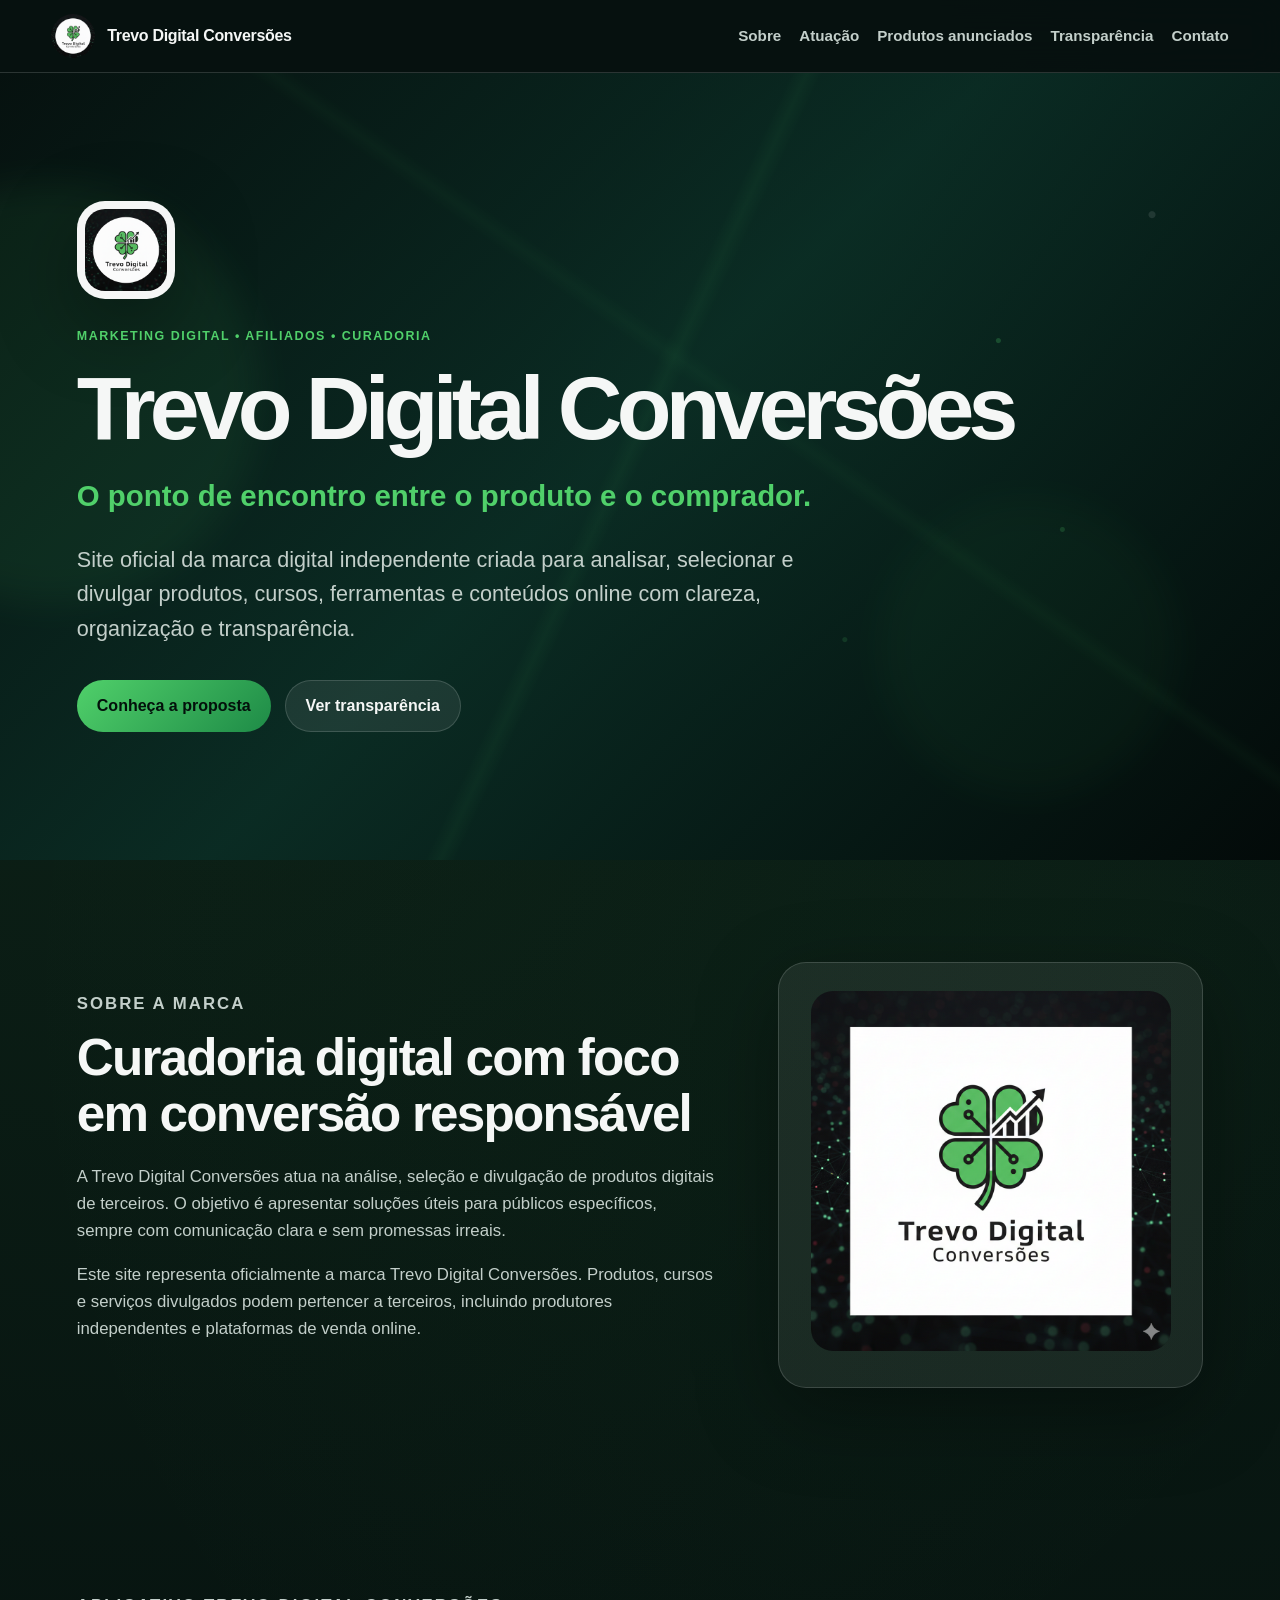
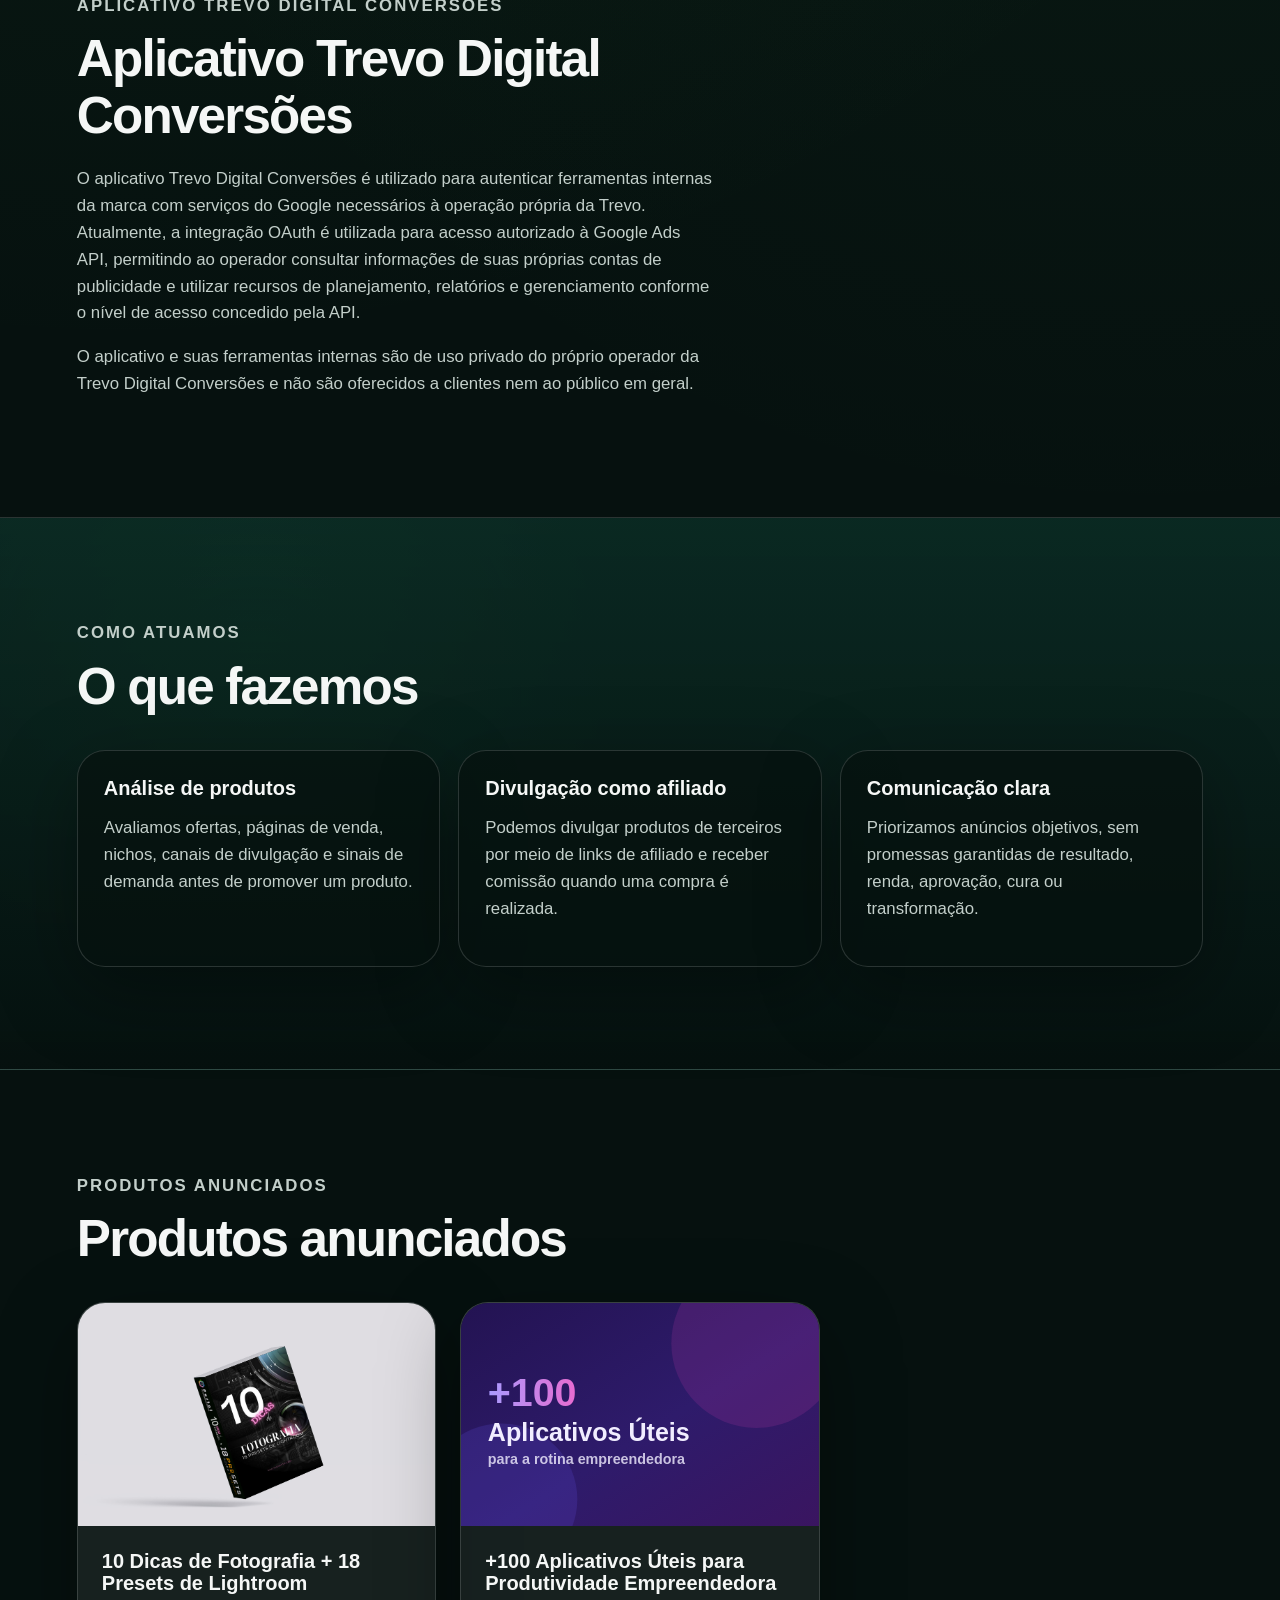
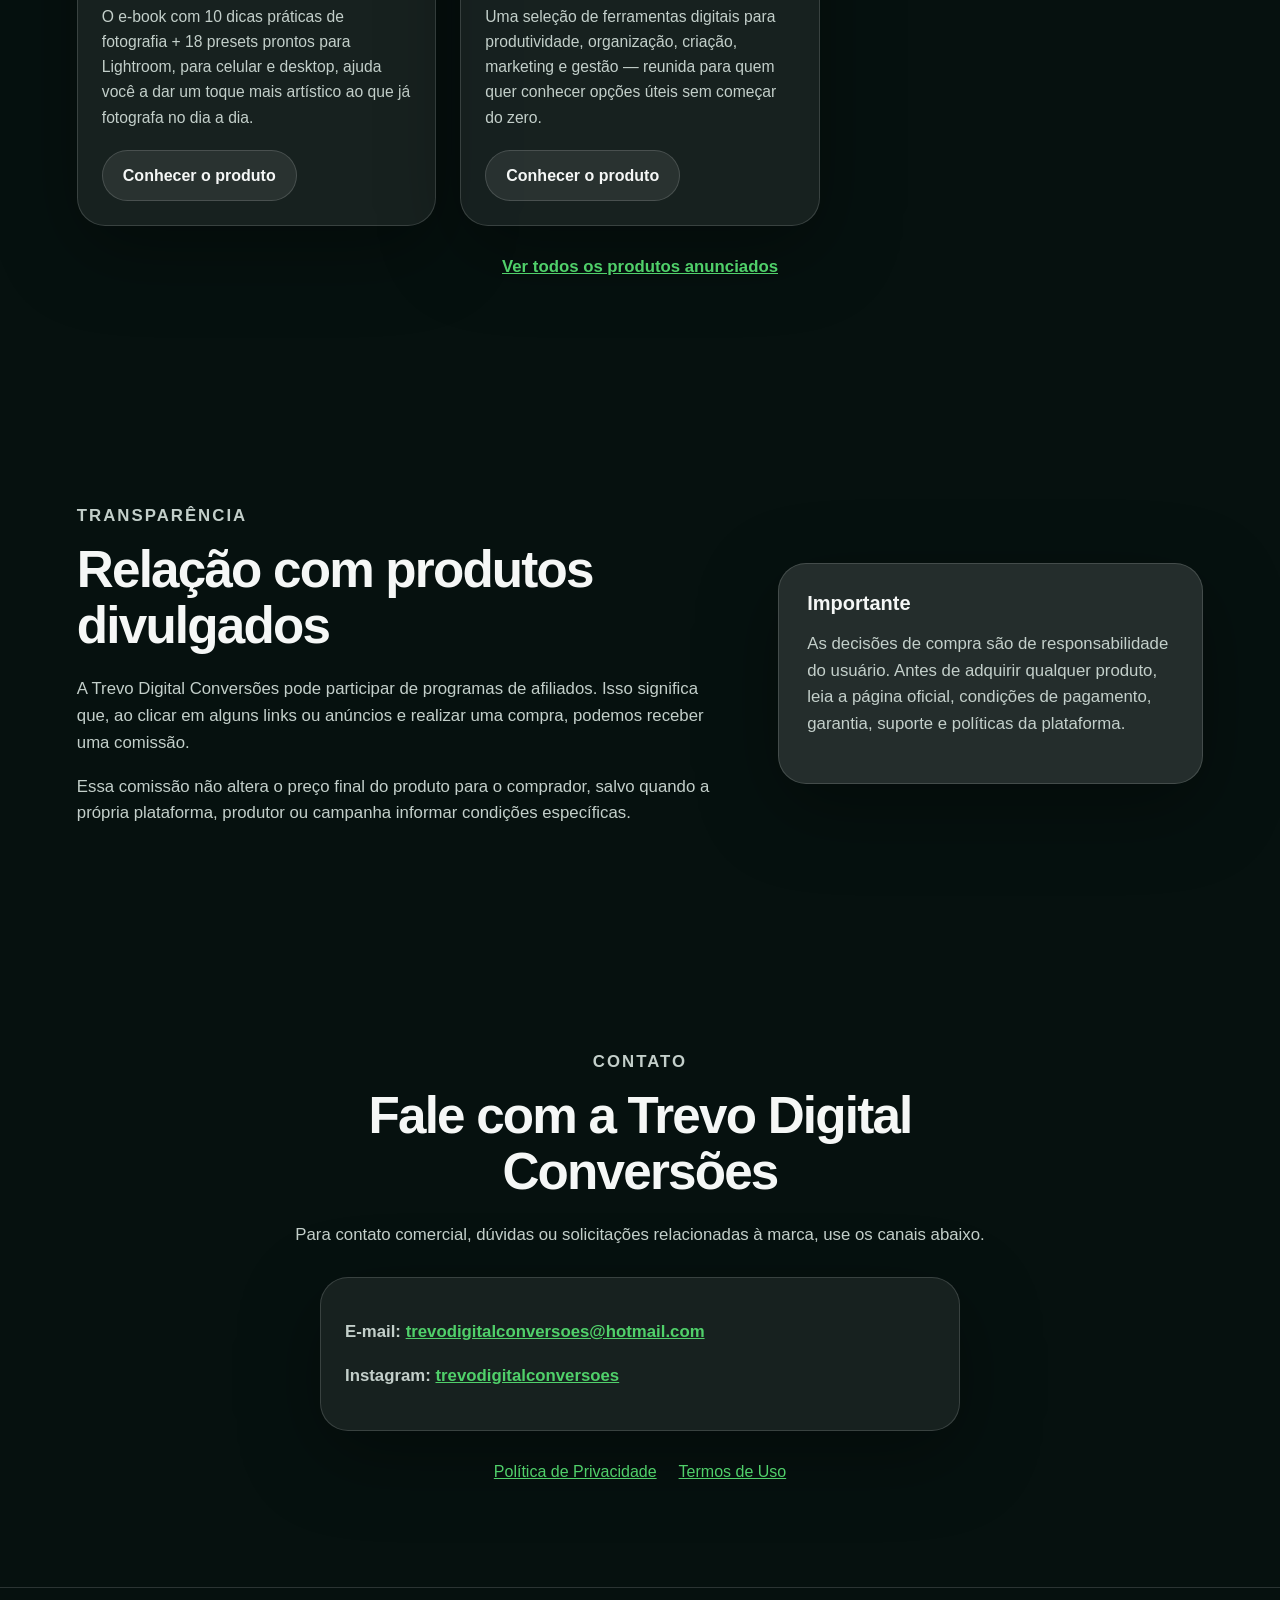
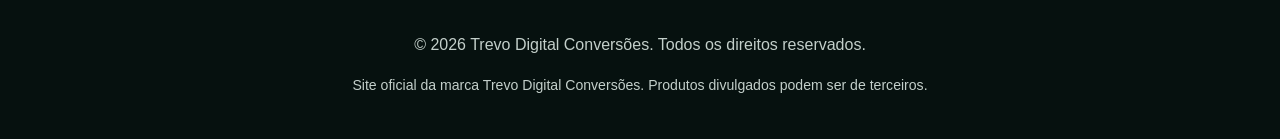
<file: index.html>
<!doctype html>
<html lang="pt-BR">
<head>
  <meta charset="utf-8">
  <meta name="viewport" content="width=device-width, initial-scale=1">
  <title>Trevo Digital Conversões</title>
  <meta name="description" content="Site oficial da Trevo Digital Conversões, marca digital independente de curadoria, análise e divulgação de produtos digitais.">
  <meta name="theme-color" content="#06110f">
  <meta name="robots" content="index, follow">
  <meta property="og:title" content="Trevo Digital Conversões">
  <meta property="og:description" content="Conexão estratégica entre produtos digitais e compradores.">
  <meta property="og:image" content="assets/logo-social.png">
  <meta property="og:type" content="website">
  <link rel="icon" href="assets/logo-social.png">
  <link rel="stylesheet" href="styles.css">
</head>

<body>
  <header class="site-header">
    <a class="brand" href="#inicio" aria-label="Trevo Digital Conversões">
      <img src="assets/logo-social.png" alt="Logo Trevo Digital Conversões">
      <span>Trevo Digital Conversões</span>
    </a>

    <nav aria-label="Navegação principal">
      <a href="#sobre">Sobre</a>
      <a href="#atuacao">Atuação</a>
      <a href="#produtos">Produtos anunciados</a>
      <a href="#transparencia">Transparência</a>
      <a href="#contato">Contato</a>
    </nav>
  </header>

  <main id="inicio">
    <section class="hero">
      <div class="hero-glow hero-glow-one"></div>
      <div class="hero-glow hero-glow-two"></div>
      <div class="network-bg" aria-hidden="true"></div>

      <div class="hero-content">
        <div class="hero-logo-wrap">
          <img src="assets/logo-social.png" alt="Logo Trevo Digital Conversões">
        </div>

        <p class="eyebrow">Marketing digital • Afiliados • Curadoria</p>

        <h1>Trevo Digital Conversões</h1>

        <p class="slogan">O ponto de encontro entre o produto e o comprador.</p>

        <p class="lead">
          Site oficial da marca digital independente criada para analisar, selecionar e divulgar
          produtos, cursos, ferramentas e conteúdos online com clareza, organização e transparência.
        </p>

        <div class="hero-actions">
          <a class="button primary" href="#atuacao">Conheça a proposta</a>
          <a class="button secondary" href="#transparencia">Ver transparência</a>
        </div>
      </div>
    </section>

    <section id="sobre" class="section">
      <div class="section-grid">
        <div>
          <p class="eyebrow">Sobre a marca</p>
          <h2>Curadoria digital com foco em conversão responsável</h2>
          <p>
            A Trevo Digital Conversões atua na análise, seleção e divulgação de produtos digitais
            de terceiros. O objetivo é apresentar soluções úteis para públicos específicos, sempre
            com comunicação clara e sem promessas irreais.
          </p>
          <p>
            Este site representa oficialmente a marca Trevo Digital Conversões. Produtos, cursos e
            serviços divulgados podem pertencer a terceiros, incluindo produtores independentes e
            plataformas de venda online.
          </p>
        </div>

        <div class="logo-card">
          <img src="assets/logo.png" alt="Símbolo e nome Trevo Digital Conversões">
        </div>
      </div>
    </section>

    <section class="section">
      <div class="section-grid">
        <div>
          <p class="eyebrow">Aplicativo Trevo Digital Conversões</p>
          <h2>Aplicativo Trevo Digital Conversões</h2>
          <p>
            O aplicativo Trevo Digital Conversões é utilizado para autenticar ferramentas internas da marca com serviços do Google necessários à operação própria da Trevo. Atualmente, a integração OAuth é utilizada para acesso autorizado à Google Ads API, permitindo ao operador consultar informações de suas próprias contas de publicidade e utilizar recursos de planejamento, relatórios e gerenciamento conforme o nível de acesso concedido pela API.
          </p>
          <p>
            O aplicativo e suas ferramentas internas são de uso privado do próprio operador da Trevo Digital Conversões e não são oferecidos a clientes nem ao público em geral.
          </p>
        </div>
      </div>
    </section>

    <section id="atuacao" class="section section-dark">
      <p class="eyebrow">Como atuamos</p>
      <h2>O que fazemos</h2>

      <div class="cards">
        <article class="card">
          <h3>Análise de produtos</h3>
          <p>
            Avaliamos ofertas, páginas de venda, nichos, canais de divulgação e sinais de demanda
            antes de promover um produto.
          </p>
        </article>

        <article class="card">
          <h3>Divulgação como afiliado</h3>
          <p>
            Podemos divulgar produtos de terceiros por meio de links de afiliado e receber comissão
            quando uma compra é realizada.
          </p>
        </article>

        <article class="card">
          <h3>Comunicação clara</h3>
          <p>
            Priorizamos anúncios objetivos, sem promessas garantidas de resultado, renda, aprovação,
            cura ou transformação.
          </p>
        </article>
      </div>
    </section>

    <section id="produtos" class="section">
      <p class="eyebrow">Produtos anunciados</p>
      <h2>Produtos anunciados</h2>

      <div class="product-grid">
        <article class="product-card">
          <a class="product-card-image" href="produtos/fotografia-presets-lightroom/" aria-hidden="true" tabindex="-1">
            <img src="produtos/fotografia-presets-lightroom/assets/mockup-hero-04.jpg" alt="10 dicas de fotografia + 18 presets de Lightroom" loading="lazy">
          </a>
          <div class="product-card-body">
            <h3>10 Dicas de Fotografia + 18 Presets de Lightroom</h3>
            <p>O e-book com 10 dicas práticas de fotografia + 18 presets prontos para Lightroom, para celular e desktop, ajuda você a dar um toque mais artístico ao que já fotografa no dia a dia.</p>
            <a class="button secondary" href="produtos/fotografia-presets-lightroom/">Conhecer o produto</a>
          </div>
        </article>

        <article class="product-card">
          <a class="product-card-image" href="produtos/100-aplicativos-uteis/" aria-hidden="true" tabindex="-1">
            <img src="assets/produtos/100-aplicativos-uteis-thumb.svg" alt="+100 Aplicativos Úteis para Produtividade Empreendedora" loading="lazy">
          </a>
          <div class="product-card-body">
            <h3>+100 Aplicativos Úteis para Produtividade Empreendedora</h3>
            <p>Uma seleção de ferramentas digitais para produtividade, organização, criação, marketing e gestão — reunida para quem quer conhecer opções úteis sem começar do zero.</p>
            <a class="button secondary" href="produtos/100-aplicativos-uteis/">Conhecer o produto</a>
          </div>
        </article>
      </div>

      <p class="products-catalog-link"><a href="produtos/">Ver todos os produtos anunciados</a></p>
    </section>

    <section id="transparencia" class="section">
      <div class="section-grid">
        <div>
          <p class="eyebrow">Transparência</p>
          <h2>Relação com produtos divulgados</h2>
          <p>
            A Trevo Digital Conversões pode participar de programas de afiliados. Isso significa que,
            ao clicar em alguns links ou anúncios e realizar uma compra, podemos receber uma comissão.
          </p>
          <p>
            Essa comissão não altera o preço final do produto para o comprador, salvo quando a própria
            plataforma, produtor ou campanha informar condições específicas.
          </p>
        </div>

        <div class="notice">
          <h3>Importante</h3>
          <p>
            As decisões de compra são de responsabilidade do usuário. Antes de adquirir qualquer produto,
            leia a página oficial, condições de pagamento, garantia, suporte e políticas da plataforma.
          </p>
        </div>
      </div>
    </section>

    <section id="contato" class="section section-contact">
      <p class="eyebrow">Contato</p>
      <h2>Fale com a Trevo Digital Conversões</h2>
      <p>
        Para contato comercial, dúvidas ou solicitações relacionadas à marca, use os canais abaixo.
      </p>

      <div class="contact-box">
        <p><strong>E-mail:</strong> <a href="mailto:trevodigitalconversoes@hotmail.com">trevodigitalconversoes@hotmail.com</a></p>
        <p><strong>Instagram:</strong> <a href="https://www.instagram.com/trevodigitalconversoes/" target="_blank" rel="noopener">trevodigitalconversoes</a></p>
      </div>

      <div class="links-footer">
        <a href="politica-de-privacidade.html">Política de Privacidade</a>
        <a href="termos-de-uso.html">Termos de Uso</a>
      </div>
    </section>
  </main>

  <footer class="site-footer">
    <p>© 2026 Trevo Digital Conversões. Todos os direitos reservados.</p>
    <p class="small">
      Site oficial da marca Trevo Digital Conversões. Produtos divulgados podem ser de terceiros.
    </p>
  </footer>
</body>
</html>
</file>
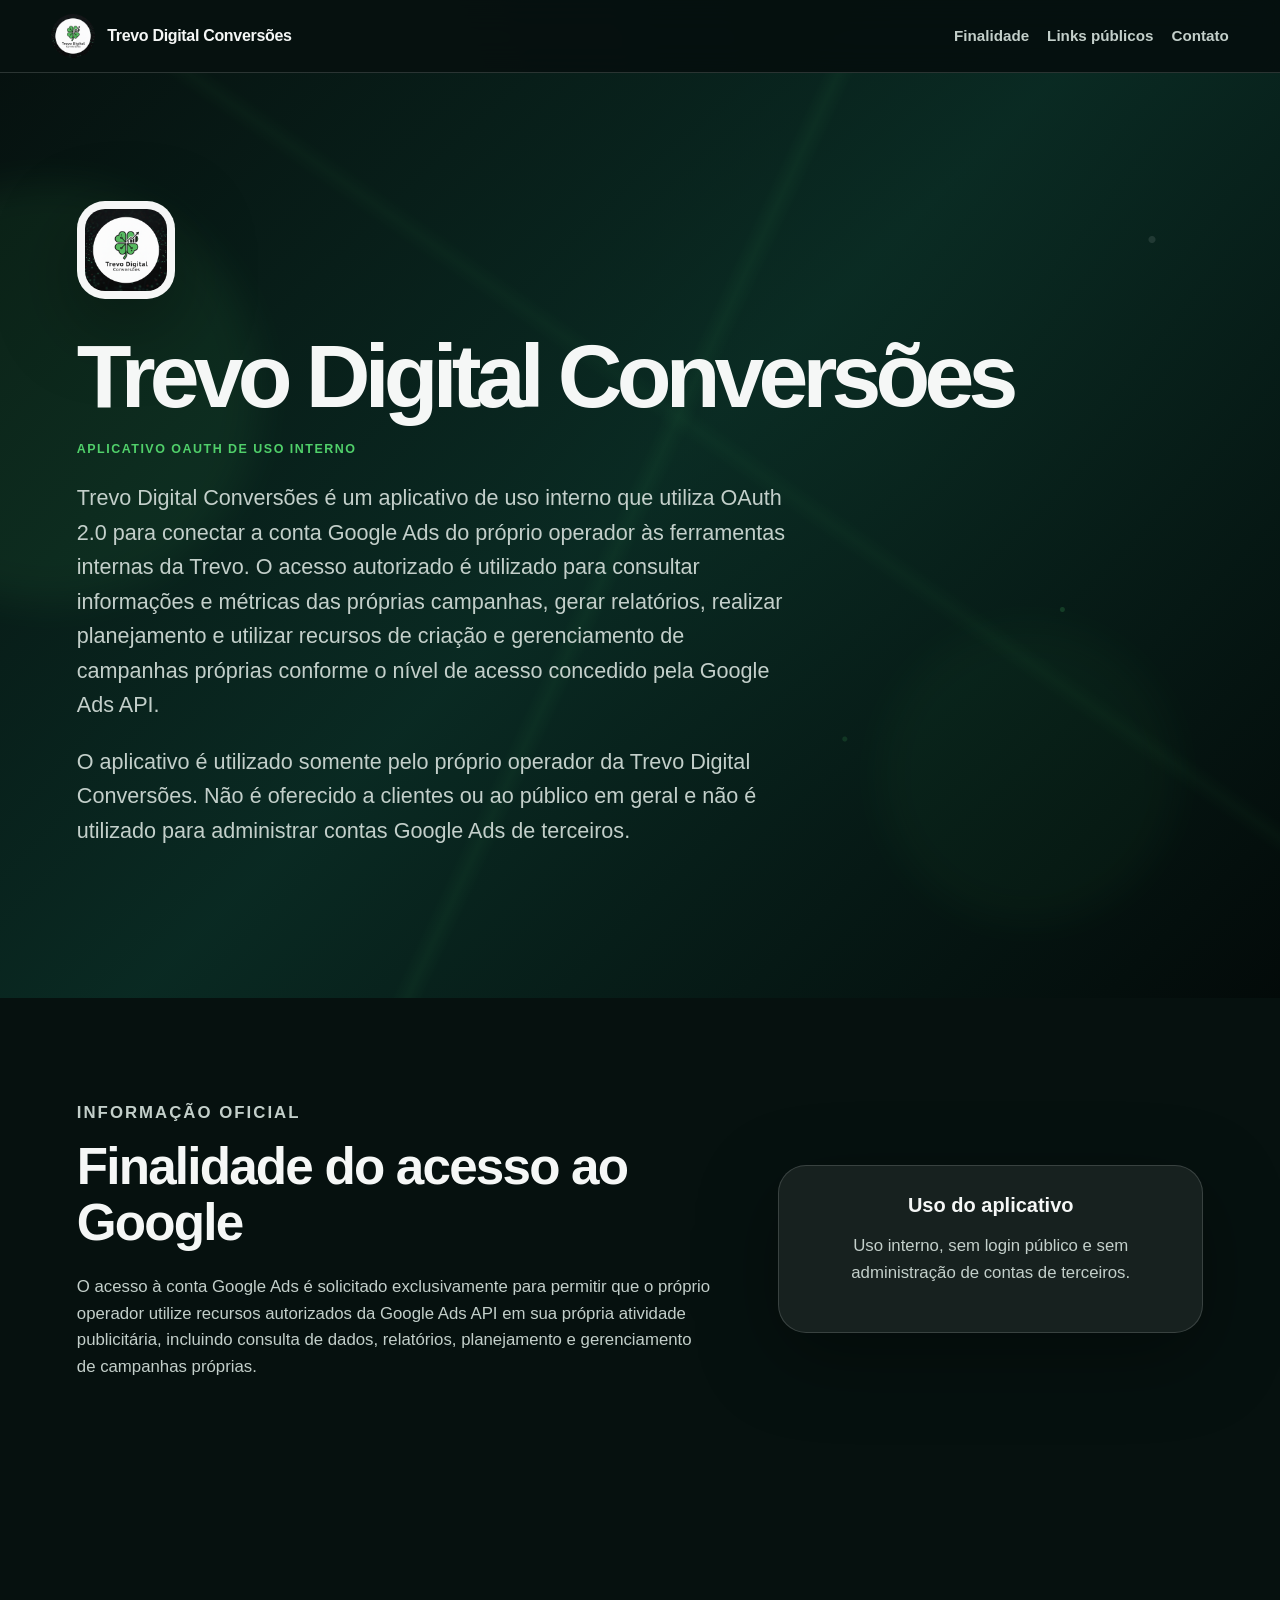
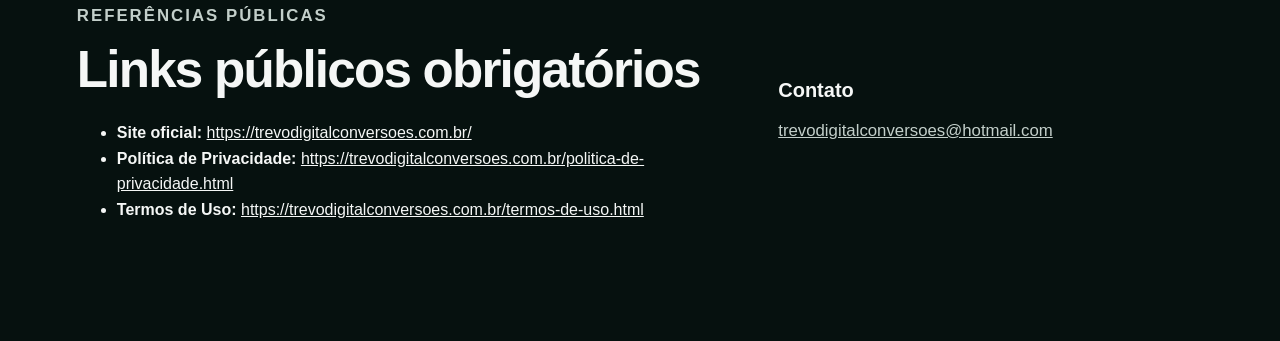
<file: aplicativo/index.html>
<!doctype html>
<html lang="pt-BR">
<head>
  <meta charset="utf-8">
  <meta name="viewport" content="width=device-width, initial-scale=1">
  <title>Trevo Digital Conversões</title>
  <meta name="description" content="Informações oficiais sobre o aplicativo OAuth Trevo Digital Conversões e sua integração com a Google Ads API.">
  <meta name="theme-color" content="#06110f">
  <meta name="robots" content="index, follow">
  <meta property="og:title" content="Trevo Digital Conversões">
  <meta property="og:description" content="Informações oficiais sobre o aplicativo OAuth Trevo Digital Conversões e sua integração com a Google Ads API.">
  <meta property="og:image" content="../assets/logo-social.png">
  <meta property="og:type" content="website">
  <link rel="canonical" href="https://trevodigitalconversoes.com.br/aplicativo/">
  <link rel="icon" href="../assets/logo-social.png">
  <link rel="stylesheet" href="../styles.css">
</head>

<body>
  <header class="site-header">
    <a class="brand" href="https://trevodigitalconversoes.com.br/aplicativo/" aria-label="Trevo Digital Conversões">
      <img src="../assets/logo-social.png" alt="Logo Trevo Digital Conversões">
      <span>Trevo Digital Conversões</span>
    </a>

    <nav aria-label="Navegação da página">
      <a href="#finalidade">Finalidade</a>
      <a href="#links-publicos">Links públicos</a>
      <a href="#contato">Contato</a>
    </nav>
  </header>

  <main>
    <section class="hero">
      <div class="hero-glow hero-glow-one"></div>
      <div class="hero-glow hero-glow-two"></div>
      <div class="network-bg" aria-hidden="true"></div>

      <div class="hero-content">
        <div class="hero-logo-wrap">
          <img src="../assets/logo-social.png" alt="Logo Trevo Digital Conversões">
        </div>

        <h1>Trevo Digital Conversões</h1>

        <p class="eyebrow">Aplicativo OAuth de uso interno</p>

        <p class="lead">
          Trevo Digital Conversões é um aplicativo de uso interno que utiliza OAuth 2.0 para conectar a conta Google Ads do próprio operador às ferramentas internas da Trevo. O acesso autorizado é utilizado para consultar informações e métricas das próprias campanhas, gerar relatórios, realizar planejamento e utilizar recursos de criação e gerenciamento de campanhas próprias conforme o nível de acesso concedido pela Google Ads API.
        </p>

        <p class="lead">
          O aplicativo é utilizado somente pelo próprio operador da Trevo Digital Conversões. Não é oferecido a clientes ou ao público em geral e não é utilizado para administrar contas Google Ads de terceiros.
        </p>
      </div>
    </section>

    <section id="finalidade" class="section">
      <div class="section-grid">
        <div>
          <p class="eyebrow">Informação oficial</p>
          <h2>Finalidade do acesso ao Google</h2>
          <p>
            O acesso à conta Google Ads é solicitado exclusivamente para permitir que o próprio operador utilize recursos autorizados da Google Ads API em sua própria atividade publicitária, incluindo consulta de dados, relatórios, planejamento e gerenciamento de campanhas próprias.
          </p>
        </div>

        <div class="logo-card">
          <h3>Uso do aplicativo</h3>
          <p>Uso interno, sem login público e sem administração de contas de terceiros.</p>
        </div>
      </div>
    </section>

    <section id="links-publicos" class="section alt-section">
      <div class="section-grid">
        <div>
          <p class="eyebrow">Referências públicas</p>
          <h2>Links públicos obrigatórios</h2>
          <ul class="disclosure-list">
            <li>
              <strong>Site oficial:</strong>
              <a href="https://trevodigitalconversoes.com.br/">https://trevodigitalconversoes.com.br/</a>
            </li>
            <li>
              <strong>Política de Privacidade:</strong>
              <a href="https://trevodigitalconversoes.com.br/politica-de-privacidade.html">https://trevodigitalconversoes.com.br/politica-de-privacidade.html</a>
            </li>
            <li>
              <strong>Termos de Uso:</strong>
              <a href="https://trevodigitalconversoes.com.br/termos-de-uso.html">https://trevodigitalconversoes.com.br/termos-de-uso.html</a>
            </li>
          </ul>
        </div>

        <div id="contato" class="contact-card">
          <h3>Contato</h3>
          <p>
            <a href="mailto:trevodigitalconversoes@hotmail.com">trevodigitalconversoes@hotmail.com</a>
          </p>
        </div>
      </div>
    </section>
  </main>
</body>
</html>
</file>
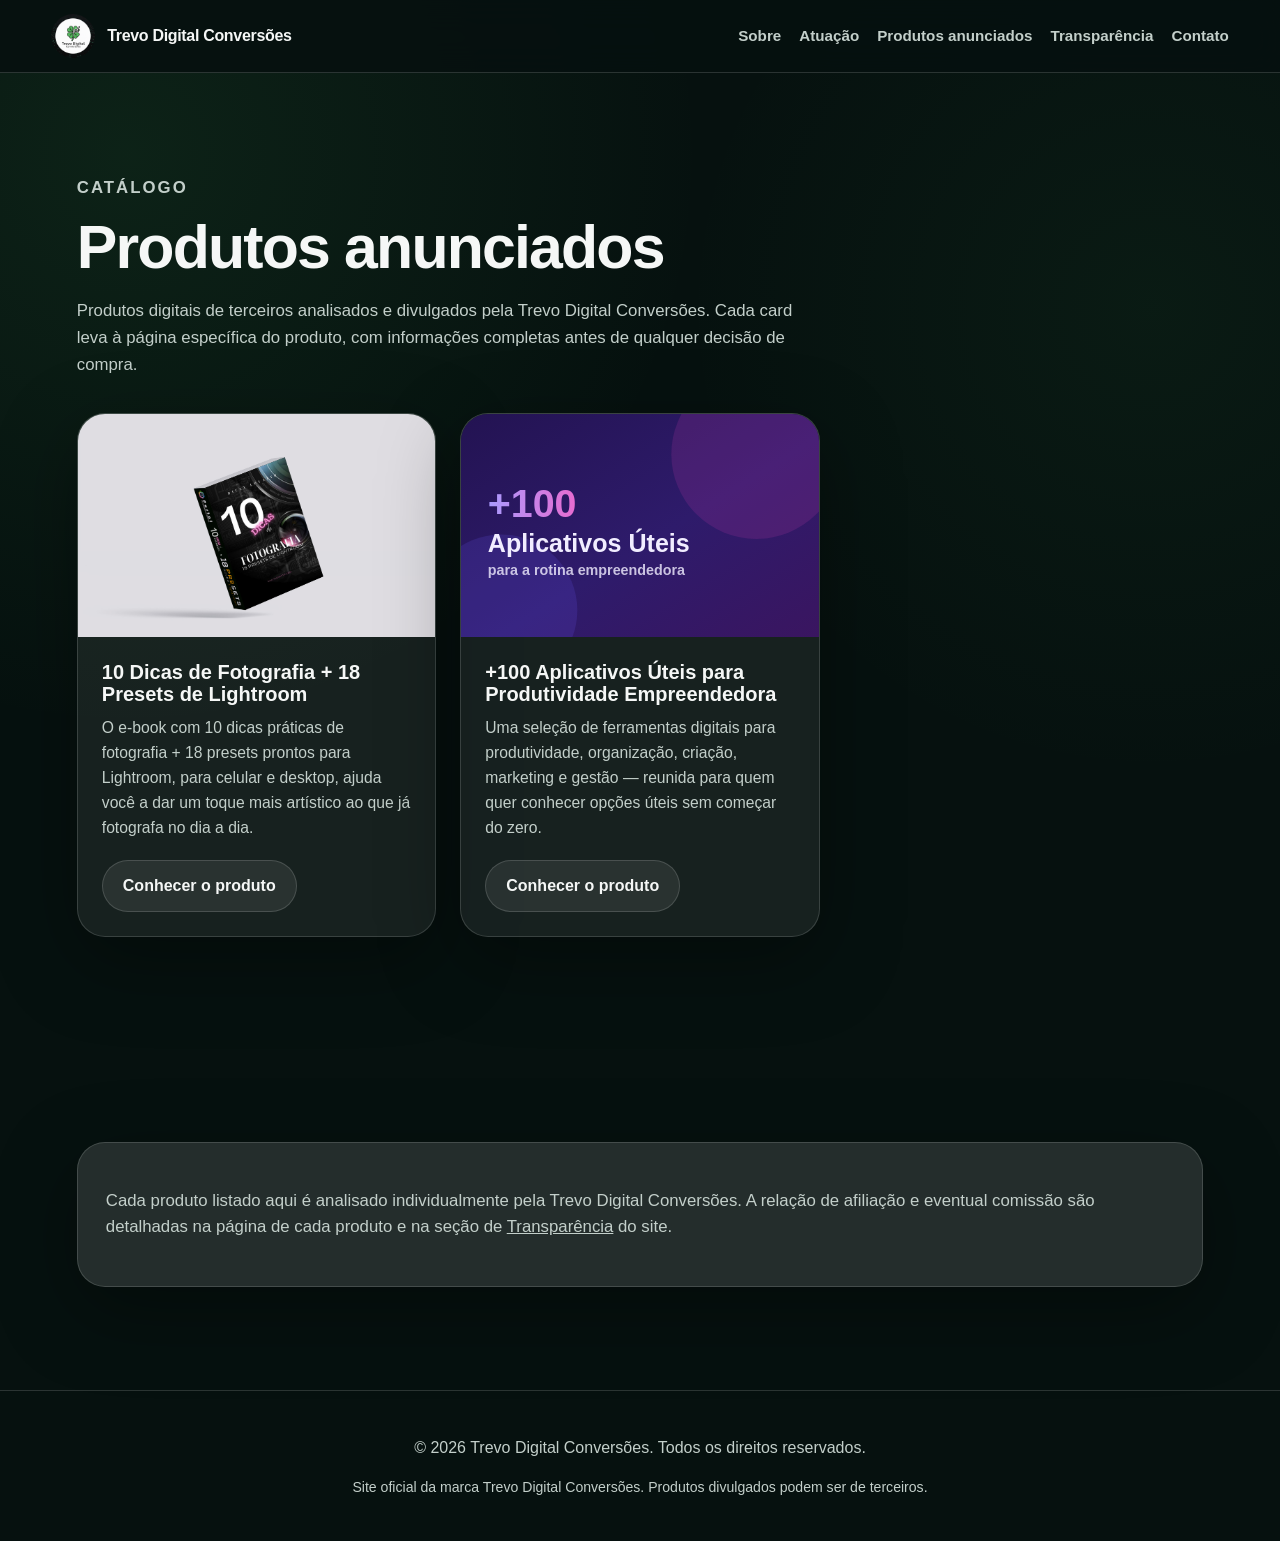
<file: produtos/index.html>
<!doctype html>
<html lang="pt-BR">
<head>
  <meta charset="utf-8">
  <meta name="viewport" content="width=device-width, initial-scale=1">
  <title>Produtos anunciados | Trevo Digital Conversões</title>
  <meta name="description" content="Catálogo de produtos digitais analisados e divulgados pela Trevo Digital Conversões.">
  <meta name="theme-color" content="#06110f">
  <meta name="robots" content="index,follow">
  <link rel="canonical" href="https://trevodigitalconversoes.com.br/produtos/">
  <meta property="og:title" content="Produtos anunciados | Trevo Digital Conversões">
  <meta property="og:description" content="Catálogo de produtos digitais analisados e divulgados pela Trevo Digital Conversões.">
  <meta property="og:image" content="../assets/logo-social.png">
  <meta property="og:type" content="website">
  <meta property="og:url" content="https://trevodigitalconversoes.com.br/produtos/">
  <link rel="icon" href="../assets/logo-social.png">
  <link rel="stylesheet" href="../styles.css">
</head>

<body>
  <header class="site-header">
    <a class="brand" href="../index.html" aria-label="Trevo Digital Conversões">
      <img src="../assets/logo-social.png" alt="Logo Trevo Digital Conversões">
      <span>Trevo Digital Conversões</span>
    </a>

    <nav aria-label="Navegação principal">
      <a href="../index.html#sobre">Sobre</a>
      <a href="../index.html#atuacao">Atuação</a>
      <a href="../produtos/">Produtos anunciados</a>
      <a href="../index.html#transparencia">Transparência</a>
      <a href="../index.html#contato">Contato</a>
    </nav>
  </header>

  <main id="inicio" class="catalog-page">
    <section class="section">
      <p class="eyebrow">Catálogo</p>
      <h1>Produtos anunciados</h1>
      <p class="lead">
        Produtos digitais de terceiros analisados e divulgados pela Trevo Digital Conversões.
        Cada card leva à página específica do produto, com informações completas antes de qualquer decisão de compra.
      </p>

      <div class="product-grid">
        <article class="product-card">
          <a class="product-card-image" href="fotografia-presets-lightroom/" aria-hidden="true" tabindex="-1">
            <img src="fotografia-presets-lightroom/assets/mockup-hero-04.jpg" alt="10 dicas de fotografia + 18 presets de Lightroom" loading="lazy">
          </a>
          <div class="product-card-body">
            <h3>10 Dicas de Fotografia + 18 Presets de Lightroom</h3>
            <p>O e-book com 10 dicas práticas de fotografia + 18 presets prontos para Lightroom, para celular e desktop, ajuda você a dar um toque mais artístico ao que já fotografa no dia a dia.</p>
            <a class="button secondary" href="fotografia-presets-lightroom/">Conhecer o produto</a>
          </div>
        </article>

        <article class="product-card">
          <a class="product-card-image" href="100-aplicativos-uteis/" aria-hidden="true" tabindex="-1">
            <img src="../assets/produtos/100-aplicativos-uteis-thumb.svg" alt="+100 Aplicativos Úteis para Produtividade Empreendedora" loading="lazy">
          </a>
          <div class="product-card-body">
            <h3>+100 Aplicativos Úteis para Produtividade Empreendedora</h3>
            <p>Uma seleção de ferramentas digitais para produtividade, organização, criação, marketing e gestão — reunida para quem quer conhecer opções úteis sem começar do zero.</p>
            <a class="button secondary" href="100-aplicativos-uteis/">Conhecer o produto</a>
          </div>
        </article>
      </div>
    </section>

    <section class="section">
      <div class="notice">
        <p>Cada produto listado aqui é analisado individualmente pela Trevo Digital Conversões. A relação de afiliação e eventual comissão são detalhadas na página de cada produto e na seção de <a href="../index.html#transparencia">Transparência</a> do site.</p>
      </div>
    </section>
  </main>

  <footer class="site-footer">
    <p>© 2026 Trevo Digital Conversões. Todos os direitos reservados.</p>
    <p class="small">
      Site oficial da marca Trevo Digital Conversões. Produtos divulgados podem ser de terceiros.
    </p>
  </footer>
</body>
</html>
</file>
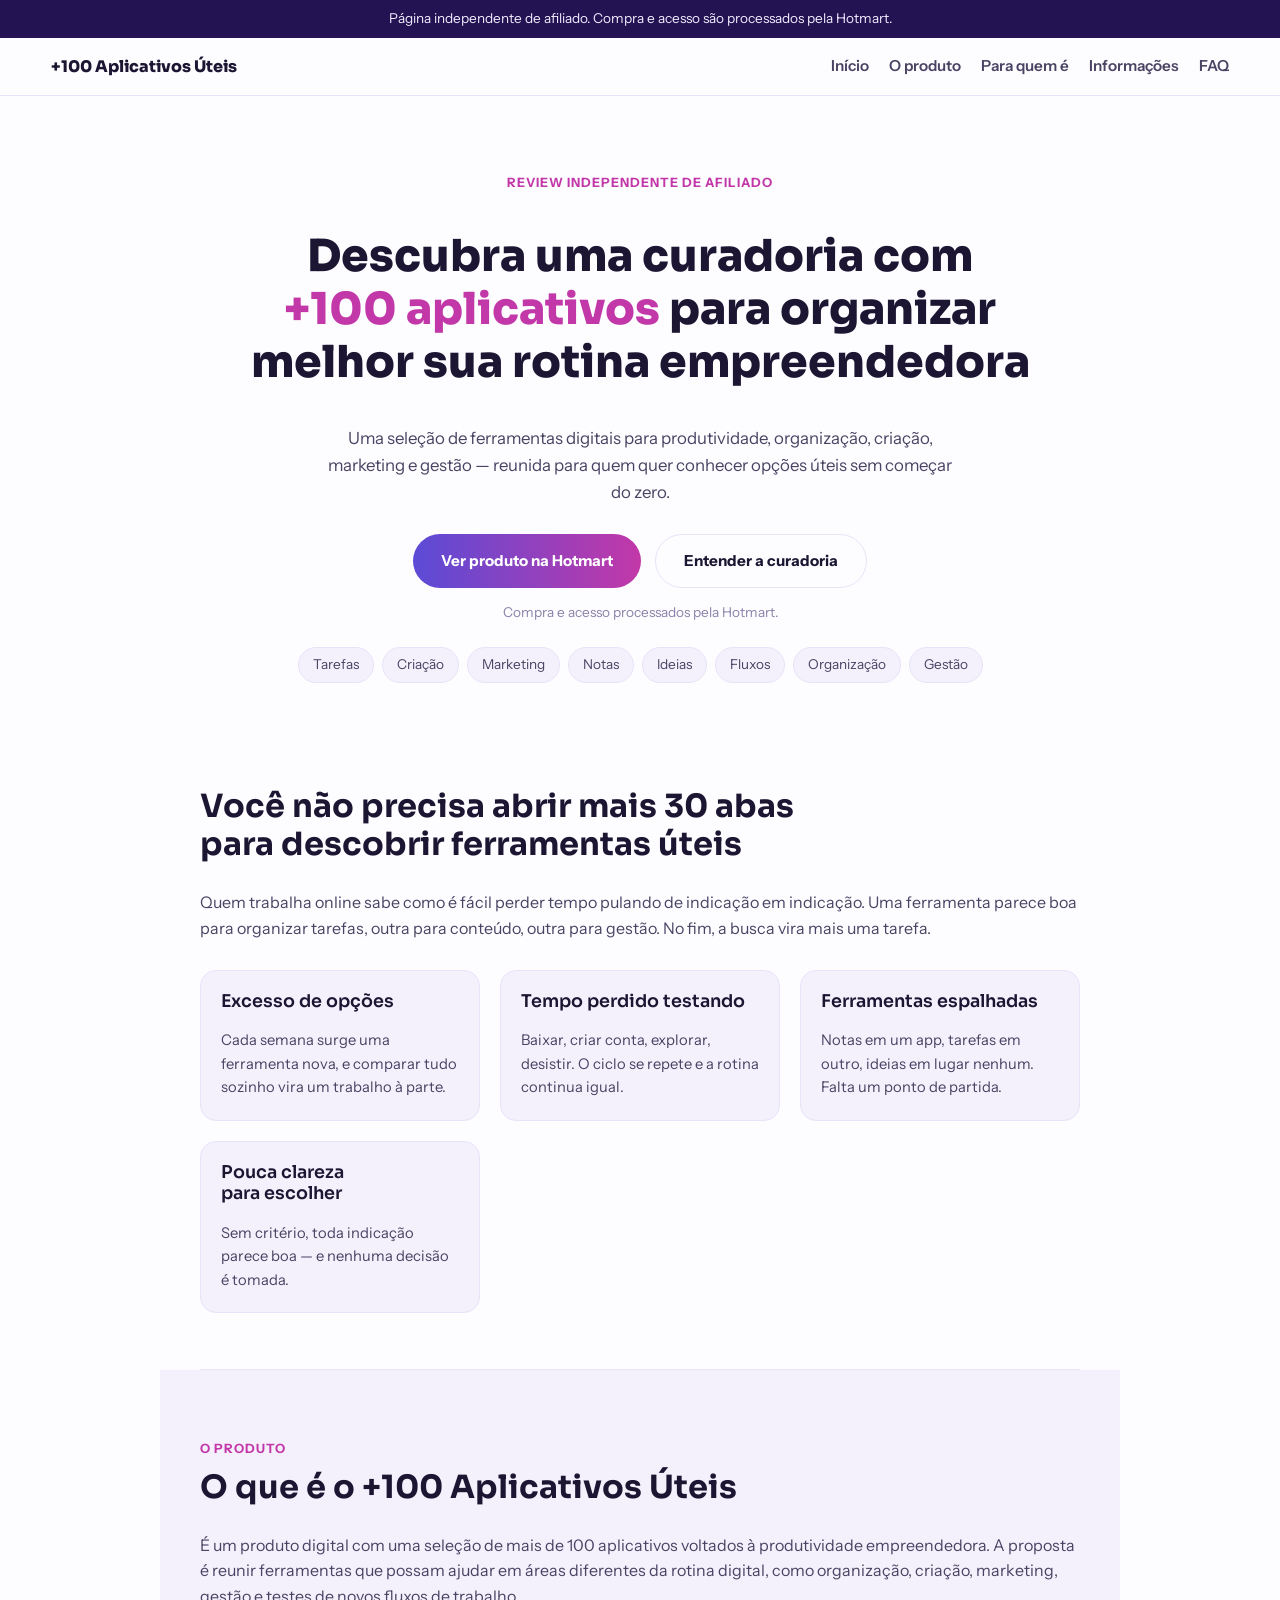
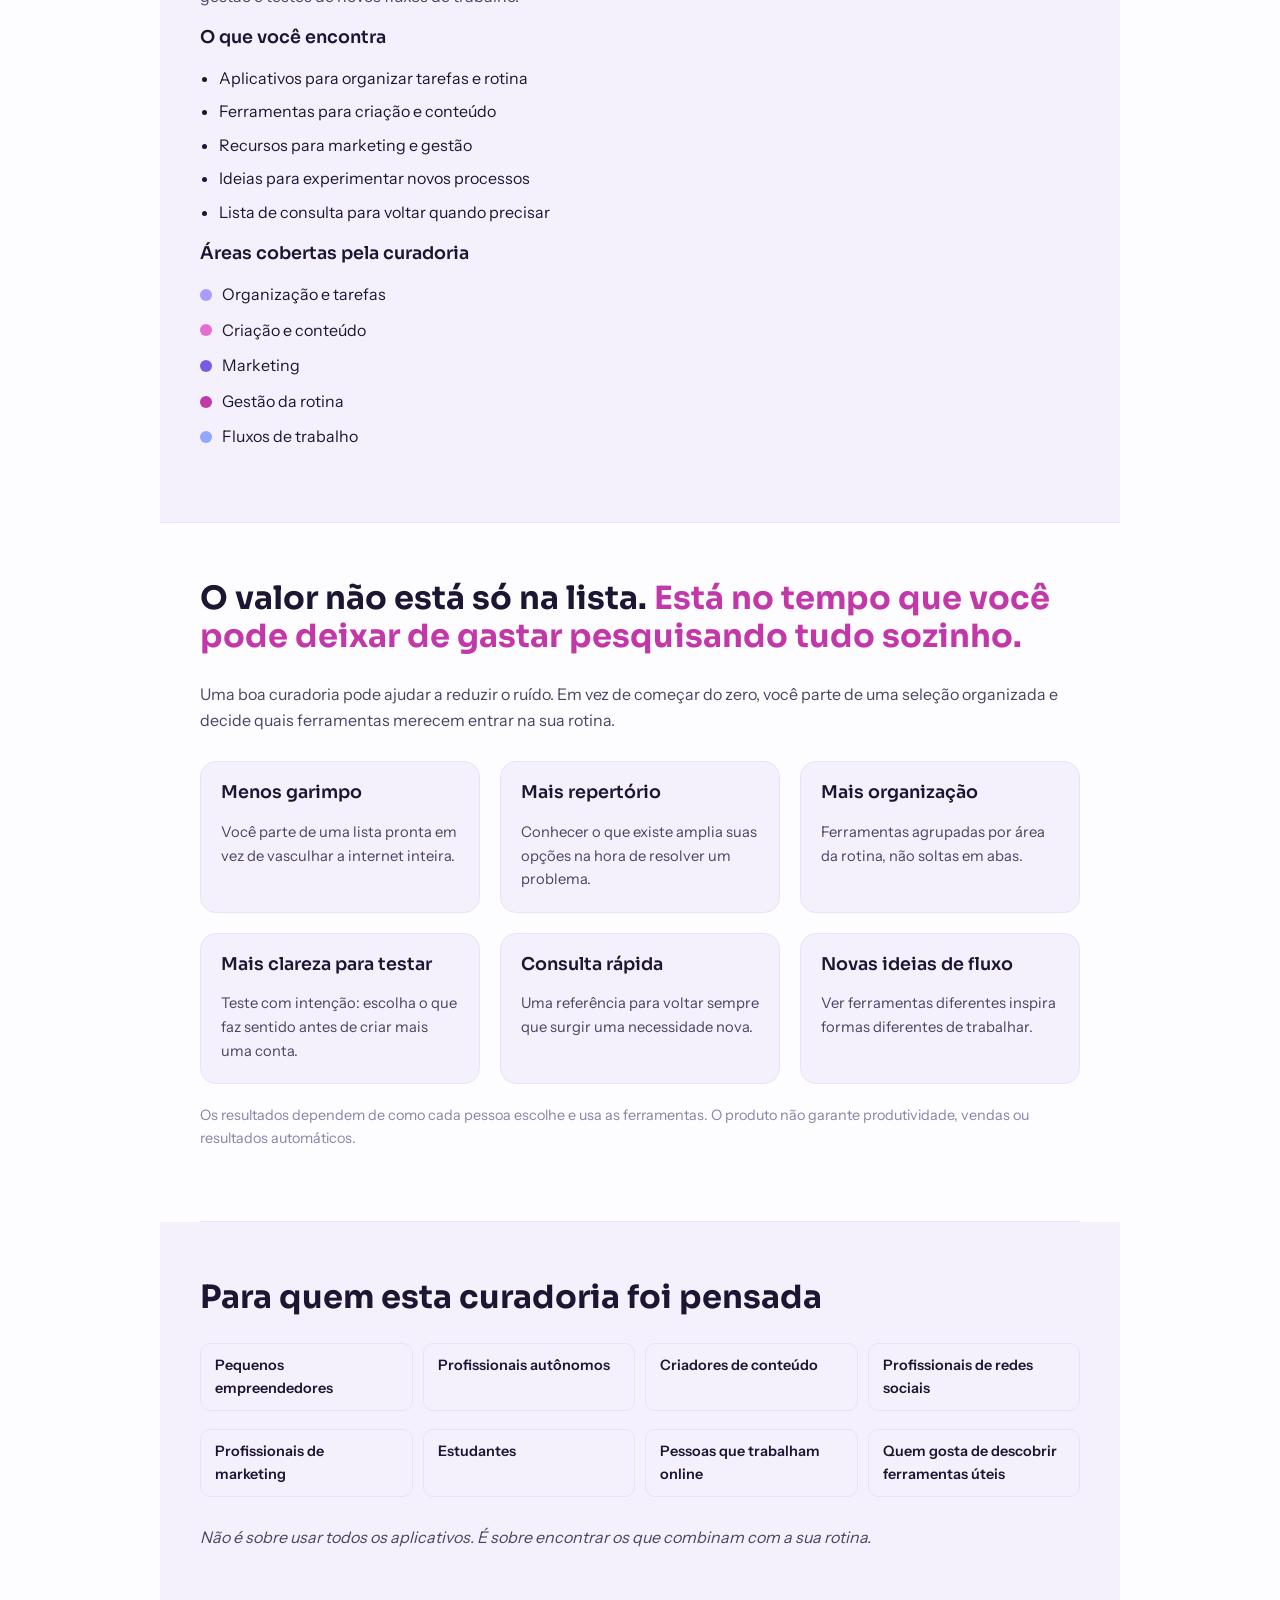
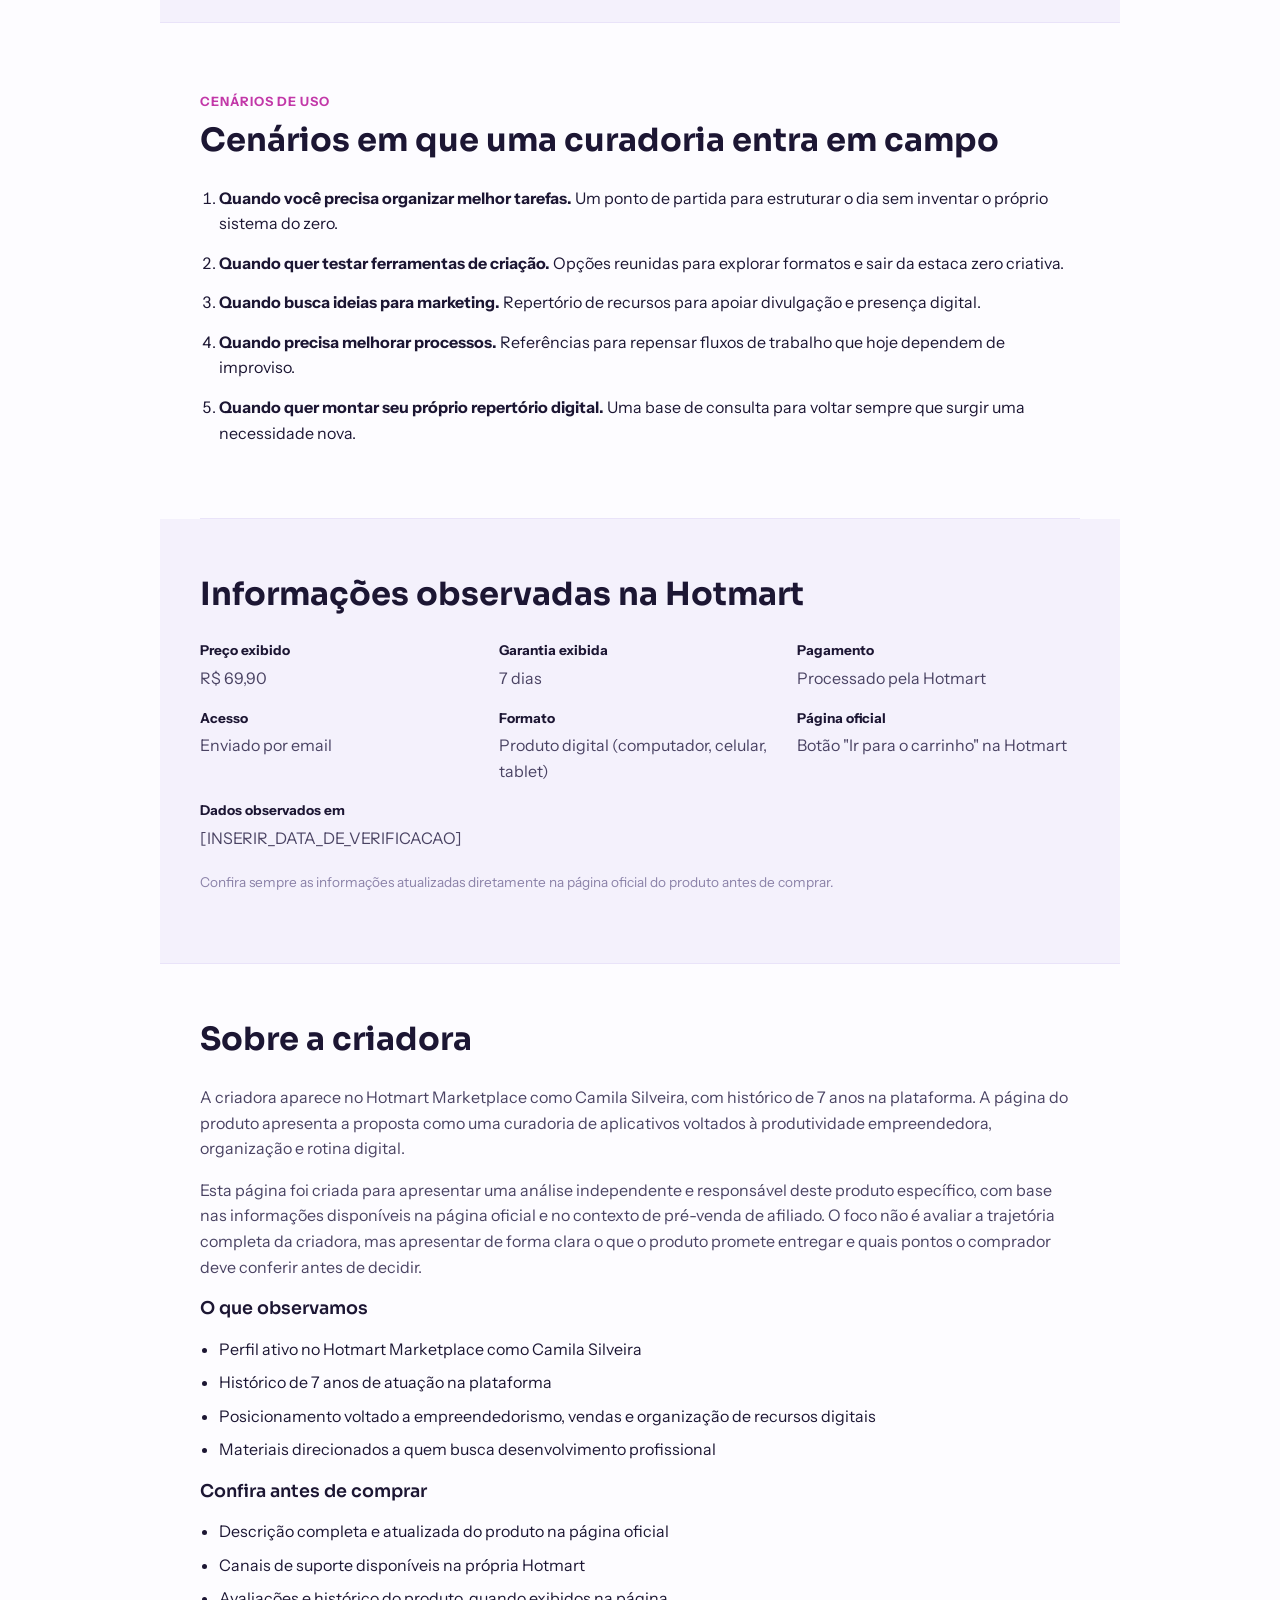
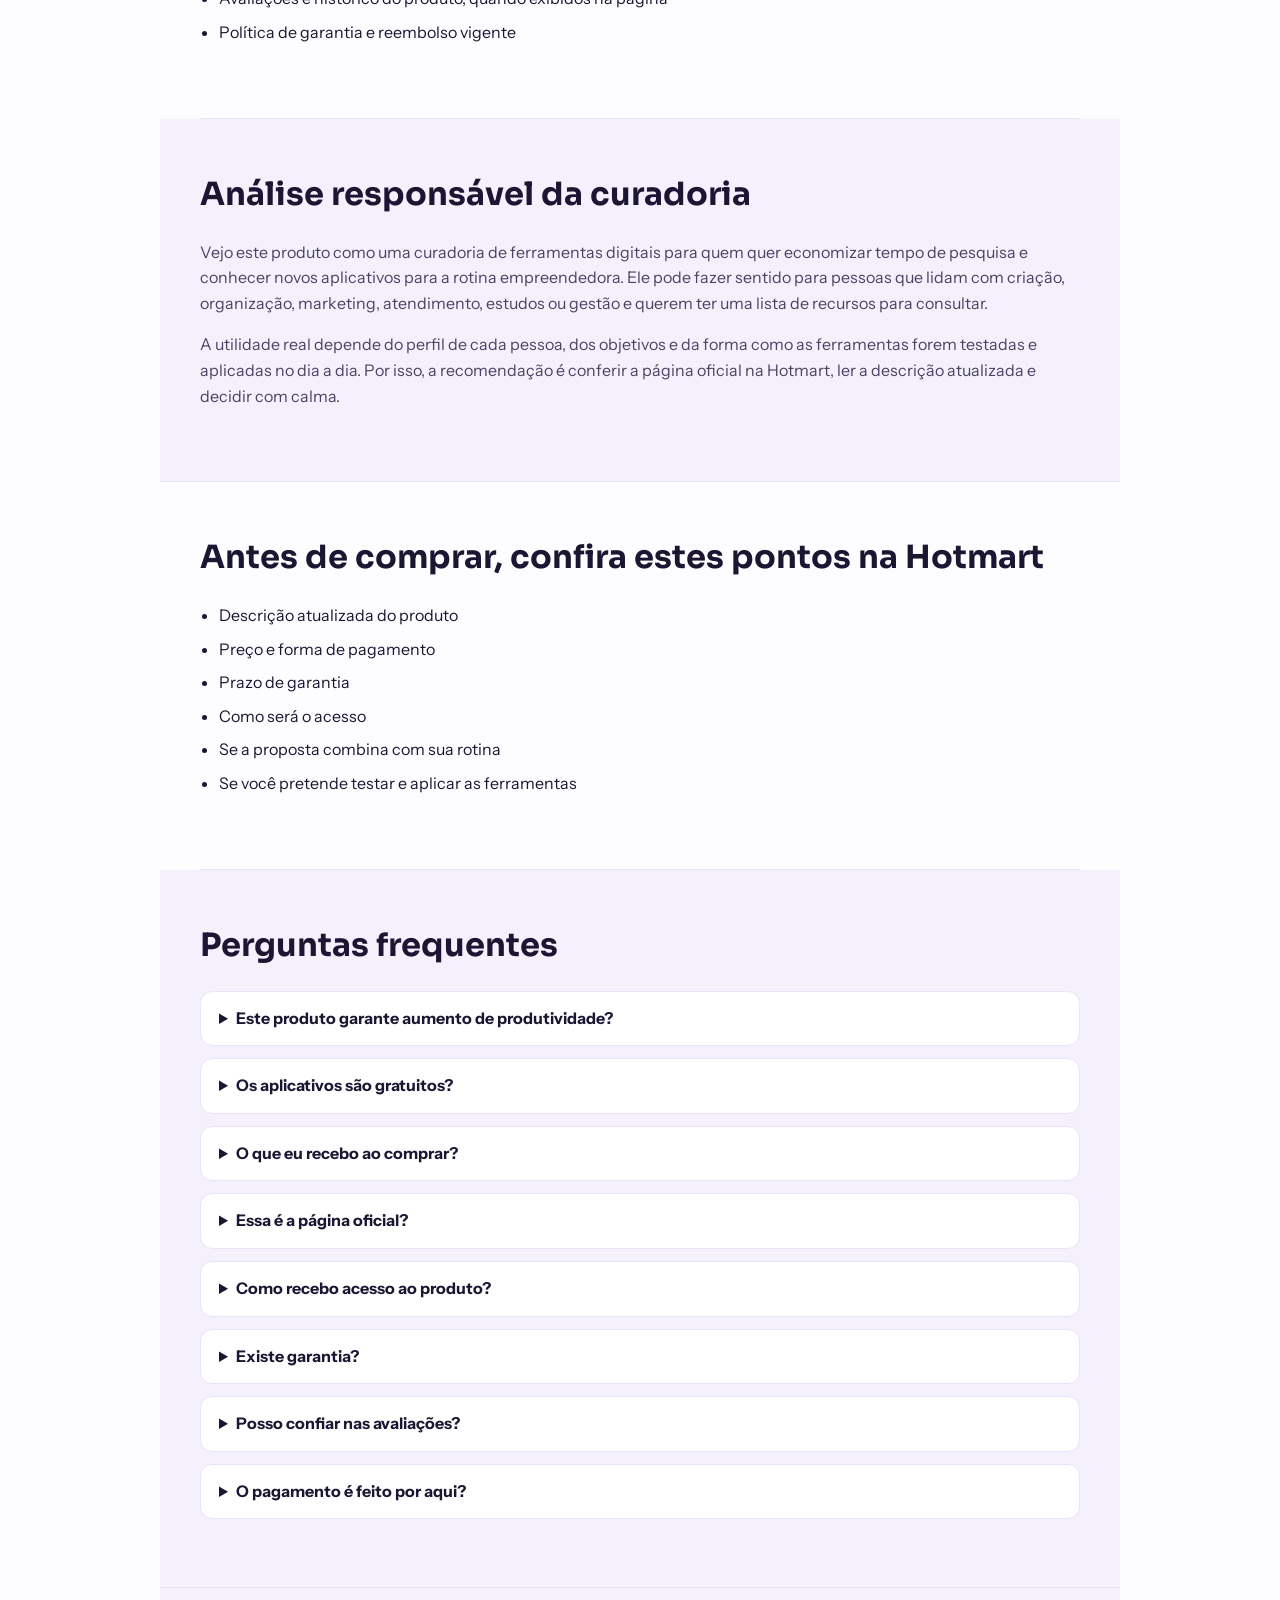
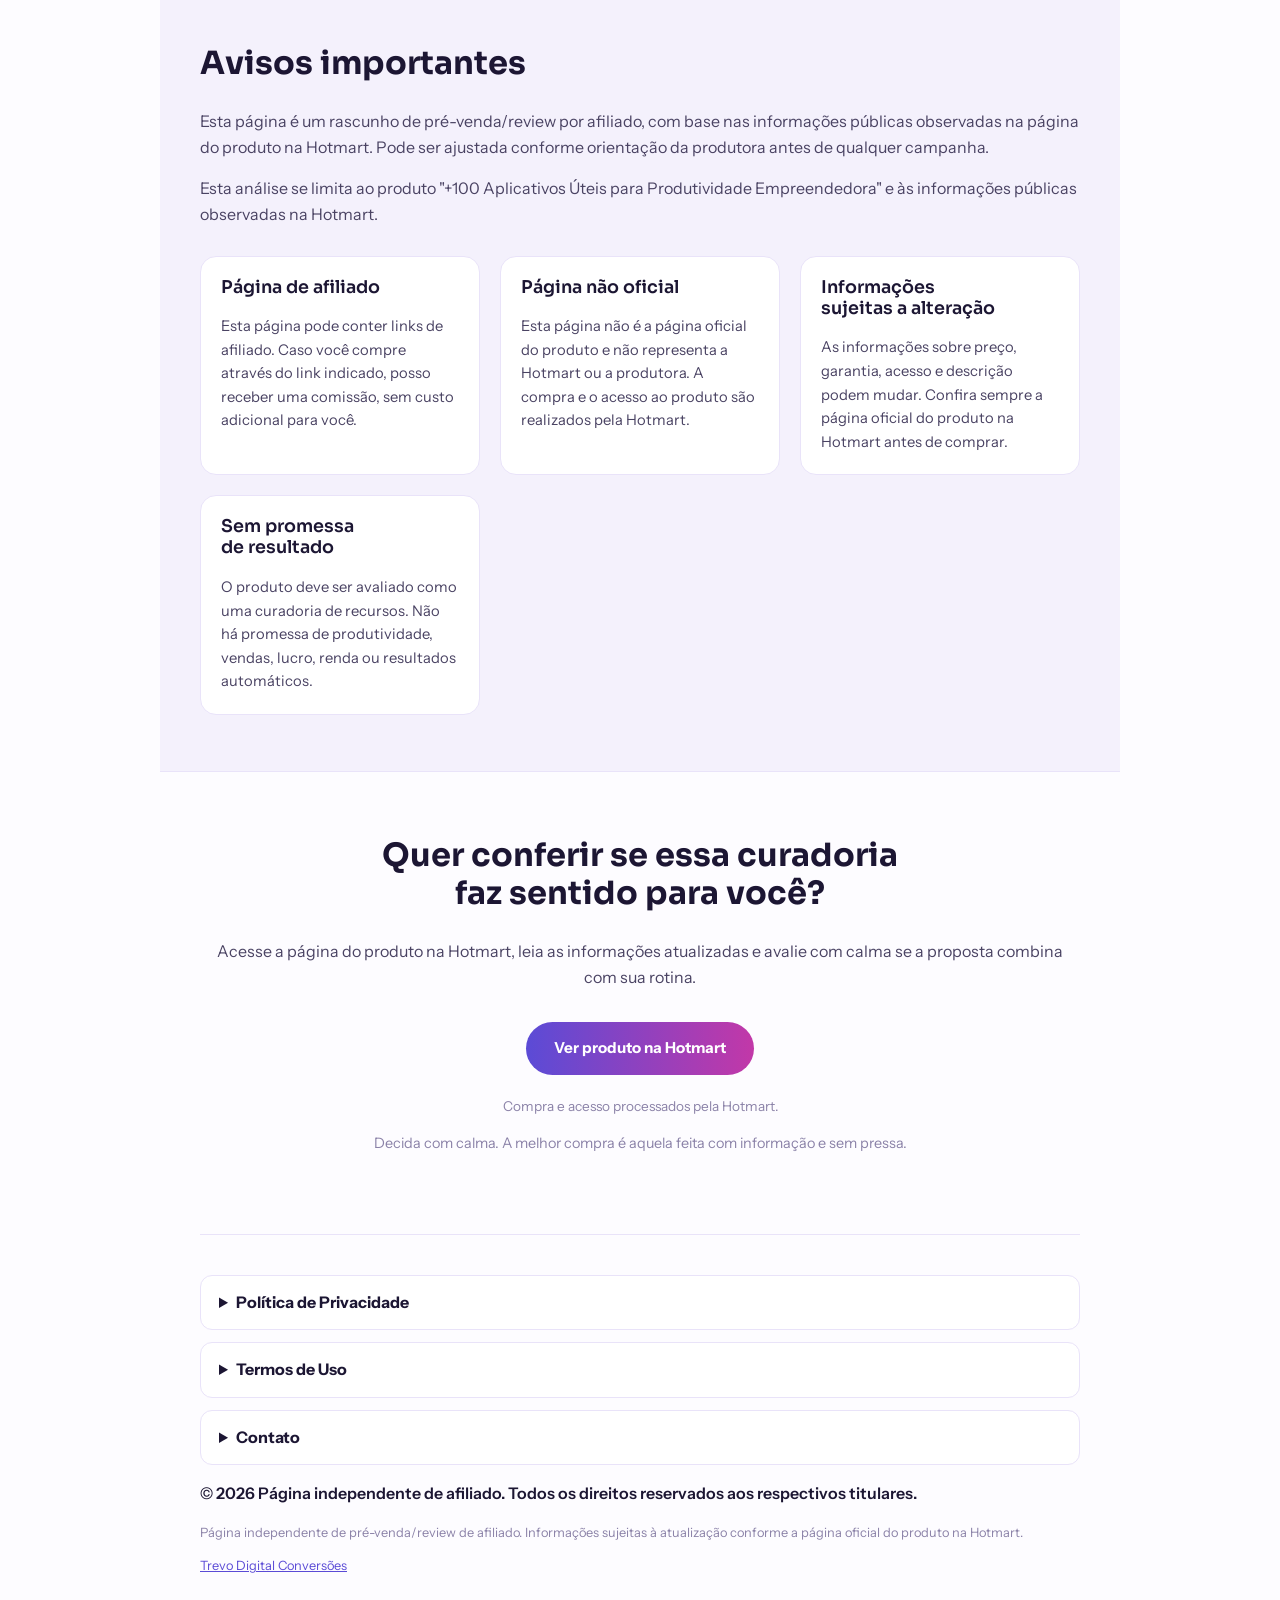
<file: aprovacao/100-aplicativos-uteis/index.html>
<!doctype html>
<html lang="pt-BR">
<head>
  <meta charset="UTF-8" />
  <meta name="viewport" content="width=device-width, initial-scale=1.0" />

  <title>+100 Aplicativos Úteis para Produtividade Empreendedora | Análise de Afiliado</title>
  <meta
    name="description"
    content="Conheça uma curadoria com mais de 100 aplicativos para produtividade, organização, criação, marketing e gestão. Página independente de afiliado com compra processada pela Hotmart."
  />

  <!-- Rascunho aguardando aprovação da produtora: noindex,nofollow enquanto
       não houver aprovação explícita da produtora sobre o conteúdo. -->
  <meta name="robots" content="noindex,nofollow" />

  <link rel="canonical" href="https://trevodigitalconversoes.github.io/aprovacao/100-aplicativos-uteis/" />
  <link rel="icon" type="image/svg+xml" href="favicon.svg" />

  <meta property="og:type" content="website" />
  <meta property="og:locale" content="pt_BR" />
  <meta property="og:site_name" content="+100 Aplicativos Úteis" />
  <meta property="og:title" content="+100 Aplicativos Úteis para Produtividade Empreendedora | Análise de Afiliado" />
  <meta
    property="og:description"
    content="Uma curadoria de mais de 100 aplicativos para a rotina empreendedora. Review independente de afiliado — compra e acesso processados pela Hotmart."
  />
  <meta property="og:url" content="https://trevodigitalconversoes.github.io/aprovacao/100-aplicativos-uteis/" />
  <meta property="og:image" content="https://trevodigitalconversoes.github.io/aprovacao/100-aplicativos-uteis/og-image.svg" />

  <meta name="twitter:card" content="summary_large_image" />
  <meta name="twitter:title" content="+100 Aplicativos Úteis para Produtividade Empreendedora" />
  <meta
    name="twitter:description"
    content="Uma curadoria de mais de 100 aplicativos para a rotina empreendedora. Review independente de afiliado."
  />
  <meta name="twitter:image" content="https://trevodigitalconversoes.github.io/aprovacao/100-aplicativos-uteis/og-image.svg" />

  <link rel="stylesheet" href="styles.css" />
</head>
<body>
  <a class="skip-link" href="#conteudo">Pular para o conteúdo</a>

  <div class="top-bar">
    <p>Página independente de afiliado. Compra e acesso são processados pela Hotmart.</p>
  </div>

  <header class="site-header">
    <a class="brand" href="#inicio">+100 Aplicativos Úteis</a>
    <nav aria-label="Navegação principal">
      <a href="#inicio">Início</a>
      <a href="#o-produto">O produto</a>
      <a href="#para-quem-e">Para quem é</a>
      <a href="#informacoes">Informações</a>
      <a href="#faq">FAQ</a>
    </nav>
  </header>

  <main id="conteudo">
    <section id="inicio" class="hero">
      <p class="eyebrow">Review independente de afiliado</p>
      <h1>Descubra uma curadoria com <span class="highlight">+100 aplicativos</span> para organizar melhor sua rotina empreendedora</h1>
      <p class="lead">
        Uma seleção de ferramentas digitais para produtividade, organização, criação, marketing e gestão —
        reunida para quem quer conhecer opções úteis sem começar do zero.
      </p>

      <div class="hero-actions">
        <a class="button primary" href="https://go.hotmart.com/Q106592213V?redirectionUrl=https%3A%2F%2Fhotmart.com%2Fpt-br%2Fmarketplace%2Fprodutos%2F100-aplicativos-uteis-para-produtividade-empreendedora%2FN87977370D" target="_blank" rel="noopener noreferrer sponsored">Ver produto na Hotmart</a>
        <a class="button secondary" href="#o-produto">Entender a curadoria</a>
      </div>
      <p class="microcopy">Compra e acesso processados pela Hotmart.</p>

      <ul class="tag-list" aria-label="Categorias da curadoria">
        <li>Tarefas</li><li>Criação</li><li>Marketing</li><li>Notas</li>
        <li>Ideias</li><li>Fluxos</li><li>Organização</li><li>Gestão</li>
      </ul>
    </section>

    <section class="section">
      <h2>Você não precisa abrir mais 30 abas para descobrir ferramentas úteis</h2>
      <p>
        Quem trabalha online sabe como é fácil perder tempo pulando de indicação em indicação. Uma ferramenta
        parece boa para organizar tarefas, outra para conteúdo, outra para gestão. No fim, a busca vira mais uma tarefa.
      </p>

      <div class="cards">
        <article class="card">
          <h3>Excesso de opções</h3>
          <p>Cada semana surge uma ferramenta nova, e comparar tudo sozinho vira um trabalho à parte.</p>
        </article>
        <article class="card">
          <h3>Tempo perdido testando</h3>
          <p>Baixar, criar conta, explorar, desistir. O ciclo se repete e a rotina continua igual.</p>
        </article>
        <article class="card">
          <h3>Ferramentas espalhadas</h3>
          <p>Notas em um app, tarefas em outro, ideias em lugar nenhum. Falta um ponto de partida.</p>
        </article>
        <article class="card">
          <h3>Pouca clareza para escolher</h3>
          <p>Sem critério, toda indicação parece boa — e nenhuma decisão é tomada.</p>
        </article>
      </div>
    </section>

    <section id="o-produto" class="section section-alt">
      <p class="eyebrow">O produto</p>
      <h2>O que é o +100 Aplicativos Úteis</h2>
      <p>
        É um produto digital com uma seleção de mais de 100 aplicativos voltados à produtividade empreendedora.
        A proposta é reunir ferramentas que possam ajudar em áreas diferentes da rotina digital, como organização,
        criação, marketing, gestão e testes de novos fluxos de trabalho.
      </p>

      <h3>O que você encontra</h3>
      <ul class="check-list">
        <li>Aplicativos para organizar tarefas e rotina</li>
        <li>Ferramentas para criação e conteúdo</li>
        <li>Recursos para marketing e gestão</li>
        <li>Ideias para experimentar novos processos</li>
        <li>Lista de consulta para voltar quando precisar</li>
      </ul>

      <h3>Áreas cobertas pela curadoria</h3>
      <ul class="dot-list">
        <li><span class="dot dot-1"></span> Organização e tarefas</li>
        <li><span class="dot dot-2"></span> Criação e conteúdo</li>
        <li><span class="dot dot-3"></span> Marketing</li>
        <li><span class="dot dot-4"></span> Gestão da rotina</li>
        <li><span class="dot dot-5"></span> Fluxos de trabalho</li>
      </ul>
    </section>

    <section class="section">
      <h2>O valor não está só na lista. <span class="highlight">Está no tempo que você pode deixar de gastar pesquisando tudo sozinho.</span></h2>
      <p>
        Uma boa curadoria pode ajudar a reduzir o ruído. Em vez de começar do zero, você parte de uma seleção
        organizada e decide quais ferramentas merecem entrar na sua rotina.
      </p>

      <div class="cards cards-6">
        <article class="card"><h3>Menos garimpo</h3><p>Você parte de uma lista pronta em vez de vasculhar a internet inteira.</p></article>
        <article class="card"><h3>Mais repertório</h3><p>Conhecer o que existe amplia suas opções na hora de resolver um problema.</p></article>
        <article class="card"><h3>Mais organização</h3><p>Ferramentas agrupadas por área da rotina, não soltas em abas.</p></article>
        <article class="card"><h3>Mais clareza para testar</h3><p>Teste com intenção: escolha o que faz sentido antes de criar mais uma conta.</p></article>
        <article class="card"><h3>Consulta rápida</h3><p>Uma referência para voltar sempre que surgir uma necessidade nova.</p></article>
        <article class="card"><h3>Novas ideias de fluxo</h3><p>Ver ferramentas diferentes inspira formas diferentes de trabalhar.</p></article>
      </div>

      <p class="disclaimer">
        Os resultados dependem de como cada pessoa escolhe e usa as ferramentas. O produto não garante
        produtividade, vendas ou resultados automáticos.
      </p>
    </section>

    <section id="para-quem-e" class="section section-alt">
      <h2>Para quem esta curadoria foi pensada</h2>
      <ul class="audience-list">
        <li>Pequenos empreendedores</li>
        <li>Profissionais autônomos</li>
        <li>Criadores de conteúdo</li>
        <li>Profissionais de redes sociais</li>
        <li>Profissionais de marketing</li>
        <li>Estudantes</li>
        <li>Pessoas que trabalham online</li>
        <li>Quem gosta de descobrir ferramentas úteis</li>
      </ul>
      <p class="closing">Não é sobre usar todos os aplicativos. É sobre encontrar os que combinam com a sua rotina.</p>
    </section>

    <section class="section">
      <p class="eyebrow">Cenários de uso</p>
      <h2>Cenários em que uma curadoria entra em campo</h2>
      <ol class="scenario-list">
        <li><strong>Quando você precisa organizar melhor tarefas.</strong> Um ponto de partida para estruturar o dia sem inventar o próprio sistema do zero.</li>
        <li><strong>Quando quer testar ferramentas de criação.</strong> Opções reunidas para explorar formatos e sair da estaca zero criativa.</li>
        <li><strong>Quando busca ideias para marketing.</strong> Repertório de recursos para apoiar divulgação e presença digital.</li>
        <li><strong>Quando precisa melhorar processos.</strong> Referências para repensar fluxos de trabalho que hoje dependem de improviso.</li>
        <li><strong>Quando quer montar seu próprio repertório digital.</strong> Uma base de consulta para voltar sempre que surgir uma necessidade nova.</li>
      </ol>
    </section>

    <section id="informacoes" class="section section-alt">
      <h2>Informações observadas na Hotmart</h2>
      <dl class="info-grid">
        <div><dt>Preço exibido</dt><dd>R$ 69,90</dd></div>
        <div><dt>Garantia exibida</dt><dd>7 dias</dd></div>
        <div><dt>Pagamento</dt><dd>Processado pela Hotmart</dd></div>
        <div><dt>Acesso</dt><dd>Enviado por email</dd></div>
        <div><dt>Formato</dt><dd>Produto digital (computador, celular, tablet)</dd></div>
        <div><dt>Página oficial</dt><dd>Botão "Ir para o carrinho" na Hotmart</dd></div>
        <div><dt>Dados observados em</dt><dd>[INSERIR_DATA_DE_VERIFICACAO]</dd></div>
      </dl>
      <p class="footnote">Confira sempre as informações atualizadas diretamente na página oficial do produto antes de comprar.</p>
    </section>

    <section class="section">
      <h2>Sobre a criadora</h2>
      <p>
        A criadora aparece no Hotmart Marketplace como Camila Silveira, com histórico de 7 anos na plataforma.
        A página do produto apresenta a proposta como uma curadoria de aplicativos voltados à produtividade
        empreendedora, organização e rotina digital.
      </p>
      <p>
        Esta página foi criada para apresentar uma análise independente e responsável deste produto específico,
        com base nas informações disponíveis na página oficial e no contexto de pré-venda de afiliado. O foco
        não é avaliar a trajetória completa da criadora, mas apresentar de forma clara o que o produto promete
        entregar e quais pontos o comprador deve conferir antes de decidir.
      </p>

      <h3>O que observamos</h3>
      <ul class="check-list">
        <li>Perfil ativo no Hotmart Marketplace como Camila Silveira</li>
        <li>Histórico de 7 anos de atuação na plataforma</li>
        <li>Posicionamento voltado a empreendedorismo, vendas e organização de recursos digitais</li>
        <li>Materiais direcionados a quem busca desenvolvimento profissional</li>
      </ul>

      <h3>Confira antes de comprar</h3>
      <ul class="check-list">
        <li>Descrição completa e atualizada do produto na página oficial</li>
        <li>Canais de suporte disponíveis na própria Hotmart</li>
        <li>Avaliações e histórico do produto, quando exibidos na página</li>
        <li>Política de garantia e reembolso vigente</li>
      </ul>
    </section>

    <section class="section section-alt">
      <h2>Análise responsável da curadoria</h2>
      <p>
        Vejo este produto como uma curadoria de ferramentas digitais para quem quer economizar tempo de
        pesquisa e conhecer novos aplicativos para a rotina empreendedora. Ele pode fazer sentido para pessoas
        que lidam com criação, organização, marketing, atendimento, estudos ou gestão e querem ter uma lista de
        recursos para consultar.
      </p>
      <p>
        A utilidade real depende do perfil de cada pessoa, dos objetivos e da forma como as ferramentas forem
        testadas e aplicadas no dia a dia. Por isso, a recomendação é conferir a página oficial na Hotmart, ler
        a descrição atualizada e decidir com calma.
      </p>
    </section>

    <section class="section">
      <h2>Antes de comprar, confira estes pontos na Hotmart</h2>
      <ul class="check-list">
        <li>Descrição atualizada do produto</li>
        <li>Preço e forma de pagamento</li>
        <li>Prazo de garantia</li>
        <li>Como será o acesso</li>
        <li>Se a proposta combina com sua rotina</li>
        <li>Se você pretende testar e aplicar as ferramentas</li>
      </ul>
    </section>

    <section id="faq" class="section section-alt">
      <h2>Perguntas frequentes</h2>

      <details class="faq-item">
        <summary>Este produto garante aumento de produtividade?</summary>
        <p>Não. Nenhum aplicativo ou curadoria garante resultado automático. A utilidade depende de como cada pessoa escolhe, testa e aplica as ferramentas.</p>
      </details>
      <details class="faq-item">
        <summary>Os aplicativos são gratuitos?</summary>
        <p>Essa informação deve ser conferida na página oficial do produto ou no material entregue após a compra. Não assumimos que todos os aplicativos sejam gratuitos.</p>
      </details>
      <details class="faq-item">
        <summary>O que eu recebo ao comprar?</summary>
        <p>Você recebe acesso ao produto digital pela Hotmart, conforme a descrição atualizada da página oficial. Antes de comprar, confira o que está incluído, formato de acesso e eventuais atualizações do material.</p>
      </details>
      <details class="faq-item">
        <summary>Essa é a página oficial?</summary>
        <p>Não. Esta é uma página independente de pré-venda/review criada por afiliado. A página oficial do produto está na Hotmart.</p>
      </details>
      <details class="faq-item">
        <summary>Como recebo acesso ao produto?</summary>
        <p>O acesso é enviado pela Hotmart para o email cadastrado após a confirmação do pagamento.</p>
      </details>
      <details class="faq-item">
        <summary>Existe garantia?</summary>
        <p>Na verificação atual, a página da Hotmart exibe garantia de 7 dias. Confira as condições atualizadas diretamente na Hotmart antes de comprar.</p>
      </details>
      <details class="faq-item">
        <summary>Posso confiar nas avaliações?</summary>
        <p>Avaliações podem ser um sinal útil, mas não garantem que o produto será adequado para todos. Confira diretamente na Hotmart e leia com atenção antes de decidir.</p>
      </details>
      <details class="faq-item">
        <summary>O pagamento é feito por aqui?</summary>
        <p>Não. Esta página apenas direciona para a página do produto. A compra é feita pela Hotmart.</p>
      </details>
    </section>

    <section id="avisos-importantes" class="section notices">
      <h2>Avisos importantes</h2>
      <p>
        Esta página é um rascunho de pré-venda/review por afiliado, com base nas informações públicas
        observadas na página do produto na Hotmart. Pode ser ajustada conforme orientação da produtora antes
        de qualquer campanha.
      </p>
      <p>
        Esta análise se limita ao produto "+100 Aplicativos Úteis para Produtividade Empreendedora" e às
        informações públicas observadas na Hotmart.
      </p>

      <div class="cards notice-cards">
        <article class="card">
          <h3>Página de afiliado</h3>
          <p>Esta página pode conter links de afiliado. Caso você compre através do link indicado, posso receber uma comissão, sem custo adicional para você.</p>
        </article>
        <article class="card">
          <h3>Página não oficial</h3>
          <p>Esta página não é a página oficial do produto e não representa a Hotmart ou a produtora. A compra e o acesso ao produto são realizados pela Hotmart.</p>
        </article>
        <article class="card">
          <h3>Informações sujeitas a alteração</h3>
          <p>As informações sobre preço, garantia, acesso e descrição podem mudar. Confira sempre a página oficial do produto na Hotmart antes de comprar.</p>
        </article>
        <article class="card">
          <h3>Sem promessa de resultado</h3>
          <p>O produto deve ser avaliado como uma curadoria de recursos. Não há promessa de produtividade, vendas, lucro, renda ou resultados automáticos.</p>
        </article>
      </div>
    </section>

    <section class="section final-cta">
      <h2>Quer conferir se essa curadoria faz sentido para você?</h2>
      <p>Acesse a página do produto na Hotmart, leia as informações atualizadas e avalie com calma se a proposta combina com sua rotina.</p>
      <a class="button primary" href="https://go.hotmart.com/Q106592213V?redirectionUrl=https%3A%2F%2Fhotmart.com%2Fpt-br%2Fmarketplace%2Fprodutos%2F100-aplicativos-uteis-para-produtividade-empreendedora%2FN87977370D" target="_blank" rel="noopener noreferrer sponsored">Ver produto na Hotmart</a>
      <p class="microcopy">Compra e acesso processados pela Hotmart.</p>
      <p class="complement">Decida com calma. A melhor compra é aquela feita com informação e sem pressa.</p>
    </section>
  </main>

  <footer class="site-footer">
    <details class="legal-item">
      <summary>Política de Privacidade</summary>
      <p>Esta página não possui formulários, newsletter ou qualquer mecanismo de captura de dados pessoais. Nenhuma informação de identificação é coletada diretamente por esta página.</p>
      <p>Ao clicar em "Ver produto na Hotmart", você é redirecionado para a página oficial do produto na Hotmart, que possui sua própria política de privacidade e é responsável pelo tratamento dos dados fornecidos durante a compra.</p>
      <p>No momento, esta página não utiliza formulários, newsletter, pixels ou ferramentas próprias de rastreamento. Se alguma ferramenta de medição for adicionada no futuro, esta política deverá ser atualizada antes da publicação.</p>
      <p>Em caso de dúvidas sobre este aviso, utilize os canais indicados em "Contato", logo abaixo.</p>
    </details>

    <details class="legal-item">
      <summary>Termos de Uso</summary>
      <p>Esta é uma página independente de pré-venda/review de afiliado sobre o produto digital "+100 Aplicativos Úteis para Produtividade Empreendedora", comercializado na plataforma Hotmart.</p>
      <p>Esta página não é a página oficial do produto, não representa a Hotmart nem a produtora, e não realiza vendas diretamente. A compra, o pagamento e o acesso ao produto são inteiramente processados pela Hotmart.</p>
      <p>As informações sobre preço, garantia e formato de acesso exibidas nesta página foram observadas na página oficial do produto em um determinado momento e podem estar desatualizadas. Confira sempre as informações vigentes diretamente na Hotmart antes de comprar.</p>
      <p>Nenhum conteúdo desta página deve ser interpretado como garantia de resultado, produtividade, renda ou sucesso. O uso do produto e de qualquer aplicativo mencionado é de responsabilidade exclusiva do comprador.</p>
    </details>

    <details class="legal-item">
      <summary>Contato</summary>
      <p>Esta página é mantida por um afiliado independente e não possui canal de atendimento sobre o produto em si — dúvidas sobre compra, pagamento, acesso ou garantia devem ser tratadas diretamente com o suporte da Hotmart, disponível na página oficial do produto.</p>
      <p>Para dúvidas relacionadas exclusivamente a esta página de análise, utilize os canais de contato oficiais do Trevo Digital Conversões: <a href="https://trevodigitalconversoes.github.io/#contato">trevodigitalconversoes.github.io/#contato</a>.</p>
    </details>

    <p class="copyright">© 2026 Página independente de afiliado. Todos os direitos reservados aos respectivos titulares.</p>
    <p class="small">
      Página independente de pré-venda/review de afiliado. Informações sujeitas à atualização conforme a
      página oficial do produto na Hotmart.
    </p>
    <p class="small"><a href="https://trevodigitalconversoes.github.io/">Trevo Digital Conversões</a></p>
  </footer>
</body>
</html>
</file>
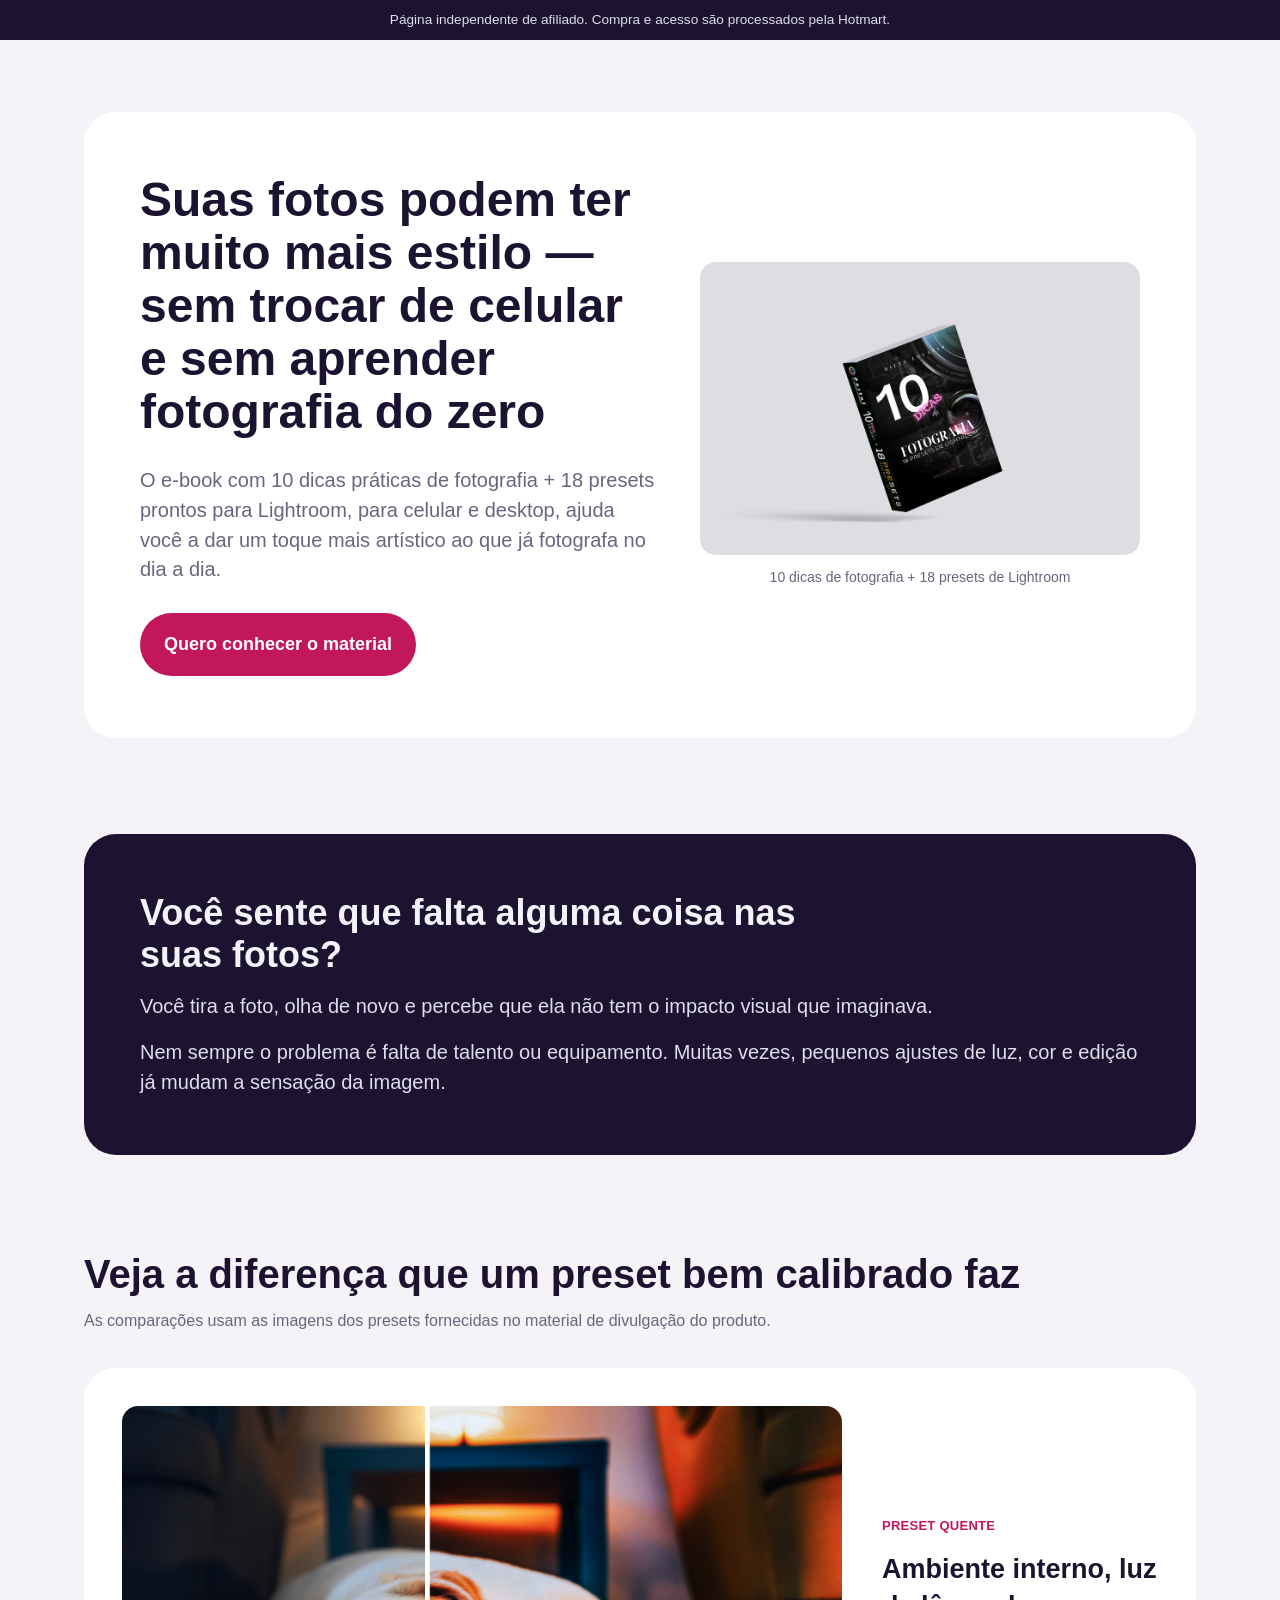
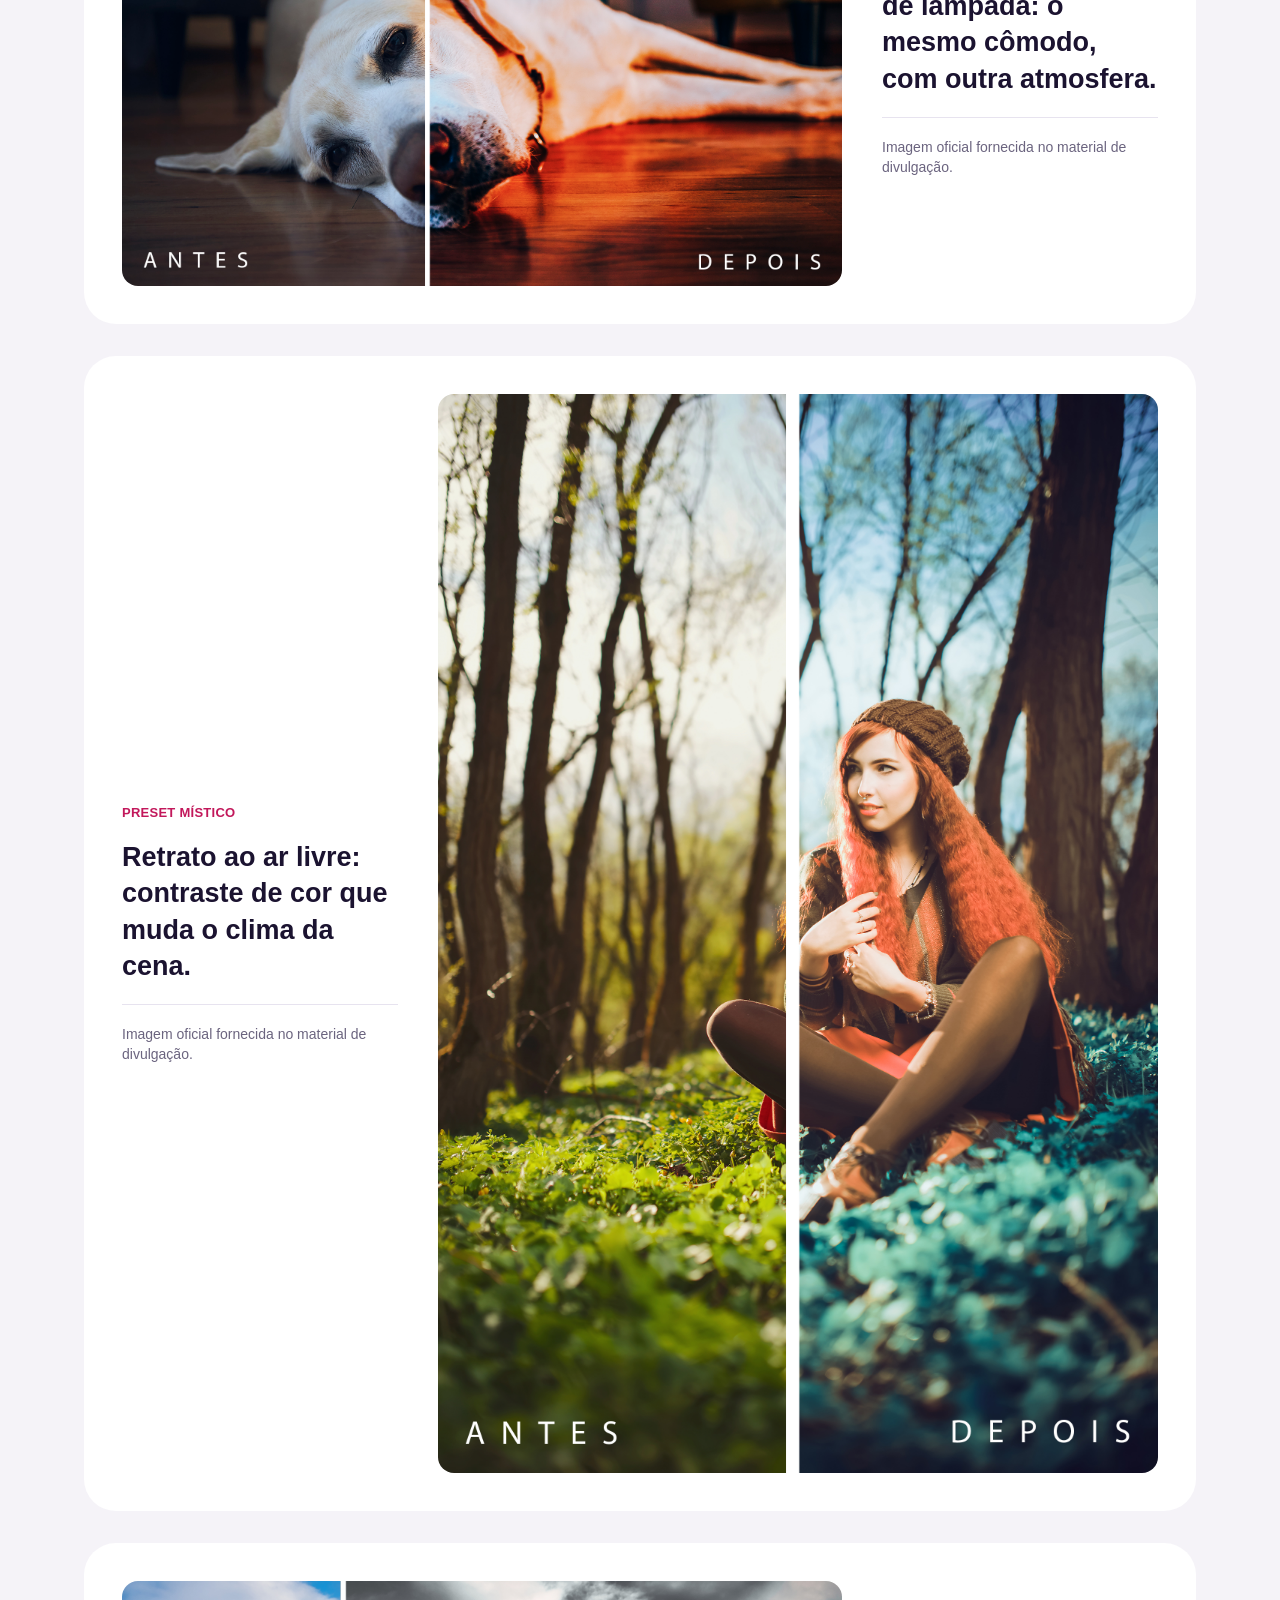
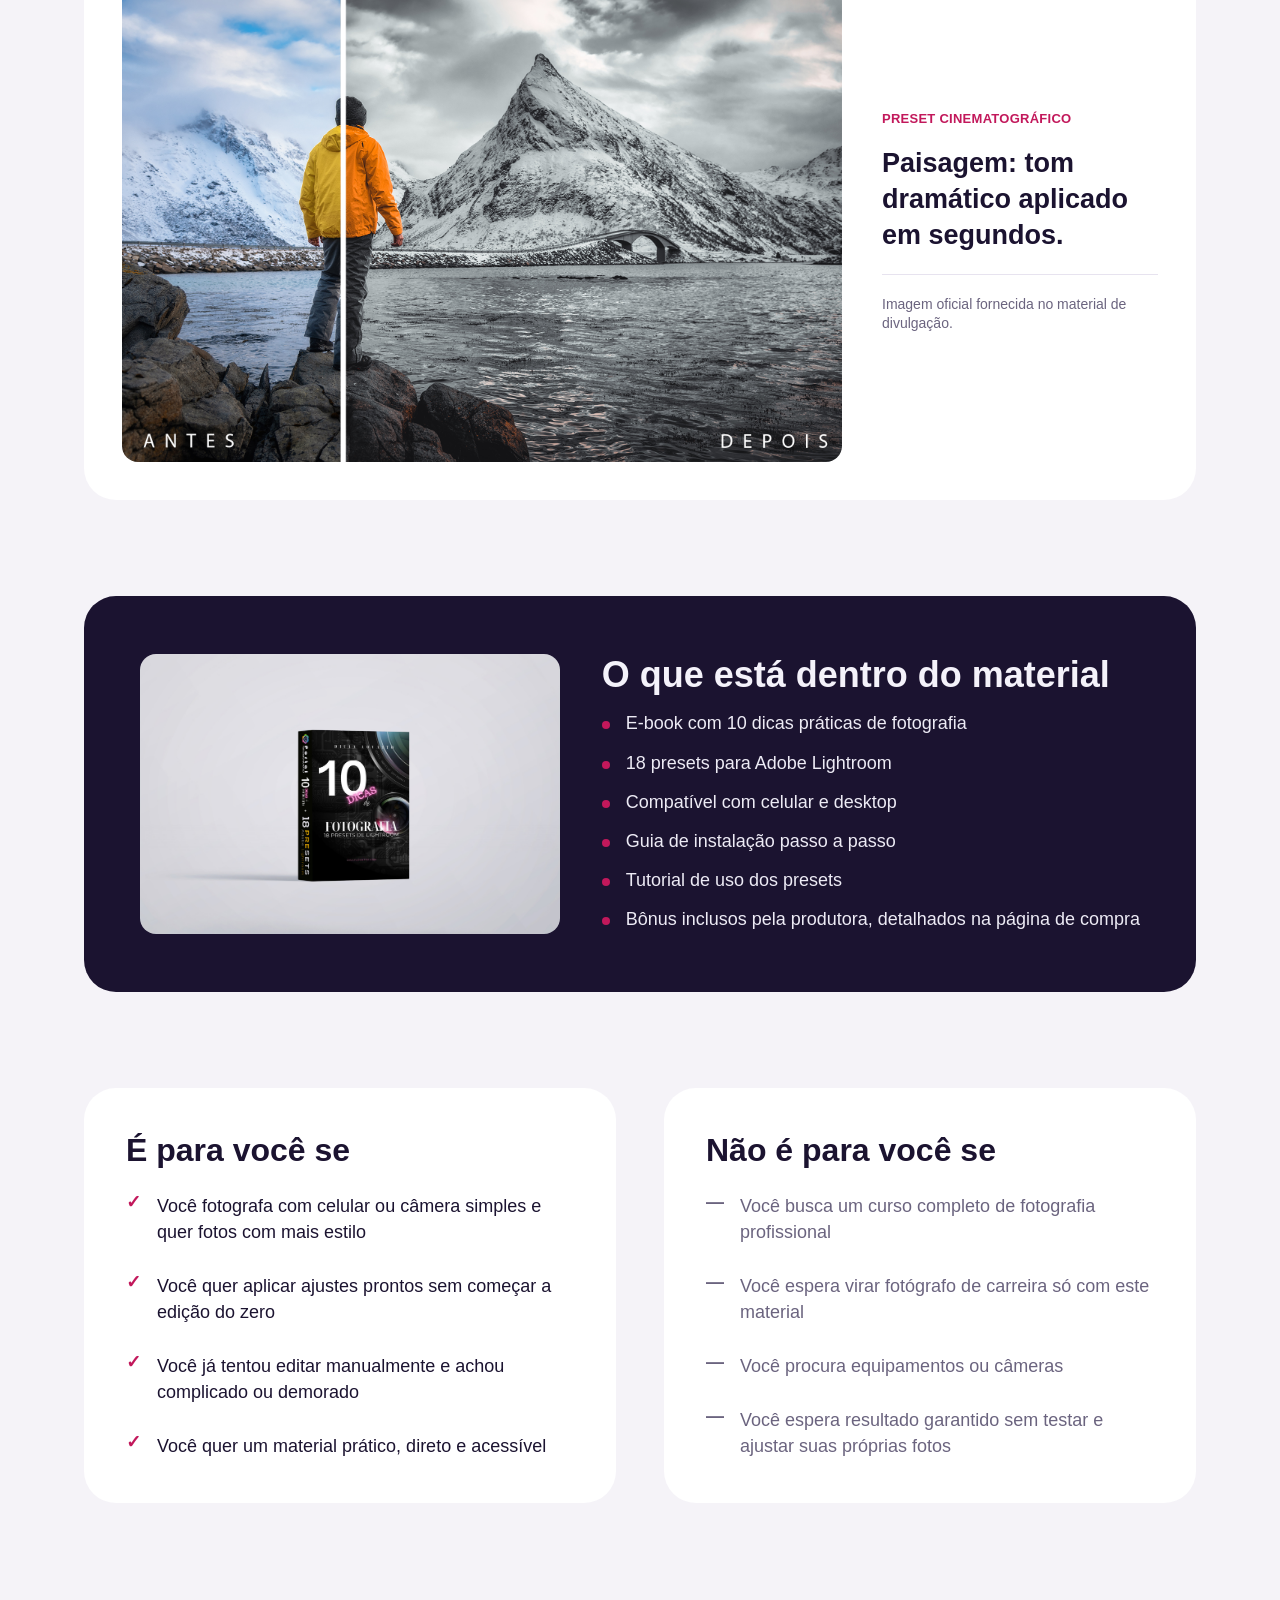
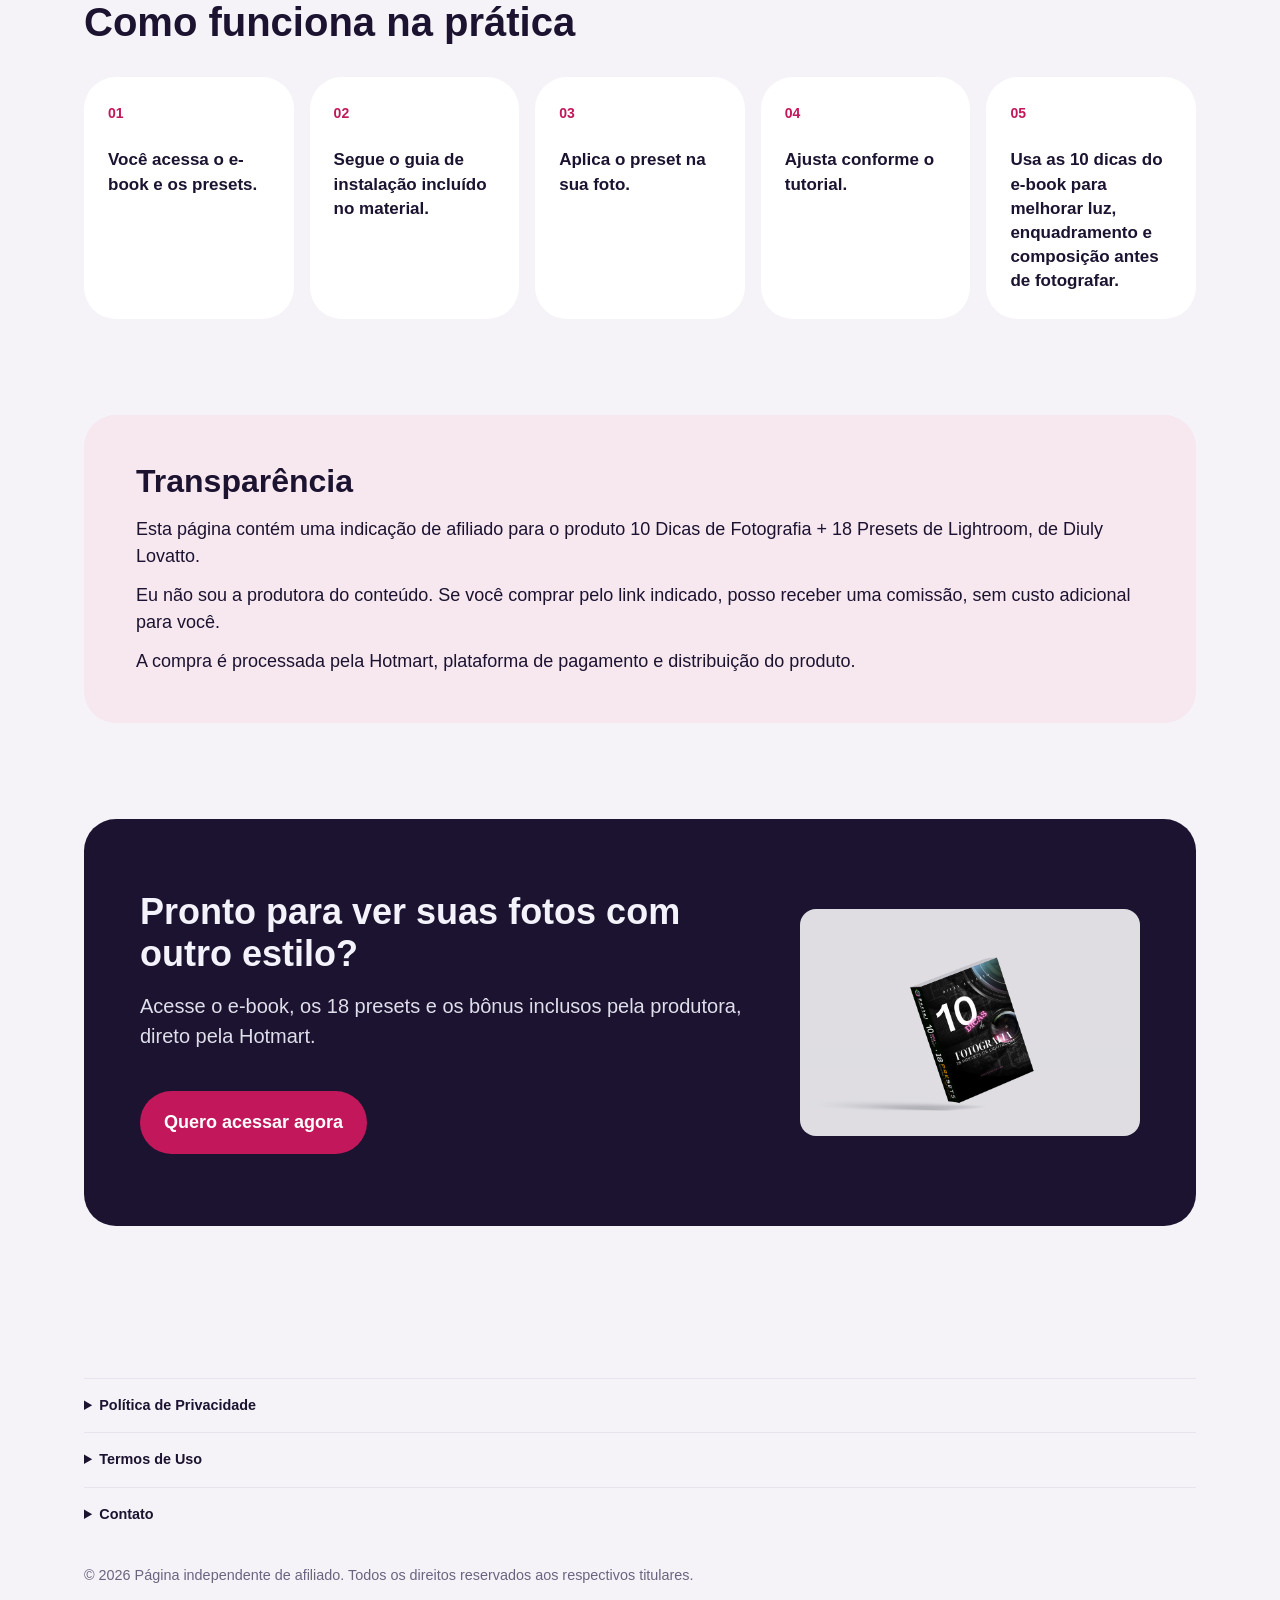
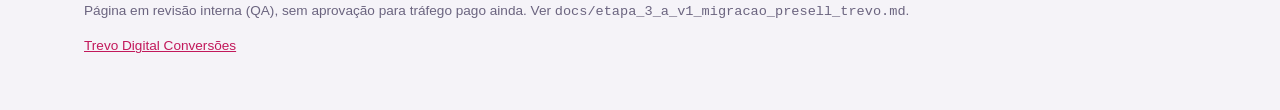
<file: aprovacao/fotografia-presets-lightroom/index.html>
<!doctype html>
<html lang="pt-BR">
<head>
  <meta charset="UTF-8" />
  <meta name="viewport" content="width=device-width, initial-scale=1.0" />

  <title>10 Dicas de Fotografia + 18 Presets de Lightroom — Pre-sell</title>
  <meta
    name="description"
    content="Pre-sell independente com indicação de afiliado para o e-book 10 Dicas de Fotografia + 18 Presets de Lightroom. Não é a página oficial da produtora."
  />

  <!-- Rascunho em revisão interna (QA): noindex,nofollow enquanto não houver
       autorização interna para publicação comercial. Ver docs/ADR_PRESELL_OWNERSHIP.md. -->
  <meta name="robots" content="noindex,nofollow" />

  <link rel="canonical" href="https://trevodigitalconversoes.github.io/aprovacao/fotografia-presets-lightroom/" />

  <meta property="og:type" content="website" />
  <meta property="og:locale" content="pt_BR" />
  <meta property="og:site_name" content="10 Dicas de Fotografia + 18 Presets de Lightroom" />
  <meta property="og:title" content="10 Dicas de Fotografia + 18 Presets de Lightroom — Pre-sell" />
  <meta
    property="og:description"
    content="Pre-sell independente com indicação de afiliado. Não é a página oficial da produtora."
  />
  <meta property="og:url" content="https://trevodigitalconversoes.github.io/aprovacao/fotografia-presets-lightroom/" />
  <meta property="og:image" content="https://trevodigitalconversoes.github.io/aprovacao/fotografia-presets-lightroom/assets/mockup-hero-04.jpg" />

  <meta name="twitter:card" content="summary_large_image" />
  <meta name="twitter:title" content="10 Dicas de Fotografia + 18 Presets de Lightroom — Pre-sell" />
  <meta
    name="twitter:description"
    content="Pre-sell independente com indicação de afiliado. Não é a página oficial da produtora."
  />
  <meta name="twitter:image" content="https://trevodigitalconversoes.github.io/aprovacao/fotografia-presets-lightroom/assets/mockup-hero-04.jpg" />

  <link rel="stylesheet" href="styles.css" />
</head>
<body>
  <a class="skip-link" href="#conteudo">Pular para o conteúdo</a>

  <div class="top-bar">
    <p>Página independente de afiliado. Compra e acesso são processados pela Hotmart.</p>
  </div>

  <main id="conteudo">
    <section class="hero" aria-label="Apresentação">
      <div class="card card-light hero-card">
        <div class="hero-text">
          <h1>Suas fotos podem ter muito mais estilo — sem trocar de celular e sem aprender fotografia do zero</h1>
          <p class="lead">O e-book com 10 dicas práticas de fotografia + 18 presets prontos para Lightroom, para celular e desktop, ajuda você a dar um toque mais artístico ao que já fotografa no dia a dia.</p>
          <a class="cta-button" href="https://go.hotmart.com/V106592210H" target="_blank" rel="noopener noreferrer sponsored" data-cta-position="hero">Quero conhecer o material</a>
        </div>
        <div class="hero-image">
          <img src="assets/mockup-hero-04.jpg" alt="10 dicas de fotografia + 18 presets de Lightroom" width="440" height="294" loading="eager" />
          <p class="image-caption">10 dicas de fotografia + 18 presets de Lightroom</p>
        </div>
      </div>
    </section>

    <section class="section" aria-label="O problema">
      <div class="card card-dark">
        <h2>Você sente que falta alguma coisa nas suas fotos?</h2>
        <p>Você tira a foto, olha de novo e percebe que ela não tem o impacto visual que imaginava.</p>
        <p>Nem sempre o problema é falta de talento ou equipamento. Muitas vezes, pequenos ajustes de luz, cor e edição já mudam a sensação da imagem.</p>
      </div>
    </section>

    <section class="section" aria-label="Demonstrações antes e depois">
      <h2>Veja a diferença que um preset bem calibrado faz</h2>
      <p class="note">As comparações usam as imagens dos presets fornecidas no material de divulgação do produto.</p>

      <div class="preset-cards">
        <div class="card card-light preset-card">
          <div class="preset-image">
            <img src="assets/preset-quente.jpg" alt="Antes e depois do Preset Quente aplicado em ambiente interno" width="720" height="480" loading="lazy" />
          </div>
          <div class="preset-text">
            <p class="eyebrow">PRESET QUENTE</p>
            <p class="preset-caption">Ambiente interno, luz de lâmpada: o mesmo cômodo, com outra atmosfera.</p>
            <hr class="divider" />
            <p class="preset-source">Imagem oficial fornecida no material de divulgação.</p>
          </div>
        </div>

        <div class="card card-light preset-card preset-card-reverse">
          <div class="preset-image">
            <img src="assets/preset-mistico.jpg" alt="Antes e depois do Preset Místico aplicado em retrato ao ar livre" width="720" height="480" loading="lazy" />
          </div>
          <div class="preset-text">
            <p class="eyebrow">PRESET MÍSTICO</p>
            <p class="preset-caption">Retrato ao ar livre: contraste de cor que muda o clima da cena.</p>
            <hr class="divider" />
            <p class="preset-source">Imagem oficial fornecida no material de divulgação.</p>
          </div>
        </div>

        <div class="card card-light preset-card">
          <div class="preset-image">
            <img src="assets/preset-cinematografico.jpg" alt="Antes e depois do Preset Cinematográfico aplicado em paisagem" width="720" height="480" loading="lazy" />
          </div>
          <div class="preset-text">
            <p class="eyebrow">PRESET CINEMATOGRÁFICO</p>
            <p class="preset-caption">Paisagem: tom dramático aplicado em segundos.</p>
            <hr class="divider" />
            <p class="preset-source">Imagem oficial fornecida no material de divulgação.</p>
          </div>
        </div>
      </div>
    </section>

    <section class="section" aria-label="O que está incluído">
      <div class="card card-dark included-card">
        <div class="included-text">
          <h2>O que está dentro do material</h2>
          <ul class="bullet-list">
            <li>E-book com 10 dicas práticas de fotografia</li>
            <li>18 presets para Adobe Lightroom</li>
            <li>Compatível com celular e desktop</li>
            <li>Guia de instalação passo a passo</li>
            <li>Tutorial de uso dos presets</li>
            <li>Bônus inclusos pela produtora, detalhados na página de compra</li>
          </ul>
        </div>
        <div class="included-image">
          <img src="assets/mockup-conteudo-03.jpg" alt="Mockup oficial do e-book 10 Dicas de Fotografia" width="420" height="280" loading="lazy" />
        </div>
      </div>
    </section>

    <section class="section" aria-label="Para quem é">
      <div class="audience-grid">
        <div class="card card-light audience-card">
          <h2>É para você se</h2>
          <ul class="audience-list audience-yes">
            <li><span aria-hidden="true" class="mark-yes">✓</span><span>Você fotografa com celular ou câmera simples e quer fotos com mais estilo</span></li>
            <li><span aria-hidden="true" class="mark-yes">✓</span><span>Você quer aplicar ajustes prontos sem começar a edição do zero</span></li>
            <li><span aria-hidden="true" class="mark-yes">✓</span><span>Você já tentou editar manualmente e achou complicado ou demorado</span></li>
            <li><span aria-hidden="true" class="mark-yes">✓</span><span>Você quer um material prático, direto e acessível</span></li>
          </ul>
        </div>
        <div class="card card-light audience-card">
          <h2>Não é para você se</h2>
          <ul class="audience-list audience-no">
            <li><span aria-hidden="true" class="mark-no">—</span><span>Você busca um curso completo de fotografia profissional</span></li>
            <li><span aria-hidden="true" class="mark-no">—</span><span>Você espera virar fotógrafo de carreira só com este material</span></li>
            <li><span aria-hidden="true" class="mark-no">—</span><span>Você procura equipamentos ou câmeras</span></li>
            <li><span aria-hidden="true" class="mark-no">—</span><span>Você espera resultado garantido sem testar e ajustar suas próprias fotos</span></li>
          </ul>
        </div>
      </div>
    </section>

    <section class="section" aria-label="Como funciona">
      <h2>Como funciona na prática</h2>
      <ol class="steps">
        <li class="card card-light step"><span class="step-number" aria-hidden="true">01</span><p>Você acessa o e-book e os presets.</p></li>
        <li class="card card-light step"><span class="step-number" aria-hidden="true">02</span><p>Segue o guia de instalação incluído no material.</p></li>
        <li class="card card-light step"><span class="step-number" aria-hidden="true">03</span><p>Aplica o preset na sua foto.</p></li>
        <li class="card card-light step"><span class="step-number" aria-hidden="true">04</span><p>Ajusta conforme o tutorial.</p></li>
        <li class="card card-light step"><span class="step-number" aria-hidden="true">05</span><p>Usa as 10 dicas do e-book para melhorar luz, enquadramento e composição antes de fotografar.</p></li>
      </ol>
    </section>

    <section class="section" aria-label="Transparência sobre afiliação">
      <div class="card card-soft-pink">
        <h2>Transparência</h2>
        <p>Esta página contém uma indicação de afiliado para o produto 10 Dicas de Fotografia + 18 Presets de Lightroom, de Diuly Lovatto.</p>
        <p>Eu não sou a produtora do conteúdo. Se você comprar pelo link indicado, posso receber uma comissão, sem custo adicional para você.</p>
        <p>A compra é processada pela Hotmart, plataforma de pagamento e distribuição do produto.</p>
      </div>
    </section>

    <section class="section final-cta" aria-label="Chamada final">
      <div class="card card-dark final-cta-card">
        <div class="final-cta-text">
          <h2>Pronto para ver suas fotos com outro estilo?</h2>
          <p>Acesse o e-book, os 18 presets e os bônus inclusos pela produtora, direto pela Hotmart.</p>
          <a class="cta-button" href="https://go.hotmart.com/V106592210H" target="_blank" rel="noopener noreferrer sponsored" data-cta-position="final">Quero acessar agora</a>
        </div>
        <div class="final-cta-image">
          <img src="assets/mockup-hero-04.jpg" alt="10 dicas de fotografia + 18 presets de Lightroom" width="340" height="227" loading="lazy" />
        </div>
      </div>
    </section>
  </main>

  <footer class="site-footer">
    <details class="legal-item">
      <summary>Política de Privacidade</summary>
      <p>Esta página não possui formulários, newsletter ou qualquer mecanismo de captura de dados pessoais. Nenhuma informação de identificação é coletada diretamente por esta página.</p>
      <p>Ao clicar em um dos botões de CTA, você é redirecionado para a página oficial do produto na Hotmart, que possui sua própria política de privacidade e é responsável pelo tratamento dos dados fornecidos durante a compra.</p>
      <p>No momento, esta página não utiliza formulários, newsletter, pixels ou ferramentas próprias de rastreamento. Se alguma ferramenta de medição for adicionada no futuro, esta política deverá ser atualizada antes da publicação.</p>
      <p>Em caso de dúvidas sobre este aviso, utilize os canais indicados em "Contato", logo abaixo.</p>
    </details>

    <details class="legal-item">
      <summary>Termos de Uso</summary>
      <p>Esta é uma página independente de pré-venda/review de afiliado sobre o produto digital "10 Dicas de Fotografia + 18 Presets de Lightroom", comercializado na plataforma Hotmart.</p>
      <p>Esta página não é a página oficial do produto, não representa a Hotmart nem a produtora, e não realiza vendas diretamente. A compra, o pagamento e o acesso ao produto são inteiramente processados pela Hotmart.</p>
      <p>Nenhum conteúdo desta página deve ser interpretado como garantia de resultado. O uso do produto é de responsabilidade exclusiva do comprador.</p>
    </details>

    <details class="legal-item">
      <summary>Contato</summary>
      <p>Esta página é mantida por um afiliado independente e não possui canal de atendimento sobre o produto em si — dúvidas sobre compra, pagamento, acesso ou garantia devem ser tratadas diretamente com o suporte da Hotmart, disponível na página oficial do produto.</p>
      <p>Para dúvidas relacionadas exclusivamente a esta página, utilize os canais de contato oficiais do Trevo Digital Conversões: <a href="https://trevodigitalconversoes.github.io/#contato">trevodigitalconversoes.github.io/#contato</a>.</p>
    </details>

    <p class="copyright">© 2026 Página independente de afiliado. Todos os direitos reservados aos respectivos titulares.</p>
    <p class="small">Página em revisão interna (QA), sem aprovação para tráfego pago ainda. Ver <code>docs/etapa_3_a_v1_migracao_presell_trevo.md</code>.</p>
    <p class="small"><a href="https://trevodigitalconversoes.github.io/">Trevo Digital Conversões</a></p>
  </footer>
</body>
</html>
</file>
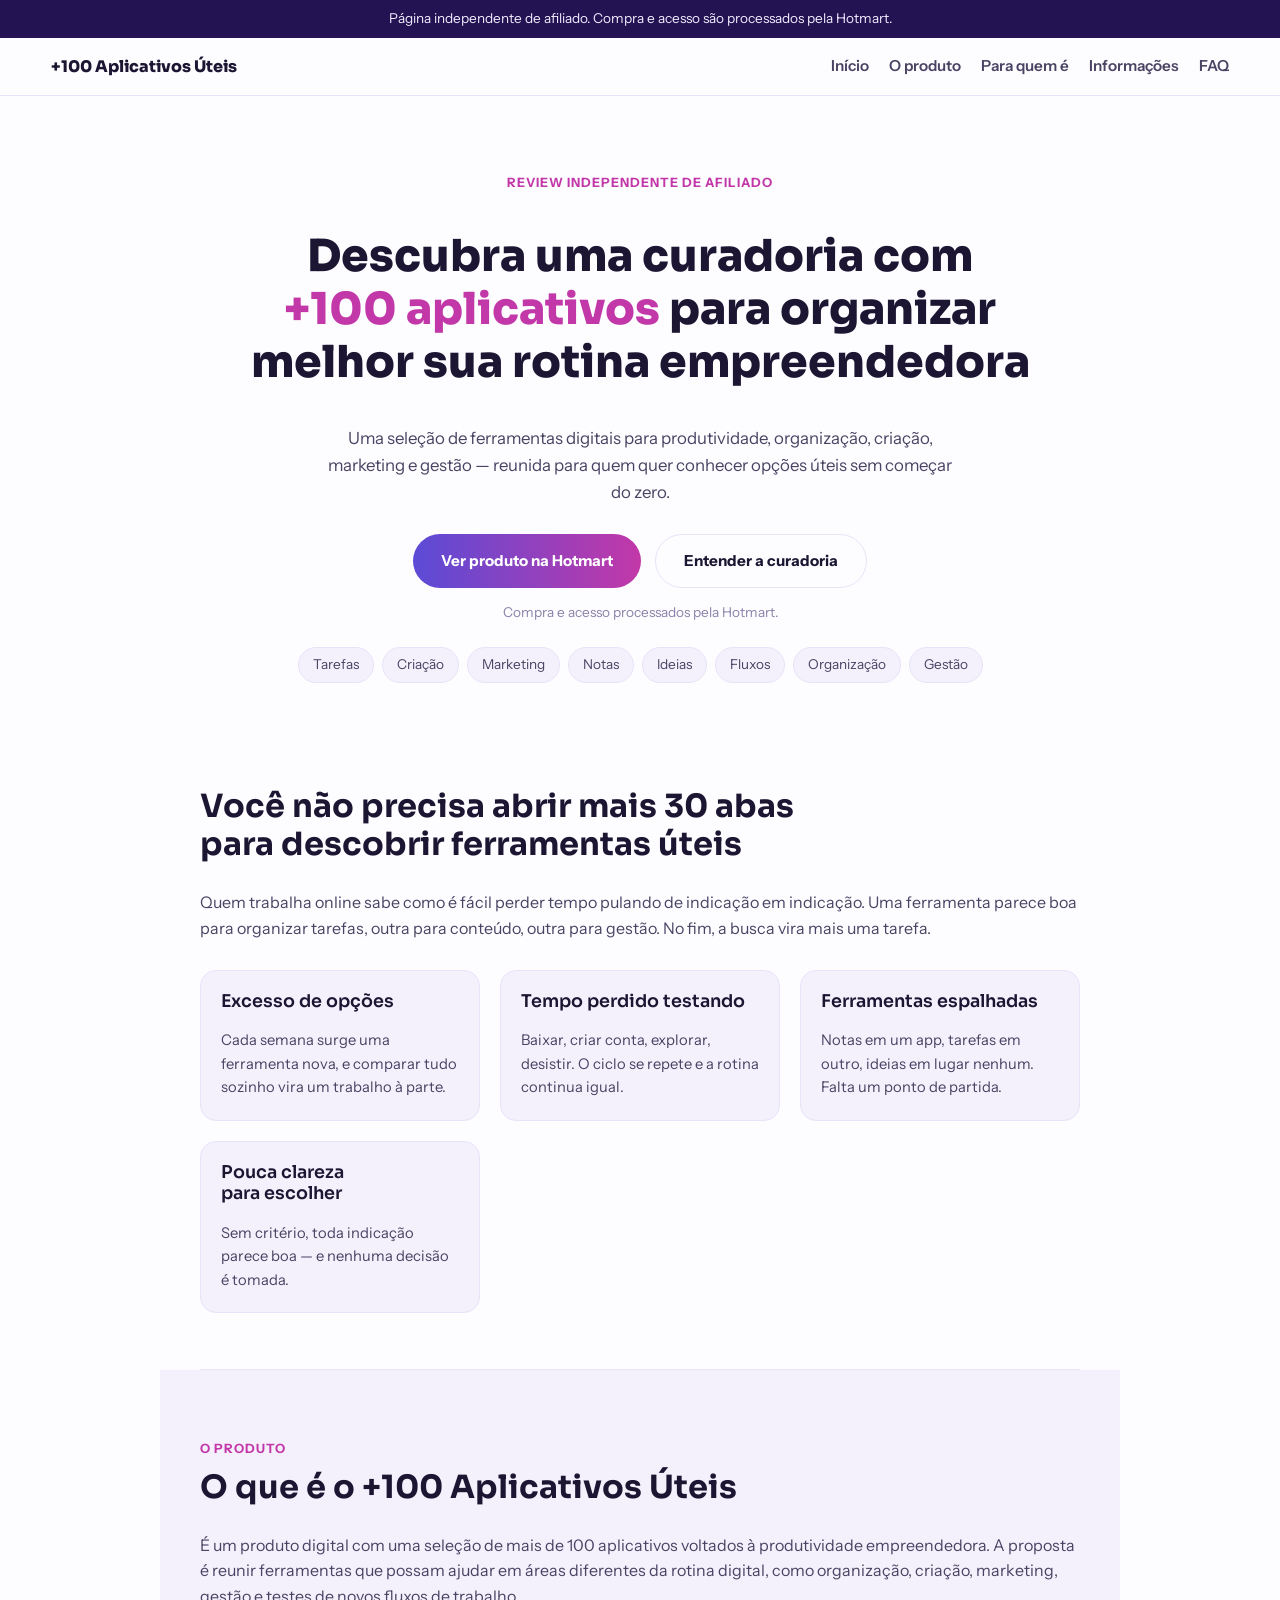
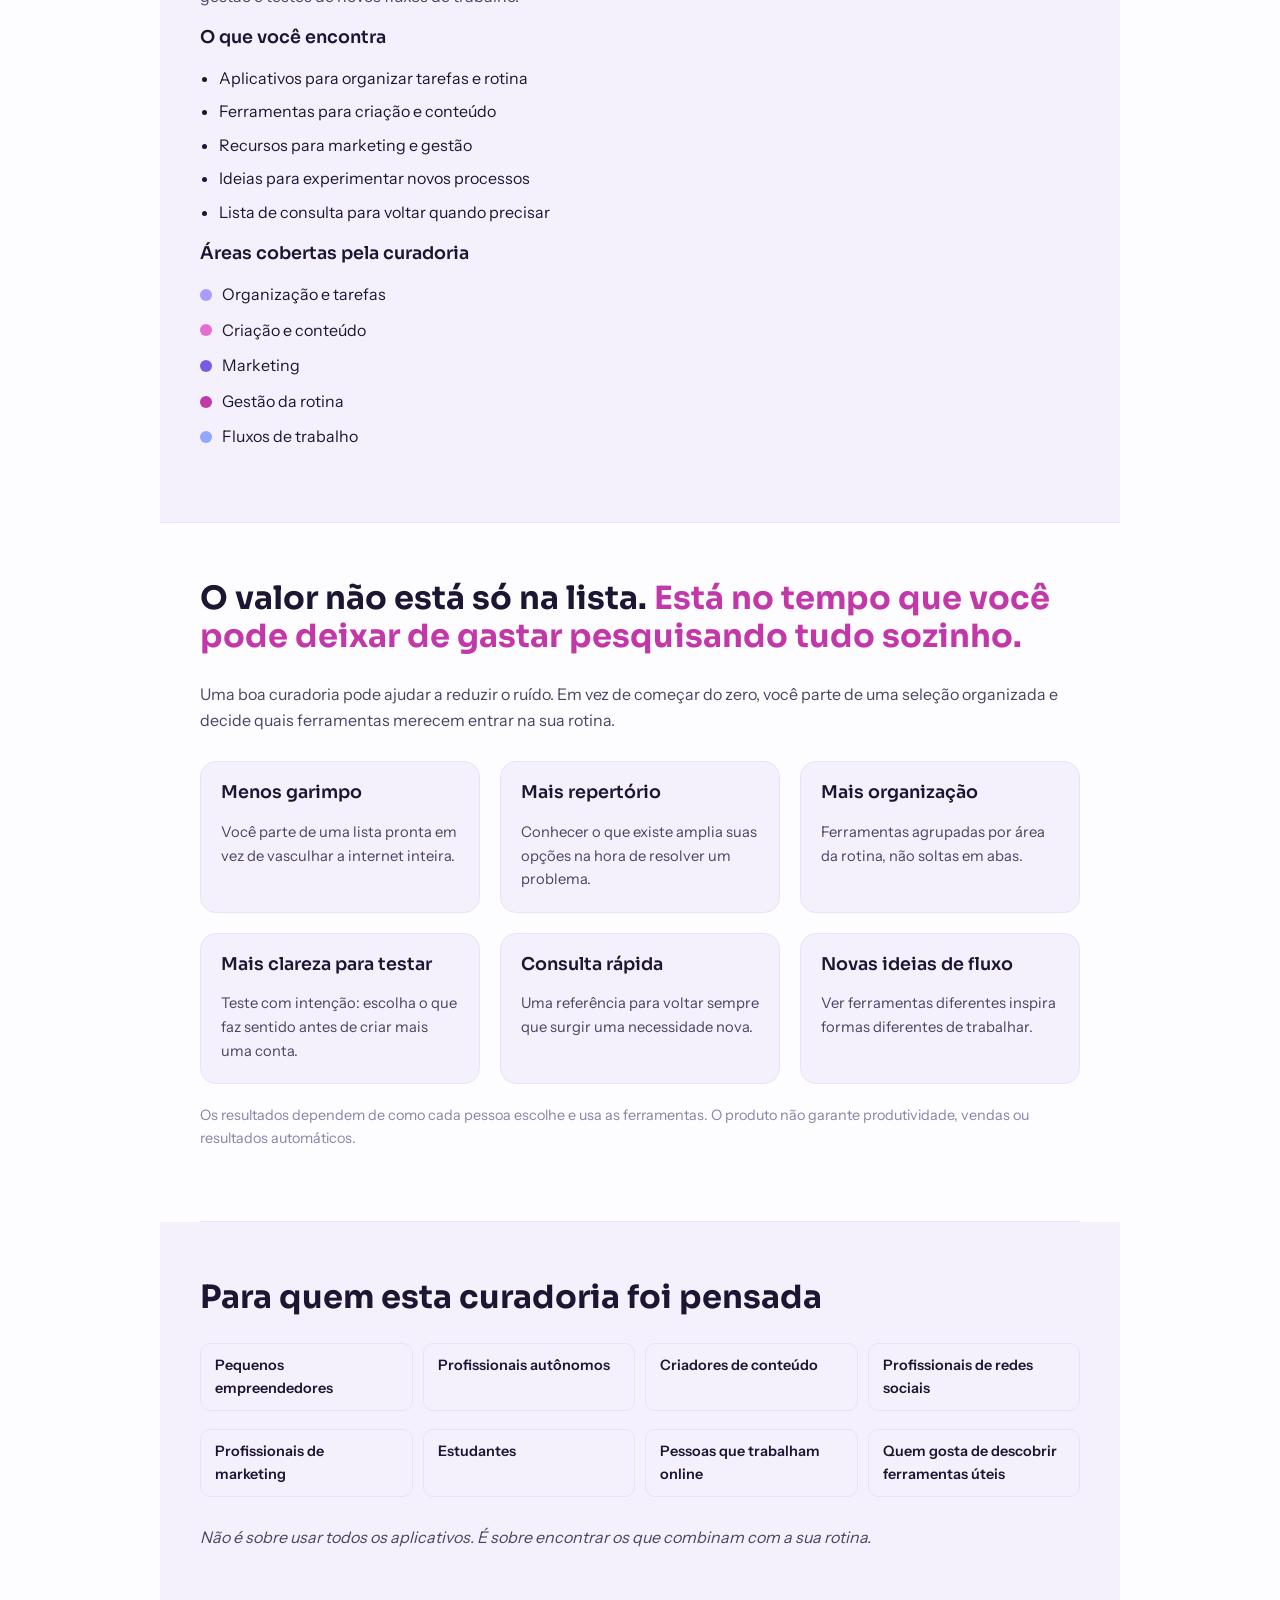
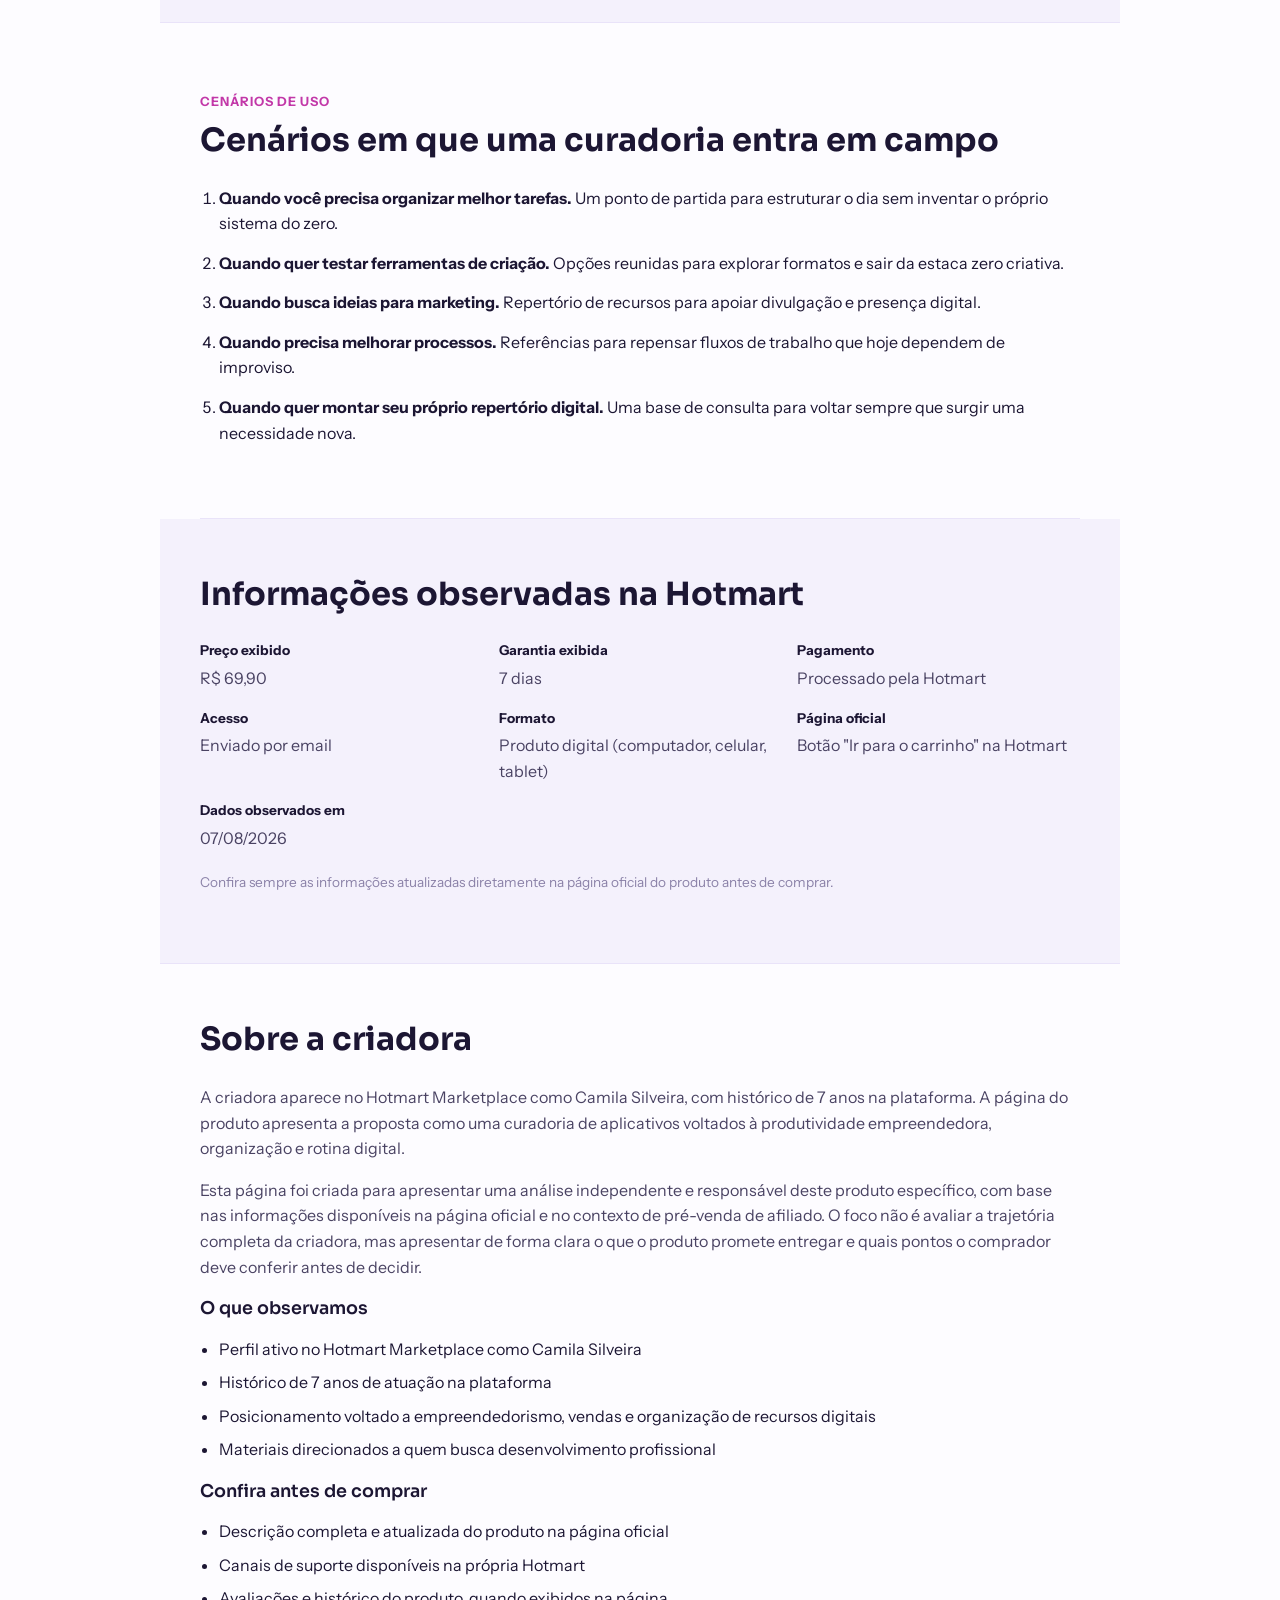
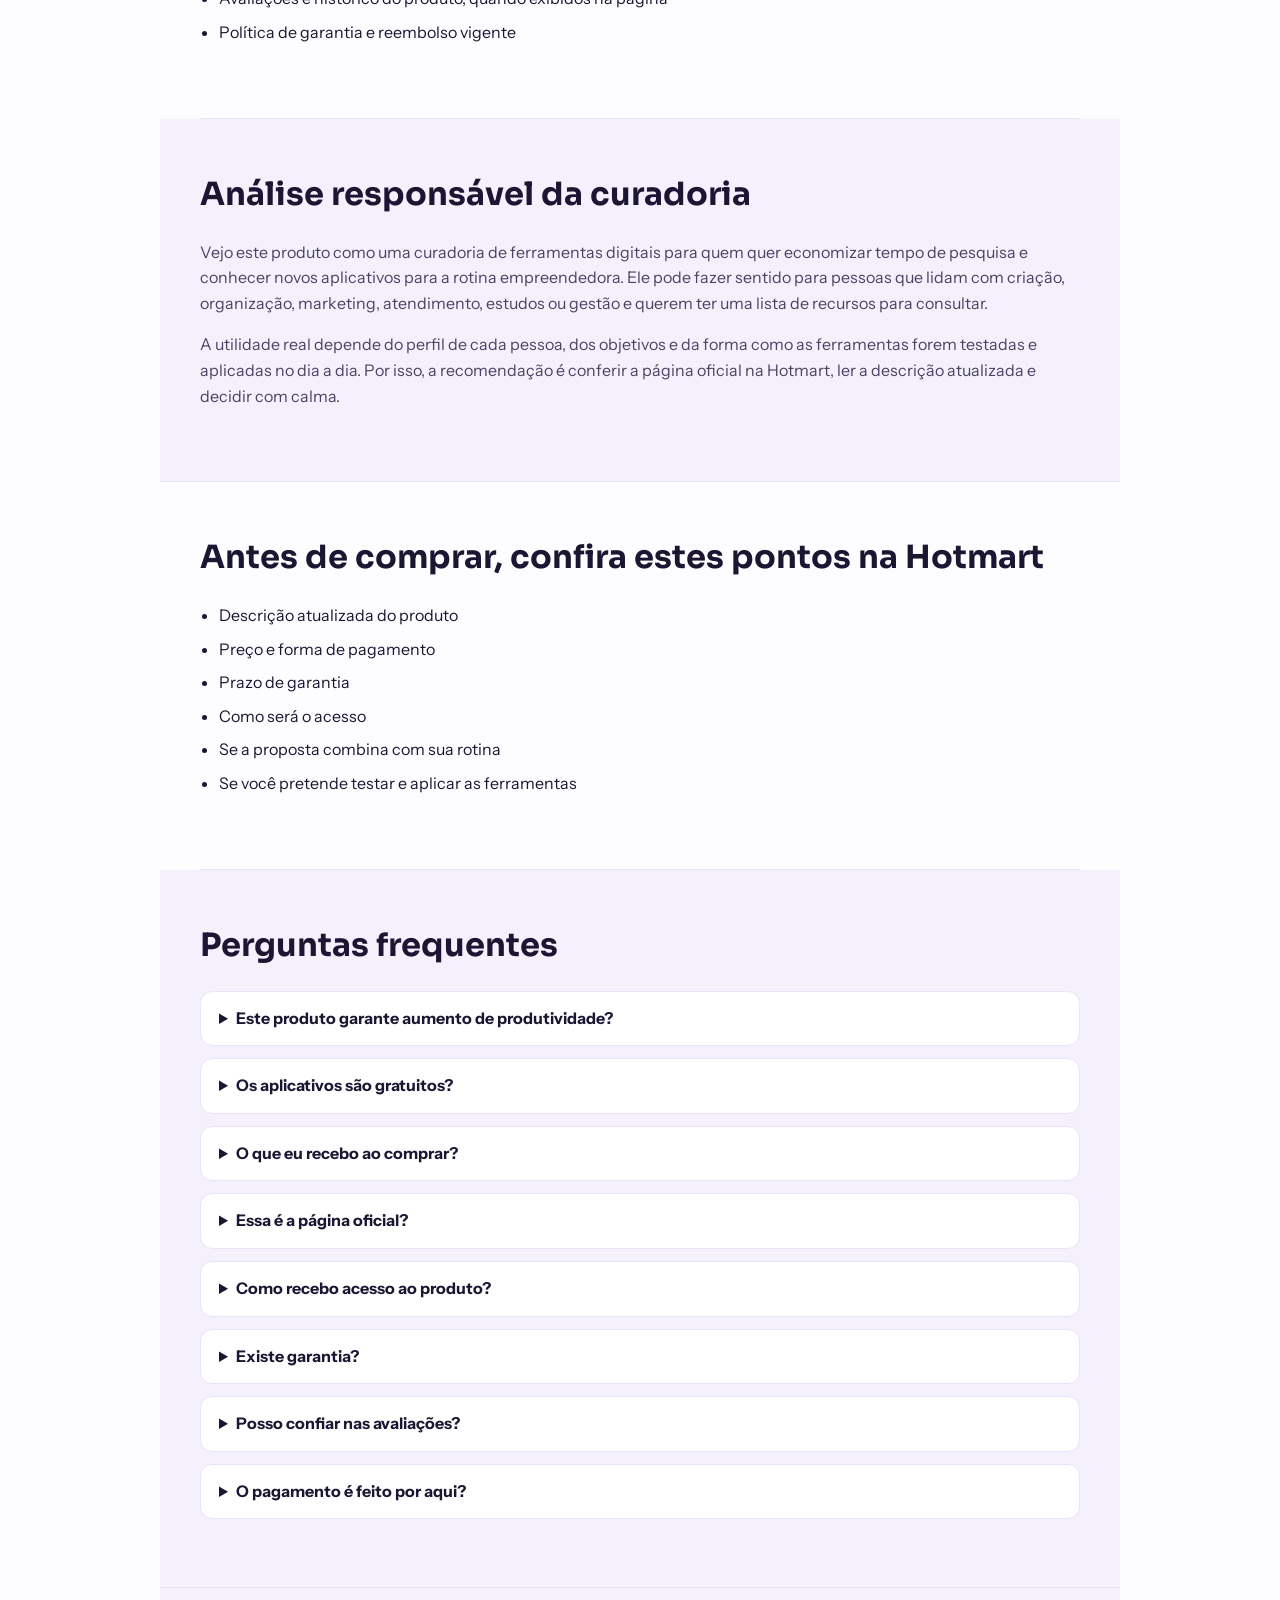
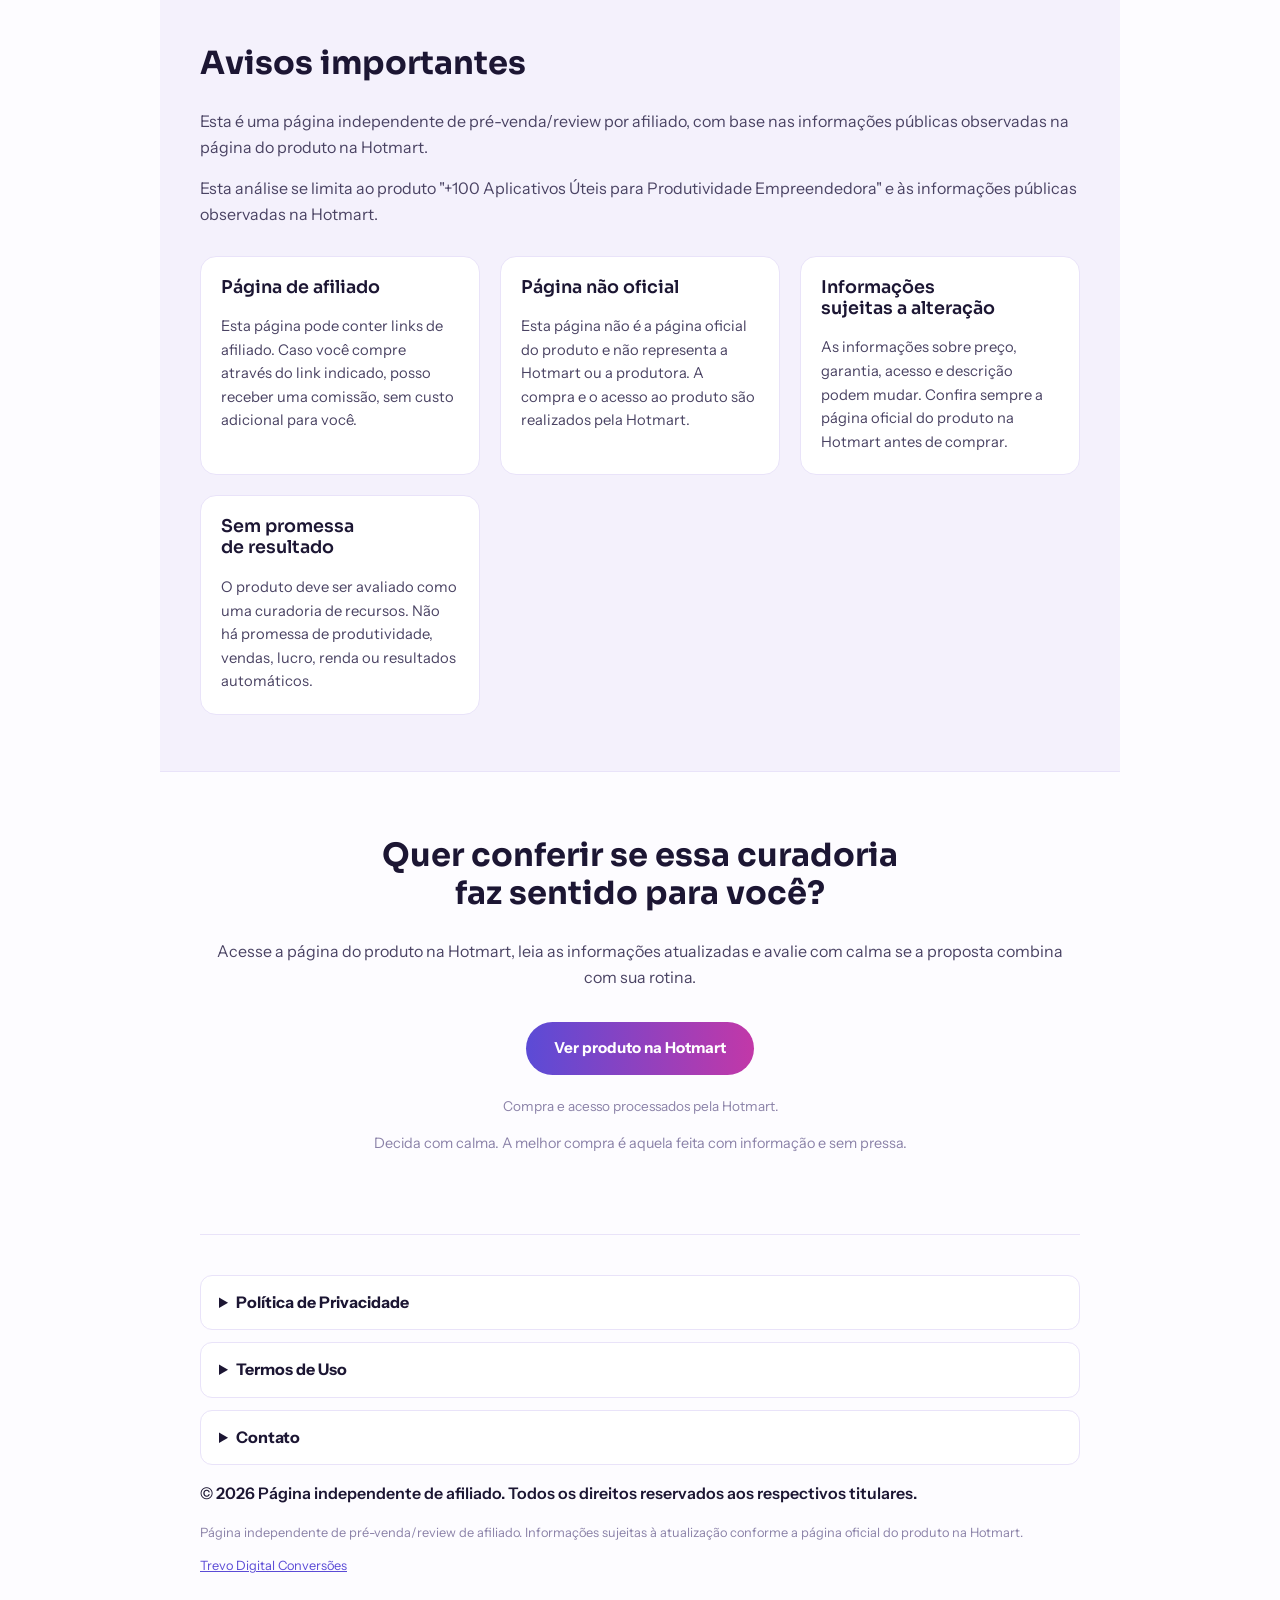
<file: produtos/100-aplicativos-uteis/index.html>
<!doctype html>
<html lang="pt-BR">
<head>
  <meta charset="UTF-8" />
  <meta name="viewport" content="width=device-width, initial-scale=1.0" />

  <title>+100 Aplicativos Úteis para Produtividade Empreendedora | Análise de Afiliado</title>
  <meta
    name="description"
    content="Conheça uma curadoria com mais de 100 aplicativos para produtividade, organização, criação, marketing e gestão. Página independente de afiliado com compra processada pela Hotmart."
  />

  <meta name="robots" content="index,follow" />

  <link rel="canonical" href="https://trevodigitalconversoes.com.br/produtos/100-aplicativos-uteis/" />
  <link rel="icon" type="image/svg+xml" href="favicon.svg" />

  <meta property="og:type" content="website" />
  <meta property="og:locale" content="pt_BR" />
  <meta property="og:site_name" content="+100 Aplicativos Úteis" />
  <meta property="og:title" content="+100 Aplicativos Úteis para Produtividade Empreendedora | Análise de Afiliado" />
  <meta
    property="og:description"
    content="Uma curadoria de mais de 100 aplicativos para a rotina empreendedora. Review independente de afiliado — compra e acesso processados pela Hotmart."
  />
  <meta property="og:url" content="https://trevodigitalconversoes.com.br/produtos/100-aplicativos-uteis/" />
  <meta property="og:image" content="https://trevodigitalconversoes.com.br/produtos/100-aplicativos-uteis/og-image.svg" />

  <meta name="twitter:card" content="summary_large_image" />
  <meta name="twitter:title" content="+100 Aplicativos Úteis para Produtividade Empreendedora" />
  <meta
    name="twitter:description"
    content="Uma curadoria de mais de 100 aplicativos para a rotina empreendedora. Review independente de afiliado."
  />
  <meta name="twitter:image" content="https://trevodigitalconversoes.com.br/produtos/100-aplicativos-uteis/og-image.svg" />

  <link rel="stylesheet" href="styles.css" />
</head>
<body>
  <a class="skip-link" href="#conteudo">Pular para o conteúdo</a>

  <div class="top-bar">
    <p>Página independente de afiliado. Compra e acesso são processados pela Hotmart.</p>
  </div>

  <header class="site-header">
    <a class="brand" href="#inicio">+100 Aplicativos Úteis</a>
    <nav aria-label="Navegação principal">
      <a href="#inicio">Início</a>
      <a href="#o-produto">O produto</a>
      <a href="#para-quem-e">Para quem é</a>
      <a href="#informacoes">Informações</a>
      <a href="#faq">FAQ</a>
    </nav>
  </header>

  <main id="conteudo">
    <section id="inicio" class="hero">
      <p class="eyebrow">Review independente de afiliado</p>
      <h1>Descubra uma curadoria com <span class="highlight">+100 aplicativos</span> para organizar melhor sua rotina empreendedora</h1>
      <p class="lead">
        Uma seleção de ferramentas digitais para produtividade, organização, criação, marketing e gestão —
        reunida para quem quer conhecer opções úteis sem começar do zero.
      </p>

      <div class="hero-actions">
        <a class="button primary" href="https://go.hotmart.com/Q106592213V?redirectionUrl=https%3A%2F%2Fhotmart.com%2Fpt-br%2Fmarketplace%2Fprodutos%2F100-aplicativos-uteis-para-produtividade-empreendedora%2FN87977370D" target="_blank" rel="noopener noreferrer sponsored">Ver produto na Hotmart</a>
        <a class="button secondary" href="#o-produto">Entender a curadoria</a>
      </div>
      <p class="microcopy">Compra e acesso processados pela Hotmart.</p>

      <ul class="tag-list" aria-label="Categorias da curadoria">
        <li>Tarefas</li><li>Criação</li><li>Marketing</li><li>Notas</li>
        <li>Ideias</li><li>Fluxos</li><li>Organização</li><li>Gestão</li>
      </ul>
    </section>

    <section class="section">
      <h2>Você não precisa abrir mais 30 abas para descobrir ferramentas úteis</h2>
      <p>
        Quem trabalha online sabe como é fácil perder tempo pulando de indicação em indicação. Uma ferramenta
        parece boa para organizar tarefas, outra para conteúdo, outra para gestão. No fim, a busca vira mais uma tarefa.
      </p>

      <div class="cards">
        <article class="card">
          <h3>Excesso de opções</h3>
          <p>Cada semana surge uma ferramenta nova, e comparar tudo sozinho vira um trabalho à parte.</p>
        </article>
        <article class="card">
          <h3>Tempo perdido testando</h3>
          <p>Baixar, criar conta, explorar, desistir. O ciclo se repete e a rotina continua igual.</p>
        </article>
        <article class="card">
          <h3>Ferramentas espalhadas</h3>
          <p>Notas em um app, tarefas em outro, ideias em lugar nenhum. Falta um ponto de partida.</p>
        </article>
        <article class="card">
          <h3>Pouca clareza para escolher</h3>
          <p>Sem critério, toda indicação parece boa — e nenhuma decisão é tomada.</p>
        </article>
      </div>
    </section>

    <section id="o-produto" class="section section-alt">
      <p class="eyebrow">O produto</p>
      <h2>O que é o +100 Aplicativos Úteis</h2>
      <p>
        É um produto digital com uma seleção de mais de 100 aplicativos voltados à produtividade empreendedora.
        A proposta é reunir ferramentas que possam ajudar em áreas diferentes da rotina digital, como organização,
        criação, marketing, gestão e testes de novos fluxos de trabalho.
      </p>

      <h3>O que você encontra</h3>
      <ul class="check-list">
        <li>Aplicativos para organizar tarefas e rotina</li>
        <li>Ferramentas para criação e conteúdo</li>
        <li>Recursos para marketing e gestão</li>
        <li>Ideias para experimentar novos processos</li>
        <li>Lista de consulta para voltar quando precisar</li>
      </ul>

      <h3>Áreas cobertas pela curadoria</h3>
      <ul class="dot-list">
        <li><span class="dot dot-1"></span> Organização e tarefas</li>
        <li><span class="dot dot-2"></span> Criação e conteúdo</li>
        <li><span class="dot dot-3"></span> Marketing</li>
        <li><span class="dot dot-4"></span> Gestão da rotina</li>
        <li><span class="dot dot-5"></span> Fluxos de trabalho</li>
      </ul>
    </section>

    <section class="section">
      <h2>O valor não está só na lista. <span class="highlight">Está no tempo que você pode deixar de gastar pesquisando tudo sozinho.</span></h2>
      <p>
        Uma boa curadoria pode ajudar a reduzir o ruído. Em vez de começar do zero, você parte de uma seleção
        organizada e decide quais ferramentas merecem entrar na sua rotina.
      </p>

      <div class="cards cards-6">
        <article class="card"><h3>Menos garimpo</h3><p>Você parte de uma lista pronta em vez de vasculhar a internet inteira.</p></article>
        <article class="card"><h3>Mais repertório</h3><p>Conhecer o que existe amplia suas opções na hora de resolver um problema.</p></article>
        <article class="card"><h3>Mais organização</h3><p>Ferramentas agrupadas por área da rotina, não soltas em abas.</p></article>
        <article class="card"><h3>Mais clareza para testar</h3><p>Teste com intenção: escolha o que faz sentido antes de criar mais uma conta.</p></article>
        <article class="card"><h3>Consulta rápida</h3><p>Uma referência para voltar sempre que surgir uma necessidade nova.</p></article>
        <article class="card"><h3>Novas ideias de fluxo</h3><p>Ver ferramentas diferentes inspira formas diferentes de trabalhar.</p></article>
      </div>

      <p class="disclaimer">
        Os resultados dependem de como cada pessoa escolhe e usa as ferramentas. O produto não garante
        produtividade, vendas ou resultados automáticos.
      </p>
    </section>

    <section id="para-quem-e" class="section section-alt">
      <h2>Para quem esta curadoria foi pensada</h2>
      <ul class="audience-list">
        <li>Pequenos empreendedores</li>
        <li>Profissionais autônomos</li>
        <li>Criadores de conteúdo</li>
        <li>Profissionais de redes sociais</li>
        <li>Profissionais de marketing</li>
        <li>Estudantes</li>
        <li>Pessoas que trabalham online</li>
        <li>Quem gosta de descobrir ferramentas úteis</li>
      </ul>
      <p class="closing">Não é sobre usar todos os aplicativos. É sobre encontrar os que combinam com a sua rotina.</p>
    </section>

    <section class="section">
      <p class="eyebrow">Cenários de uso</p>
      <h2>Cenários em que uma curadoria entra em campo</h2>
      <ol class="scenario-list">
        <li><strong>Quando você precisa organizar melhor tarefas.</strong> Um ponto de partida para estruturar o dia sem inventar o próprio sistema do zero.</li>
        <li><strong>Quando quer testar ferramentas de criação.</strong> Opções reunidas para explorar formatos e sair da estaca zero criativa.</li>
        <li><strong>Quando busca ideias para marketing.</strong> Repertório de recursos para apoiar divulgação e presença digital.</li>
        <li><strong>Quando precisa melhorar processos.</strong> Referências para repensar fluxos de trabalho que hoje dependem de improviso.</li>
        <li><strong>Quando quer montar seu próprio repertório digital.</strong> Uma base de consulta para voltar sempre que surgir uma necessidade nova.</li>
      </ol>
    </section>

    <section id="informacoes" class="section section-alt">
      <h2>Informações observadas na Hotmart</h2>
      <dl class="info-grid">
        <div><dt>Preço exibido</dt><dd>R$ 69,90</dd></div>
        <div><dt>Garantia exibida</dt><dd>7 dias</dd></div>
        <div><dt>Pagamento</dt><dd>Processado pela Hotmart</dd></div>
        <div><dt>Acesso</dt><dd>Enviado por email</dd></div>
        <div><dt>Formato</dt><dd>Produto digital (computador, celular, tablet)</dd></div>
        <div><dt>Página oficial</dt><dd>Botão "Ir para o carrinho" na Hotmart</dd></div>
        <div><dt>Dados observados em</dt><dd>07/08/2026</dd></div>
      </dl>
      <p class="footnote">Confira sempre as informações atualizadas diretamente na página oficial do produto antes de comprar.</p>
    </section>

    <section class="section">
      <h2>Sobre a criadora</h2>
      <p>
        A criadora aparece no Hotmart Marketplace como Camila Silveira, com histórico de 7 anos na plataforma.
        A página do produto apresenta a proposta como uma curadoria de aplicativos voltados à produtividade
        empreendedora, organização e rotina digital.
      </p>
      <p>
        Esta página foi criada para apresentar uma análise independente e responsável deste produto específico,
        com base nas informações disponíveis na página oficial e no contexto de pré-venda de afiliado. O foco
        não é avaliar a trajetória completa da criadora, mas apresentar de forma clara o que o produto promete
        entregar e quais pontos o comprador deve conferir antes de decidir.
      </p>

      <h3>O que observamos</h3>
      <ul class="check-list">
        <li>Perfil ativo no Hotmart Marketplace como Camila Silveira</li>
        <li>Histórico de 7 anos de atuação na plataforma</li>
        <li>Posicionamento voltado a empreendedorismo, vendas e organização de recursos digitais</li>
        <li>Materiais direcionados a quem busca desenvolvimento profissional</li>
      </ul>

      <h3>Confira antes de comprar</h3>
      <ul class="check-list">
        <li>Descrição completa e atualizada do produto na página oficial</li>
        <li>Canais de suporte disponíveis na própria Hotmart</li>
        <li>Avaliações e histórico do produto, quando exibidos na página</li>
        <li>Política de garantia e reembolso vigente</li>
      </ul>
    </section>

    <section class="section section-alt">
      <h2>Análise responsável da curadoria</h2>
      <p>
        Vejo este produto como uma curadoria de ferramentas digitais para quem quer economizar tempo de
        pesquisa e conhecer novos aplicativos para a rotina empreendedora. Ele pode fazer sentido para pessoas
        que lidam com criação, organização, marketing, atendimento, estudos ou gestão e querem ter uma lista de
        recursos para consultar.
      </p>
      <p>
        A utilidade real depende do perfil de cada pessoa, dos objetivos e da forma como as ferramentas forem
        testadas e aplicadas no dia a dia. Por isso, a recomendação é conferir a página oficial na Hotmart, ler
        a descrição atualizada e decidir com calma.
      </p>
    </section>

    <section class="section">
      <h2>Antes de comprar, confira estes pontos na Hotmart</h2>
      <ul class="check-list">
        <li>Descrição atualizada do produto</li>
        <li>Preço e forma de pagamento</li>
        <li>Prazo de garantia</li>
        <li>Como será o acesso</li>
        <li>Se a proposta combina com sua rotina</li>
        <li>Se você pretende testar e aplicar as ferramentas</li>
      </ul>
    </section>

    <section id="faq" class="section section-alt">
      <h2>Perguntas frequentes</h2>

      <details class="faq-item">
        <summary>Este produto garante aumento de produtividade?</summary>
        <p>Não. Nenhum aplicativo ou curadoria garante resultado automático. A utilidade depende de como cada pessoa escolhe, testa e aplica as ferramentas.</p>
      </details>
      <details class="faq-item">
        <summary>Os aplicativos são gratuitos?</summary>
        <p>Essa informação deve ser conferida na página oficial do produto ou no material entregue após a compra. Não assumimos que todos os aplicativos sejam gratuitos.</p>
      </details>
      <details class="faq-item">
        <summary>O que eu recebo ao comprar?</summary>
        <p>Você recebe acesso ao produto digital pela Hotmart, conforme a descrição atualizada da página oficial. Antes de comprar, confira o que está incluído, formato de acesso e eventuais atualizações do material.</p>
      </details>
      <details class="faq-item">
        <summary>Essa é a página oficial?</summary>
        <p>Não. Esta é uma página independente de pré-venda/review criada por afiliado. A página oficial do produto está na Hotmart.</p>
      </details>
      <details class="faq-item">
        <summary>Como recebo acesso ao produto?</summary>
        <p>O acesso é enviado pela Hotmart para o email cadastrado após a confirmação do pagamento.</p>
      </details>
      <details class="faq-item">
        <summary>Existe garantia?</summary>
        <p>Na verificação atual, a página da Hotmart exibe garantia de 7 dias. Confira as condições atualizadas diretamente na Hotmart antes de comprar.</p>
      </details>
      <details class="faq-item">
        <summary>Posso confiar nas avaliações?</summary>
        <p>Avaliações podem ser um sinal útil, mas não garantem que o produto será adequado para todos. Confira diretamente na Hotmart e leia com atenção antes de decidir.</p>
      </details>
      <details class="faq-item">
        <summary>O pagamento é feito por aqui?</summary>
        <p>Não. Esta página apenas direciona para a página do produto. A compra é feita pela Hotmart.</p>
      </details>
    </section>

    <section id="avisos-importantes" class="section notices">
      <h2>Avisos importantes</h2>
      <p>
        Esta é uma página independente de pré-venda/review por afiliado, com base nas informações públicas
        observadas na página do produto na Hotmart.
      </p>
      <p>
        Esta análise se limita ao produto "+100 Aplicativos Úteis para Produtividade Empreendedora" e às
        informações públicas observadas na Hotmart.
      </p>

      <div class="cards notice-cards">
        <article class="card">
          <h3>Página de afiliado</h3>
          <p>Esta página pode conter links de afiliado. Caso você compre através do link indicado, posso receber uma comissão, sem custo adicional para você.</p>
        </article>
        <article class="card">
          <h3>Página não oficial</h3>
          <p>Esta página não é a página oficial do produto e não representa a Hotmart ou a produtora. A compra e o acesso ao produto são realizados pela Hotmart.</p>
        </article>
        <article class="card">
          <h3>Informações sujeitas a alteração</h3>
          <p>As informações sobre preço, garantia, acesso e descrição podem mudar. Confira sempre a página oficial do produto na Hotmart antes de comprar.</p>
        </article>
        <article class="card">
          <h3>Sem promessa de resultado</h3>
          <p>O produto deve ser avaliado como uma curadoria de recursos. Não há promessa de produtividade, vendas, lucro, renda ou resultados automáticos.</p>
        </article>
      </div>
    </section>

    <section class="section final-cta">
      <h2>Quer conferir se essa curadoria faz sentido para você?</h2>
      <p>Acesse a página do produto na Hotmart, leia as informações atualizadas e avalie com calma se a proposta combina com sua rotina.</p>
      <a class="button primary" href="https://go.hotmart.com/Q106592213V?redirectionUrl=https%3A%2F%2Fhotmart.com%2Fpt-br%2Fmarketplace%2Fprodutos%2F100-aplicativos-uteis-para-produtividade-empreendedora%2FN87977370D" target="_blank" rel="noopener noreferrer sponsored">Ver produto na Hotmart</a>
      <p class="microcopy">Compra e acesso processados pela Hotmart.</p>
      <p class="complement">Decida com calma. A melhor compra é aquela feita com informação e sem pressa.</p>
    </section>
  </main>

  <footer class="site-footer">
    <details class="legal-item">
      <summary>Política de Privacidade</summary>
      <p>Esta página não possui formulários, newsletter ou qualquer mecanismo de captura de dados pessoais. Nenhuma informação de identificação é coletada diretamente por esta página.</p>
      <p>Ao clicar em "Ver produto na Hotmart", você é redirecionado para a página oficial do produto na Hotmart, que possui sua própria política de privacidade e é responsável pelo tratamento dos dados fornecidos durante a compra.</p>
      <p>No momento, esta página não utiliza formulários, newsletter, pixels ou ferramentas próprias de rastreamento.</p>
      <p>Em caso de dúvidas sobre este aviso, utilize os canais indicados em "Contato", logo abaixo.</p>
    </details>

    <details class="legal-item">
      <summary>Termos de Uso</summary>
      <p>Esta é uma página independente de pré-venda/review de afiliado sobre o produto digital "+100 Aplicativos Úteis para Produtividade Empreendedora", comercializado na plataforma Hotmart.</p>
      <p>Esta página não é a página oficial do produto, não representa a Hotmart nem a produtora, e não realiza vendas diretamente. A compra, o pagamento e o acesso ao produto são inteiramente processados pela Hotmart.</p>
      <p>As informações sobre preço, garantia e formato de acesso exibidas nesta página foram observadas na página oficial do produto em um determinado momento e podem estar desatualizadas. Confira sempre as informações vigentes diretamente na Hotmart antes de comprar.</p>
      <p>Nenhum conteúdo desta página deve ser interpretado como garantia de resultado, produtividade, renda ou sucesso. O uso do produto e de qualquer aplicativo mencionado é de responsabilidade exclusiva do comprador.</p>
    </details>

    <details class="legal-item">
      <summary>Contato</summary>
      <p>Esta página é mantida por um afiliado independente e não possui canal de atendimento sobre o produto em si — dúvidas sobre compra, pagamento, acesso ou garantia devem ser tratadas diretamente com o suporte da Hotmart, disponível na página oficial do produto.</p>
      <p>Para dúvidas relacionadas exclusivamente a esta página de análise, utilize os canais de contato oficiais do Trevo Digital Conversões: <a href="https://trevodigitalconversoes.com.br/#contato">trevodigitalconversoes.com.br/#contato</a>.</p>
    </details>

    <p class="copyright">© 2026 Página independente de afiliado. Todos os direitos reservados aos respectivos titulares.</p>
    <p class="small">
      Página independente de pré-venda/review de afiliado. Informações sujeitas à atualização conforme a
      página oficial do produto na Hotmart.
    </p>
    <p class="small"><a href="https://trevodigitalconversoes.com.br/">Trevo Digital Conversões</a></p>
  </footer>
</body>
</html>
</file>
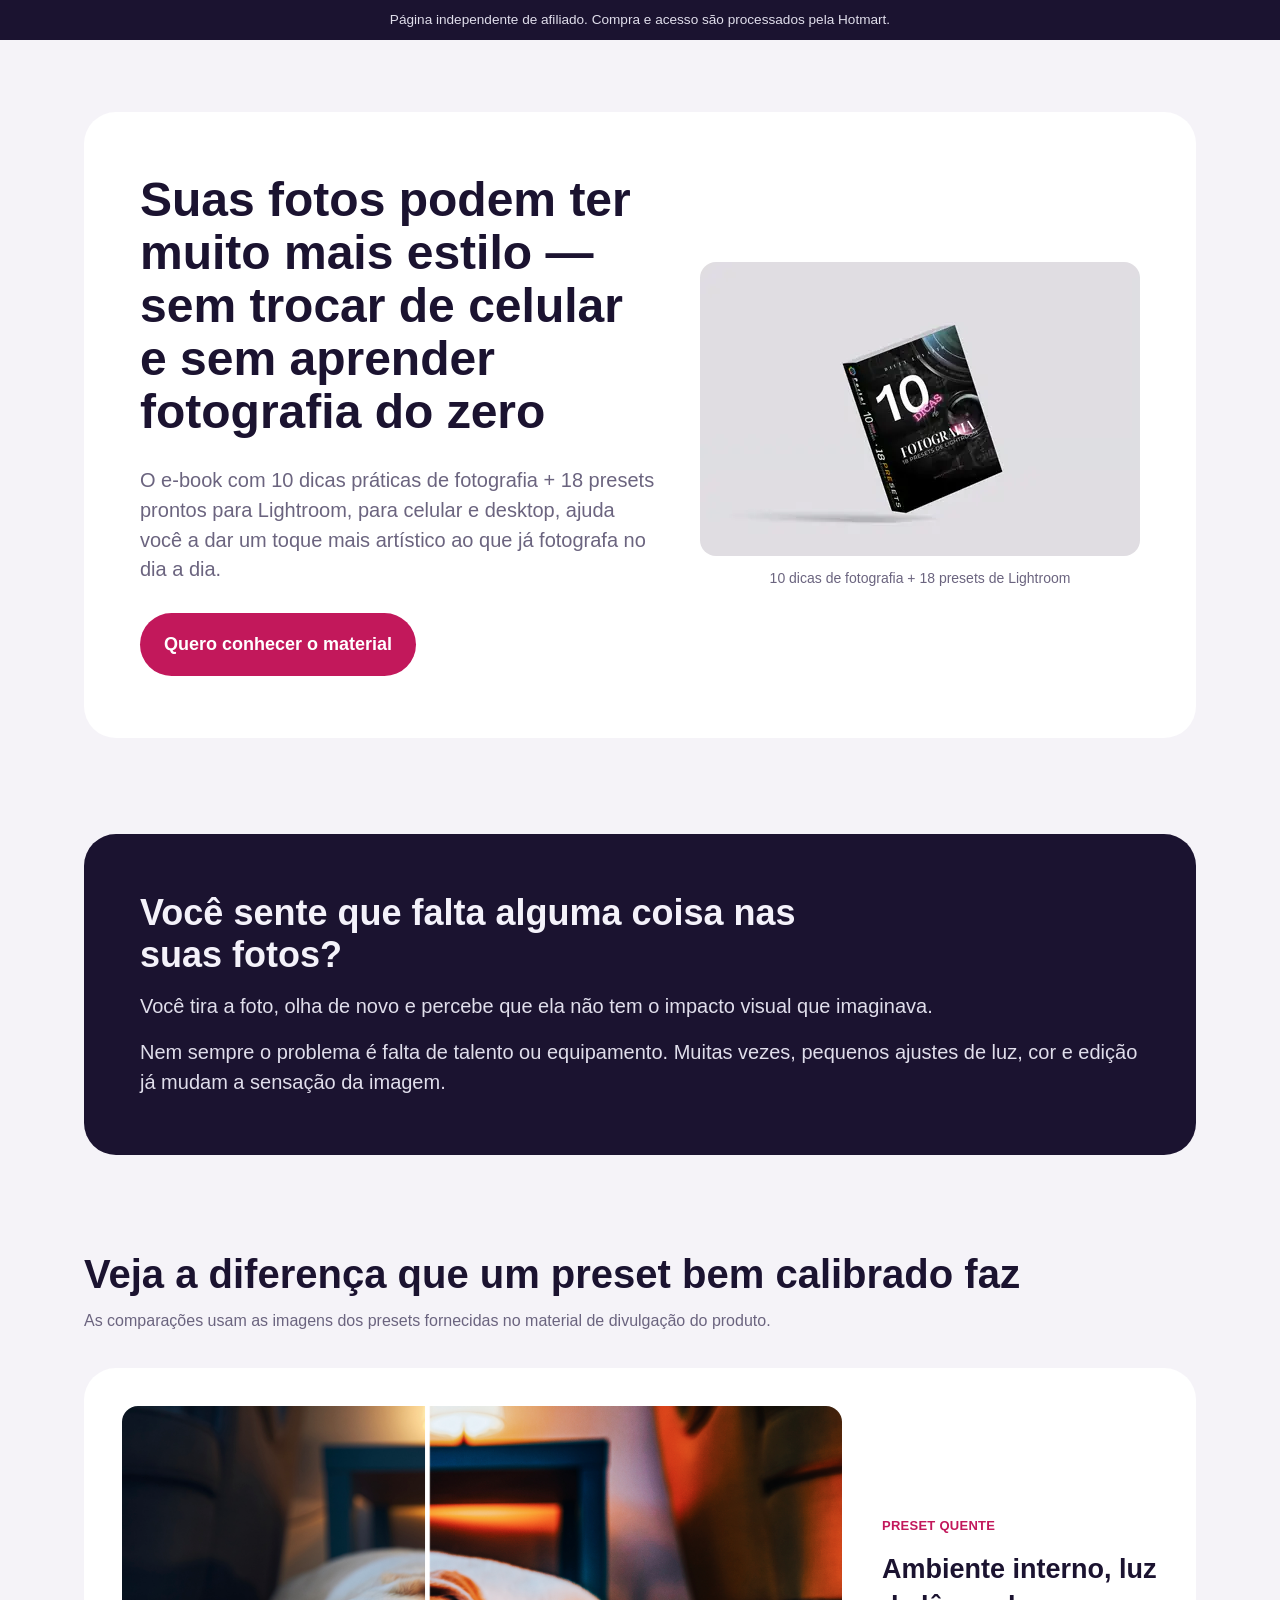
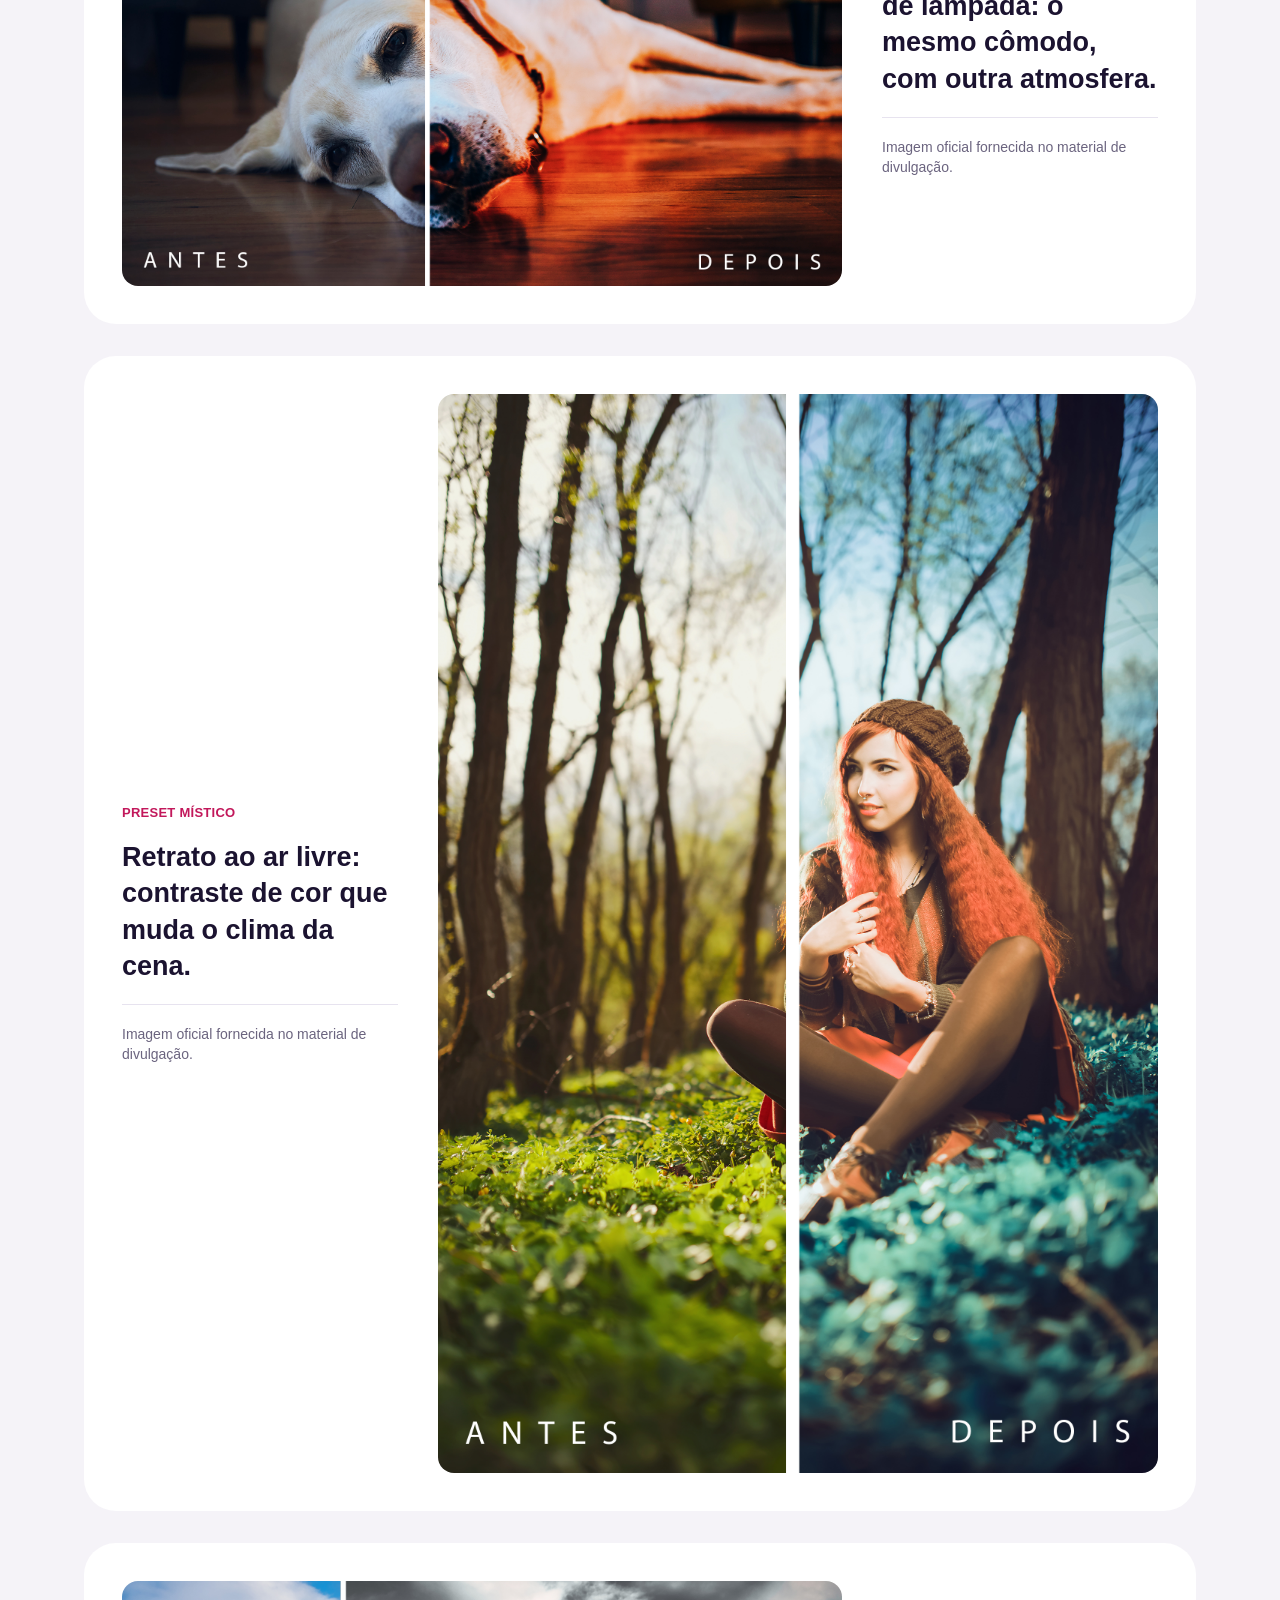
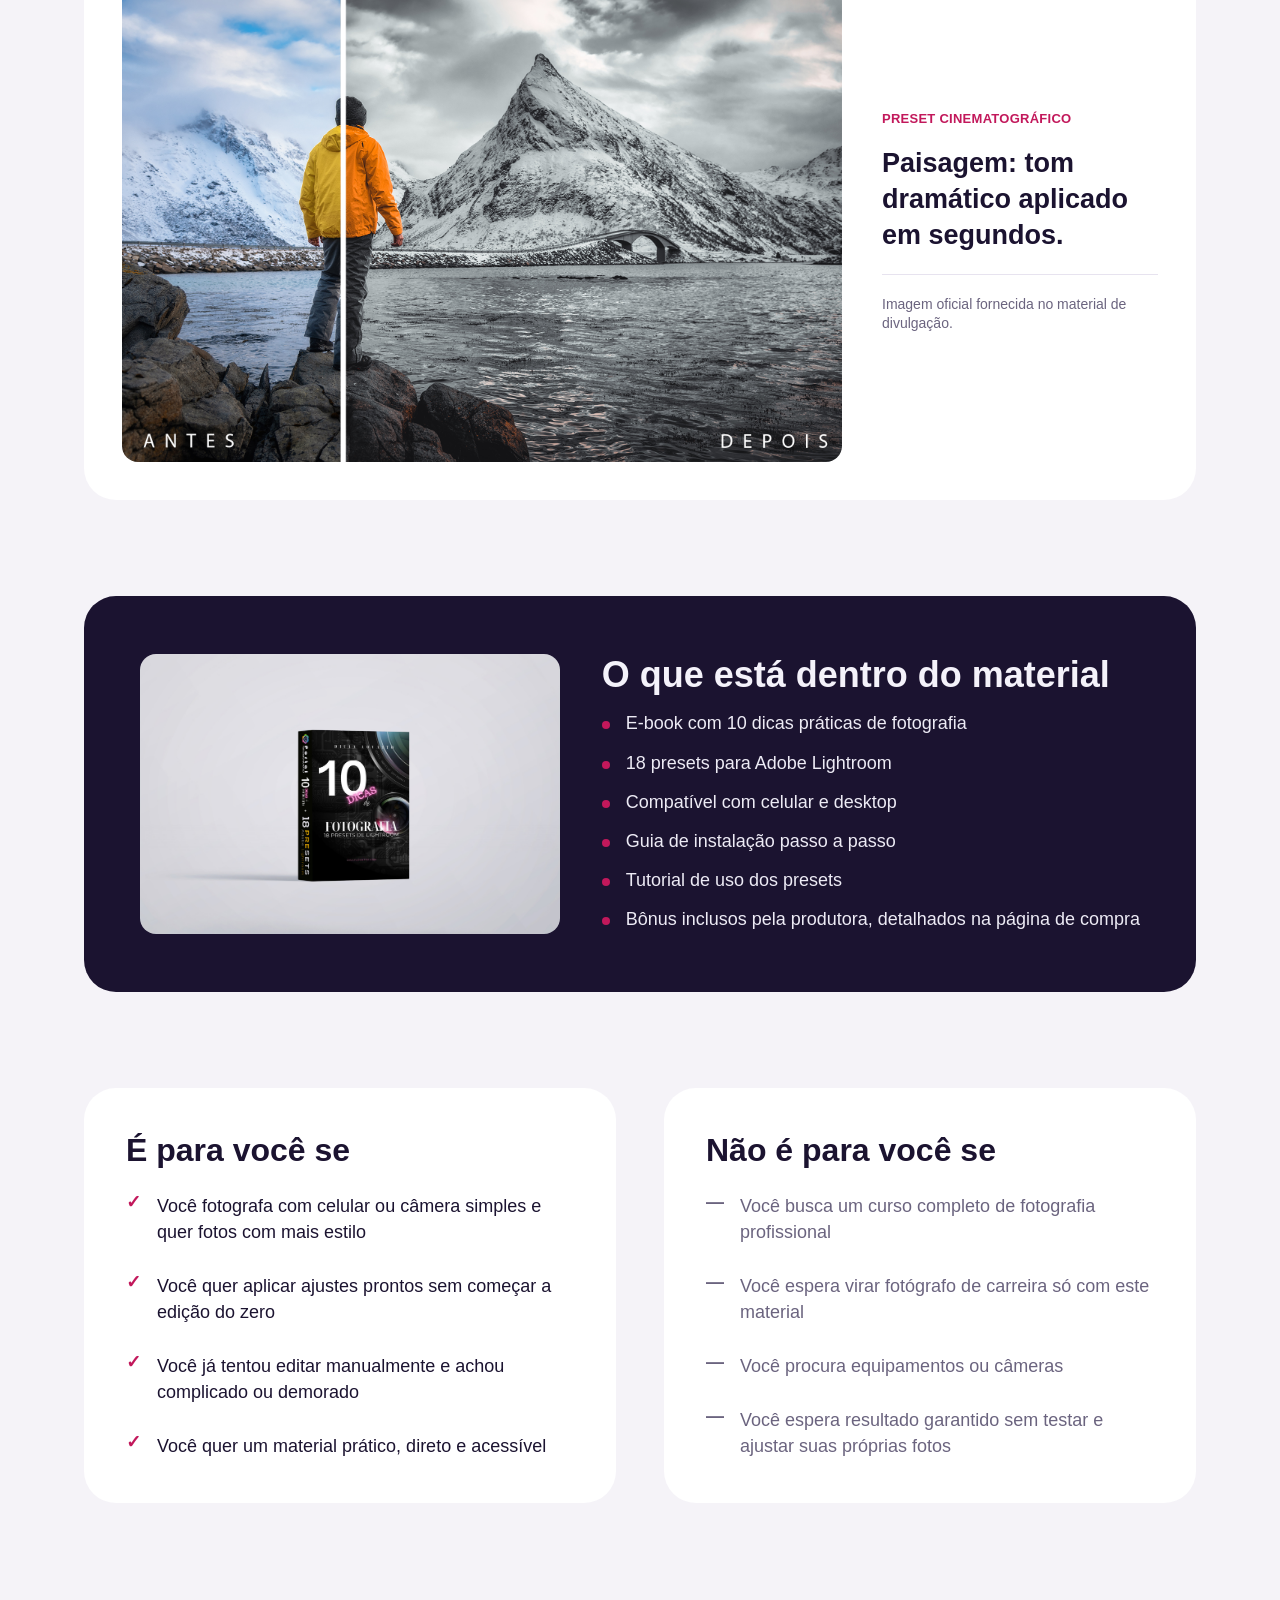
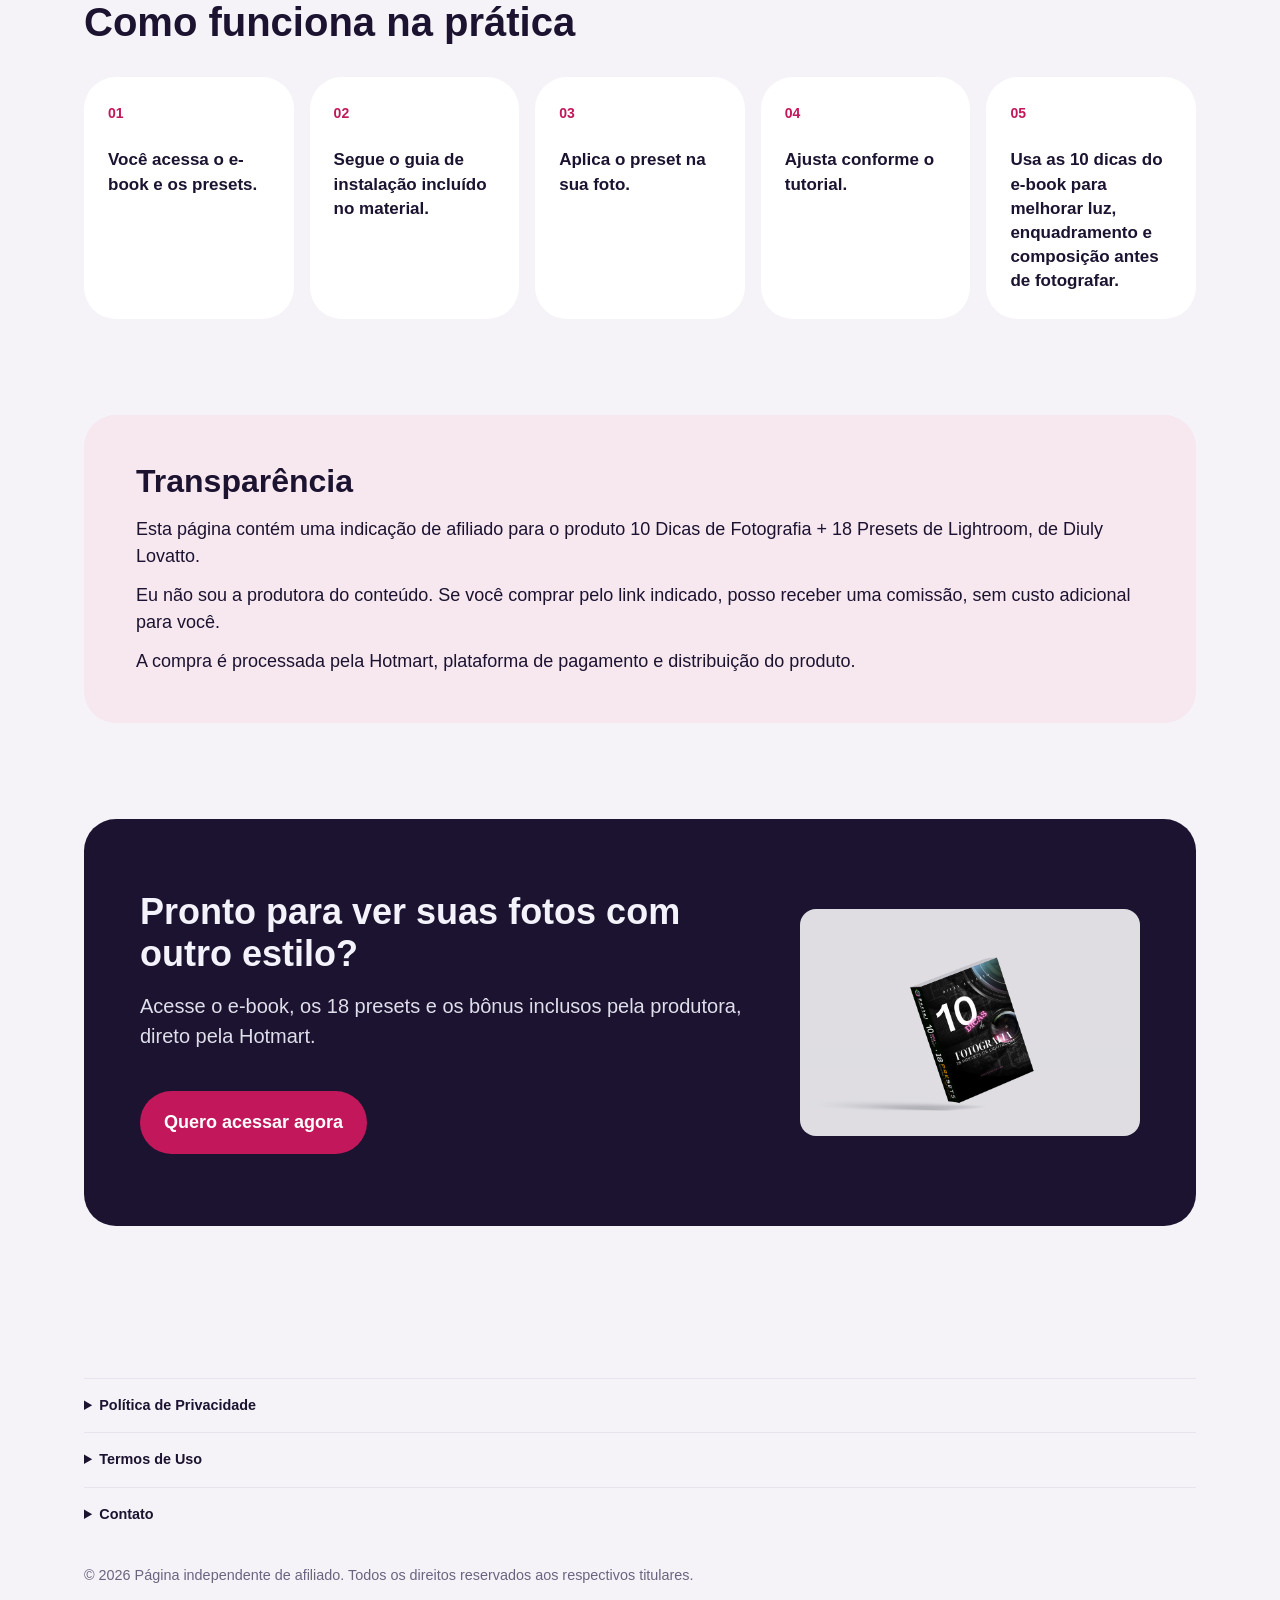
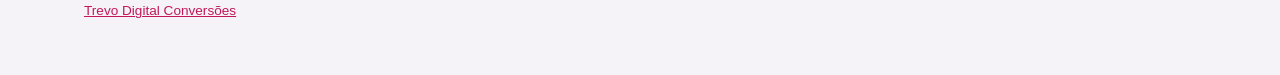
<file: produtos/fotografia-presets-lightroom/index.html>
<!doctype html>
<html lang="pt-BR">
<head>
  <meta charset="UTF-8" />
  <meta name="viewport" content="width=device-width, initial-scale=1.0" />

  <title>10 Dicas de Fotografia + 18 Presets de Lightroom — Pre-sell</title>
  <meta
    name="description"
    content="Pre-sell independente com indicação de afiliado para o e-book 10 Dicas de Fotografia + 18 Presets de Lightroom. Não é a página oficial da produtora."
  />

  <meta name="robots" content="index,follow" />

  <link rel="canonical" href="https://trevodigitalconversoes.com.br/produtos/fotografia-presets-lightroom/" />

  <meta property="og:type" content="website" />
  <meta property="og:locale" content="pt_BR" />
  <meta property="og:site_name" content="10 Dicas de Fotografia + 18 Presets de Lightroom" />
  <meta property="og:title" content="10 Dicas de Fotografia + 18 Presets de Lightroom — Pre-sell" />
  <meta
    property="og:description"
    content="Pre-sell independente com indicação de afiliado. Não é a página oficial da produtora."
  />
  <meta property="og:url" content="https://trevodigitalconversoes.com.br/produtos/fotografia-presets-lightroom/" />
  <meta property="og:image" content="https://trevodigitalconversoes.com.br/produtos/fotografia-presets-lightroom/assets/mockup-hero-04.jpg" />

  <meta name="twitter:card" content="summary_large_image" />
  <meta name="twitter:title" content="10 Dicas de Fotografia + 18 Presets de Lightroom — Pre-sell" />
  <meta
    name="twitter:description"
    content="Pre-sell independente com indicação de afiliado. Não é a página oficial da produtora."
  />
  <meta name="twitter:image" content="https://trevodigitalconversoes.com.br/produtos/fotografia-presets-lightroom/assets/mockup-hero-04.jpg" />

  <link rel="stylesheet" href="styles.css" />
</head>
<body>
  <a class="skip-link" href="#conteudo">Pular para o conteúdo</a>

  <div class="top-bar">
    <p>Página independente de afiliado. Compra e acesso são processados pela Hotmart.</p>
  </div>

  <main id="conteudo">
    <section class="hero" aria-label="Apresentação">
      <div class="card card-light hero-card">
        <div class="hero-text">
          <h1>Suas fotos podem ter muito mais estilo — sem trocar de celular e sem aprender fotografia do zero</h1>
          <p class="lead">O e-book com 10 dicas práticas de fotografia + 18 presets prontos para Lightroom, para celular e desktop, ajuda você a dar um toque mais artístico ao que já fotografa no dia a dia.</p>
          <a class="cta-button" href="https://go.hotmart.com/V106592210H" target="_blank" rel="noopener noreferrer sponsored" data-cta-position="hero">Quero conhecer o material</a>
        </div>
        <div class="hero-image">
          <picture>
            <source
              type="image/webp"
              srcset="assets/mockup-hero-04-440.webp 440w, assets/mockup-hero-04-640.webp 640w, assets/mockup-hero-04-880.webp 880w"
              sizes="(min-width: 532px) 440px, calc(100vw - 92px)"
            />
            <img src="assets/mockup-hero-04.jpg" alt="10 dicas de fotografia + 18 presets de Lightroom" width="440" height="294" loading="eager" fetchpriority="high" />
          </picture>
          <p class="image-caption">10 dicas de fotografia + 18 presets de Lightroom</p>
        </div>
      </div>
    </section>

    <section class="section" aria-label="O problema">
      <div class="card card-dark">
        <h2>Você sente que falta alguma coisa nas suas fotos?</h2>
        <p>Você tira a foto, olha de novo e percebe que ela não tem o impacto visual que imaginava.</p>
        <p>Nem sempre o problema é falta de talento ou equipamento. Muitas vezes, pequenos ajustes de luz, cor e edição já mudam a sensação da imagem.</p>
      </div>
    </section>

    <section class="section" aria-label="Demonstrações antes e depois">
      <h2>Veja a diferença que um preset bem calibrado faz</h2>
      <p class="note">As comparações usam as imagens dos presets fornecidas no material de divulgação do produto.</p>

      <div class="preset-cards">
        <div class="card card-light preset-card">
          <div class="preset-image">
            <img src="assets/preset-quente.jpg" alt="Antes e depois do Preset Quente aplicado em ambiente interno" width="720" height="480" loading="lazy" />
          </div>
          <div class="preset-text">
            <p class="eyebrow">PRESET QUENTE</p>
            <p class="preset-caption">Ambiente interno, luz de lâmpada: o mesmo cômodo, com outra atmosfera.</p>
            <hr class="divider" />
            <p class="preset-source">Imagem oficial fornecida no material de divulgação.</p>
          </div>
        </div>

        <div class="card card-light preset-card preset-card-reverse">
          <div class="preset-image">
            <img src="assets/preset-mistico.jpg" alt="Antes e depois do Preset Místico aplicado em retrato ao ar livre" width="720" height="480" loading="lazy" />
          </div>
          <div class="preset-text">
            <p class="eyebrow">PRESET MÍSTICO</p>
            <p class="preset-caption">Retrato ao ar livre: contraste de cor que muda o clima da cena.</p>
            <hr class="divider" />
            <p class="preset-source">Imagem oficial fornecida no material de divulgação.</p>
          </div>
        </div>

        <div class="card card-light preset-card">
          <div class="preset-image">
            <img src="assets/preset-cinematografico.jpg" alt="Antes e depois do Preset Cinematográfico aplicado em paisagem" width="720" height="480" loading="lazy" />
          </div>
          <div class="preset-text">
            <p class="eyebrow">PRESET CINEMATOGRÁFICO</p>
            <p class="preset-caption">Paisagem: tom dramático aplicado em segundos.</p>
            <hr class="divider" />
            <p class="preset-source">Imagem oficial fornecida no material de divulgação.</p>
          </div>
        </div>
      </div>
    </section>

    <section class="section" aria-label="O que está incluído">
      <div class="card card-dark included-card">
        <div class="included-text">
          <h2>O que está dentro do material</h2>
          <ul class="bullet-list">
            <li>E-book com 10 dicas práticas de fotografia</li>
            <li>18 presets para Adobe Lightroom</li>
            <li>Compatível com celular e desktop</li>
            <li>Guia de instalação passo a passo</li>
            <li>Tutorial de uso dos presets</li>
            <li>Bônus inclusos pela produtora, detalhados na página de compra</li>
          </ul>
        </div>
        <div class="included-image">
          <img src="assets/mockup-conteudo-03.jpg" alt="Mockup oficial do e-book 10 Dicas de Fotografia" width="420" height="280" loading="lazy" />
        </div>
      </div>
    </section>

    <section class="section" aria-label="Para quem é">
      <div class="audience-grid">
        <div class="card card-light audience-card">
          <h2>É para você se</h2>
          <ul class="audience-list audience-yes">
            <li><span aria-hidden="true" class="mark-yes">✓</span><span>Você fotografa com celular ou câmera simples e quer fotos com mais estilo</span></li>
            <li><span aria-hidden="true" class="mark-yes">✓</span><span>Você quer aplicar ajustes prontos sem começar a edição do zero</span></li>
            <li><span aria-hidden="true" class="mark-yes">✓</span><span>Você já tentou editar manualmente e achou complicado ou demorado</span></li>
            <li><span aria-hidden="true" class="mark-yes">✓</span><span>Você quer um material prático, direto e acessível</span></li>
          </ul>
        </div>
        <div class="card card-light audience-card">
          <h2>Não é para você se</h2>
          <ul class="audience-list audience-no">
            <li><span aria-hidden="true" class="mark-no">—</span><span>Você busca um curso completo de fotografia profissional</span></li>
            <li><span aria-hidden="true" class="mark-no">—</span><span>Você espera virar fotógrafo de carreira só com este material</span></li>
            <li><span aria-hidden="true" class="mark-no">—</span><span>Você procura equipamentos ou câmeras</span></li>
            <li><span aria-hidden="true" class="mark-no">—</span><span>Você espera resultado garantido sem testar e ajustar suas próprias fotos</span></li>
          </ul>
        </div>
      </div>
    </section>

    <section class="section" aria-label="Como funciona">
      <h2>Como funciona na prática</h2>
      <ol class="steps">
        <li class="card card-light step"><span class="step-number" aria-hidden="true">01</span><p>Você acessa o e-book e os presets.</p></li>
        <li class="card card-light step"><span class="step-number" aria-hidden="true">02</span><p>Segue o guia de instalação incluído no material.</p></li>
        <li class="card card-light step"><span class="step-number" aria-hidden="true">03</span><p>Aplica o preset na sua foto.</p></li>
        <li class="card card-light step"><span class="step-number" aria-hidden="true">04</span><p>Ajusta conforme o tutorial.</p></li>
        <li class="card card-light step"><span class="step-number" aria-hidden="true">05</span><p>Usa as 10 dicas do e-book para melhorar luz, enquadramento e composição antes de fotografar.</p></li>
      </ol>
    </section>

    <section class="section" aria-label="Transparência sobre afiliação">
      <div class="card card-soft-pink">
        <h2>Transparência</h2>
        <p>Esta página contém uma indicação de afiliado para o produto 10 Dicas de Fotografia + 18 Presets de Lightroom, de Diuly Lovatto.</p>
        <p>Eu não sou a produtora do conteúdo. Se você comprar pelo link indicado, posso receber uma comissão, sem custo adicional para você.</p>
        <p>A compra é processada pela Hotmart, plataforma de pagamento e distribuição do produto.</p>
      </div>
    </section>

    <section class="section final-cta" aria-label="Chamada final">
      <div class="card card-dark final-cta-card">
        <div class="final-cta-text">
          <h2>Pronto para ver suas fotos com outro estilo?</h2>
          <p>Acesse o e-book, os 18 presets e os bônus inclusos pela produtora, direto pela Hotmart.</p>
          <a class="cta-button" href="https://go.hotmart.com/V106592210H" target="_blank" rel="noopener noreferrer sponsored" data-cta-position="final">Quero acessar agora</a>
        </div>
        <div class="final-cta-image">
          <img src="assets/mockup-hero-04.jpg" alt="10 dicas de fotografia + 18 presets de Lightroom" width="340" height="227" loading="lazy" />
        </div>
      </div>
    </section>
  </main>

  <footer class="site-footer">
    <details class="legal-item">
      <summary>Política de Privacidade</summary>
      <p>Esta página não possui formulários, newsletter ou qualquer mecanismo de captura de dados pessoais. Nenhuma informação de identificação é coletada diretamente por esta página.</p>
      <p>Ao clicar em um dos botões de CTA, você é redirecionado para a página oficial do produto na Hotmart, que possui sua própria política de privacidade e é responsável pelo tratamento dos dados fornecidos durante a compra.</p>
      <p>Esta página não possui formulários nem newsletter. Utiliza o PostHog para medir visitas, uso da página e cliques de saída para a Hotmart, conforme descrito na <a href="../../politica-de-privacidade.html">Política de Privacidade da Trevo Digital Conversões</a>.</p>
      <p>Em caso de dúvidas sobre este aviso, utilize os canais indicados em "Contato", logo abaixo.</p>
    </details>

    <details class="legal-item">
      <summary>Termos de Uso</summary>
      <p>Esta é uma página independente de pré-venda/review de afiliado sobre o produto digital "10 Dicas de Fotografia + 18 Presets de Lightroom", comercializado na plataforma Hotmart.</p>
      <p>Esta página não é a página oficial do produto, não representa a Hotmart nem a produtora, e não realiza vendas diretamente. A compra, o pagamento e o acesso ao produto são inteiramente processados pela Hotmart.</p>
      <p>Nenhum conteúdo desta página deve ser interpretado como garantia de resultado. O uso do produto é de responsabilidade exclusiva do comprador.</p>
    </details>

    <details class="legal-item">
      <summary>Contato</summary>
      <p>Esta página é mantida por um afiliado independente e não possui canal de atendimento sobre o produto em si — dúvidas sobre compra, pagamento, acesso ou garantia devem ser tratadas diretamente com o suporte da Hotmart, disponível na página oficial do produto.</p>
      <p>Para dúvidas relacionadas exclusivamente a esta página, fale com a Trevo Digital Conversões: <a class="contact-link" href="https://trevodigitalconversoes.com.br/#contato">Entrar em contato com o Trevo Digital Conversões</a>.</p>
    </details>

    <p class="copyright">© 2026 Página independente de afiliado. Todos os direitos reservados aos respectivos titulares.</p>
    <p class="small"><a href="https://trevodigitalconversoes.com.br/">Trevo Digital Conversões</a></p>
  </footer>

  <script src="../../assets/js/tracking-config.generated.js" defer></script>
  <script src="../../assets/js/etapa_5_d_v1_tracking.js" defer></script>
</body>
</html>
</file>
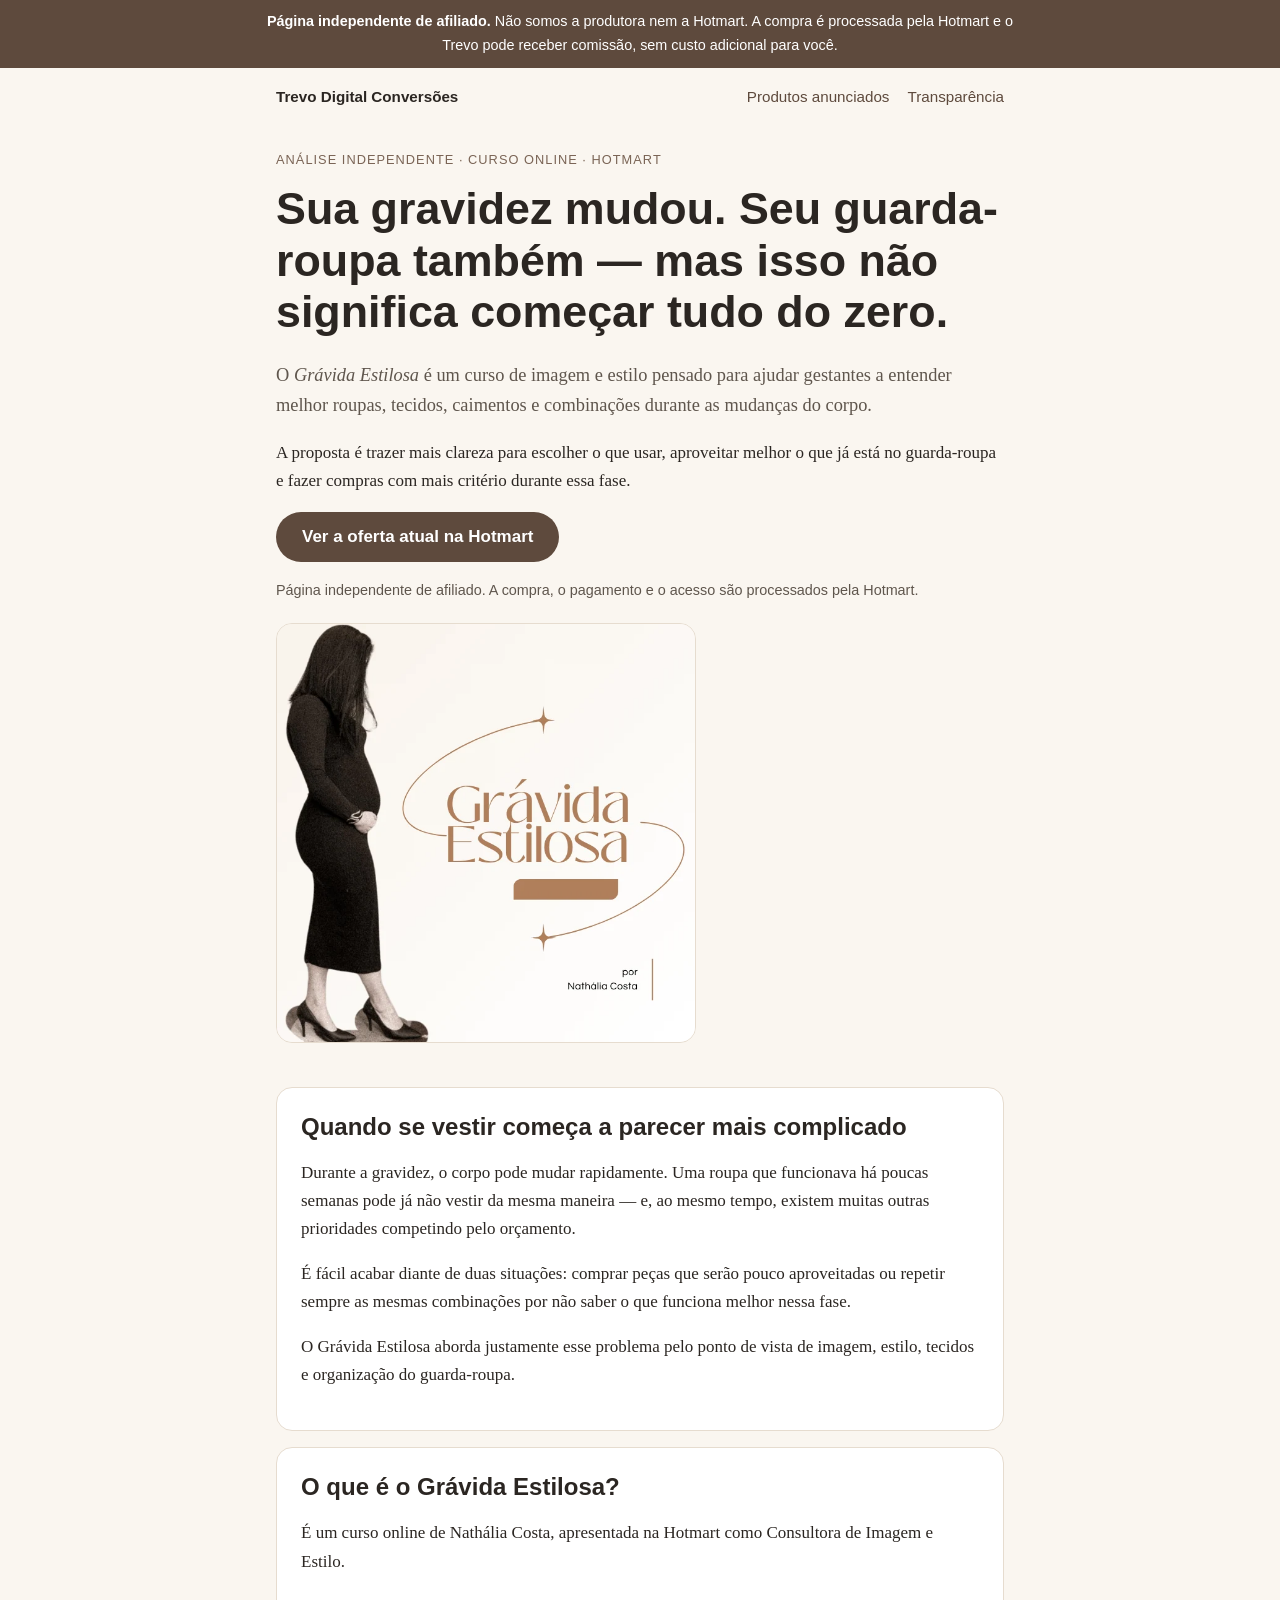
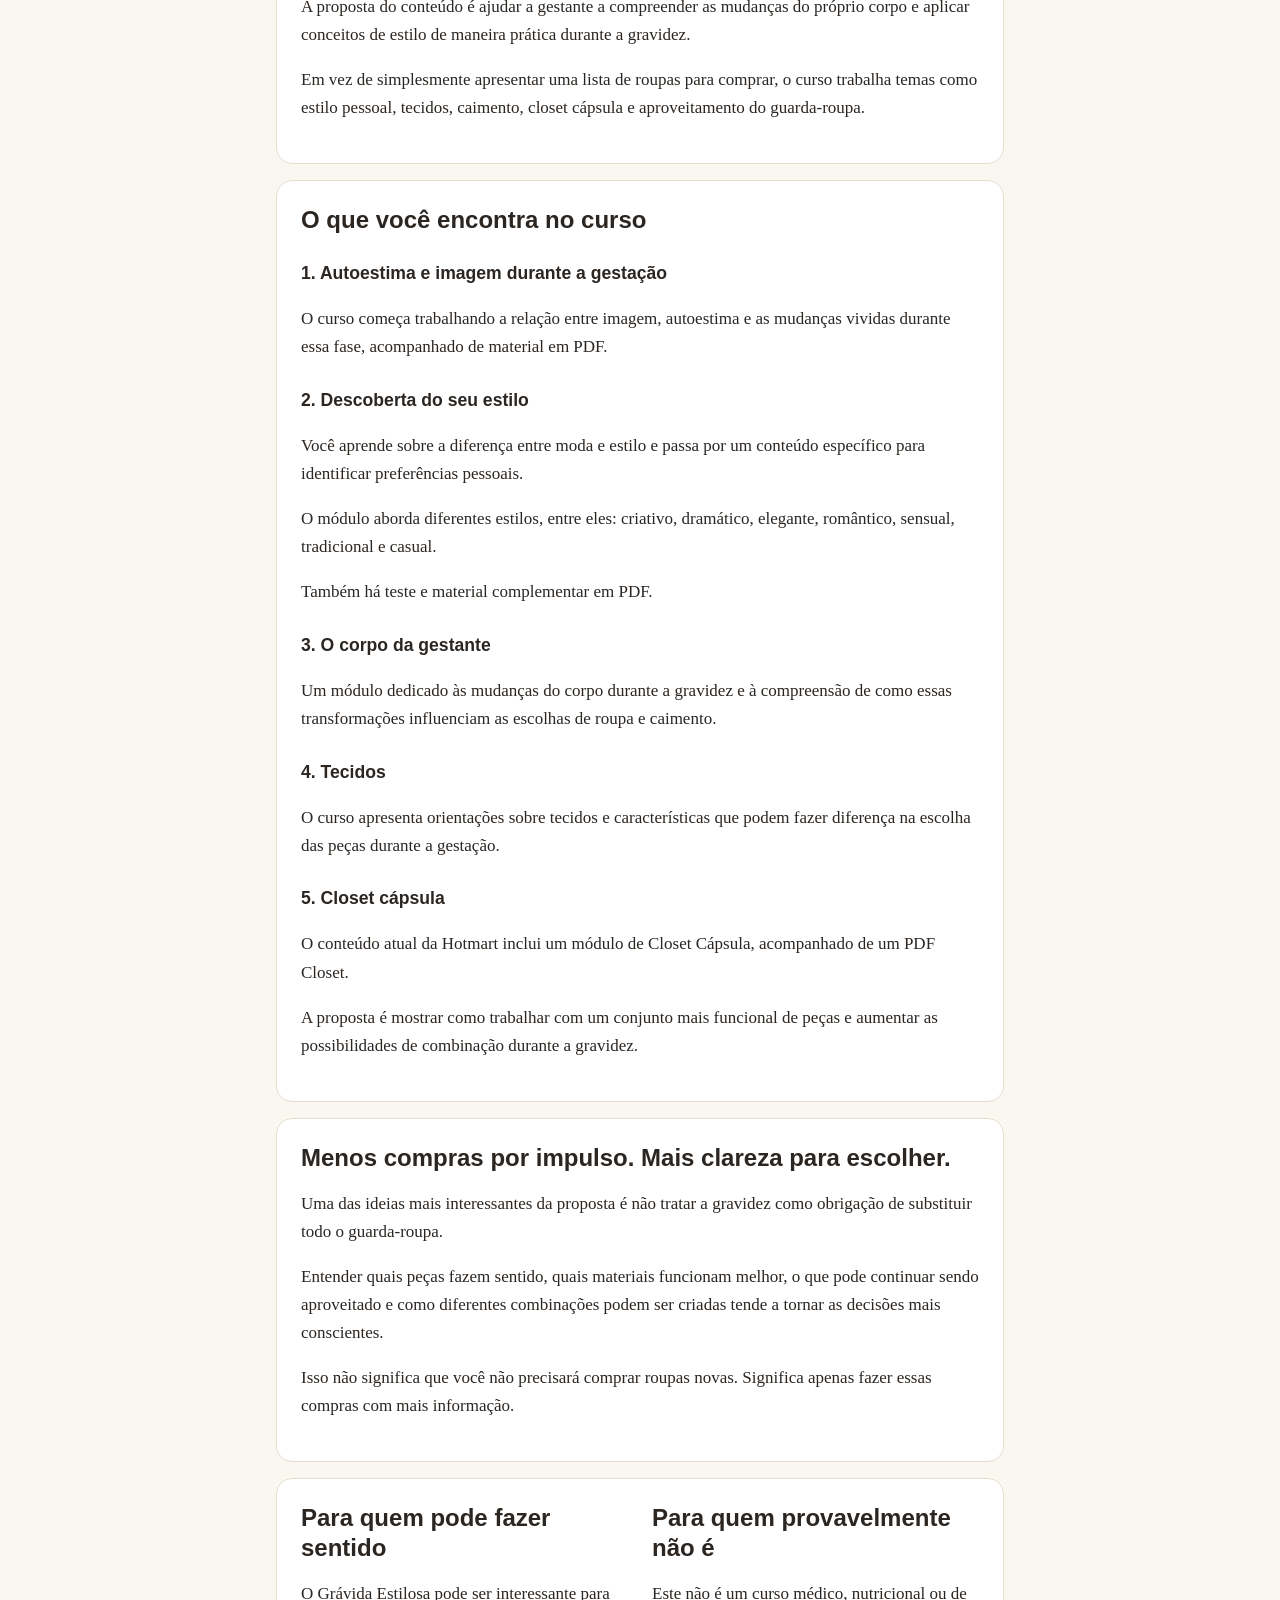
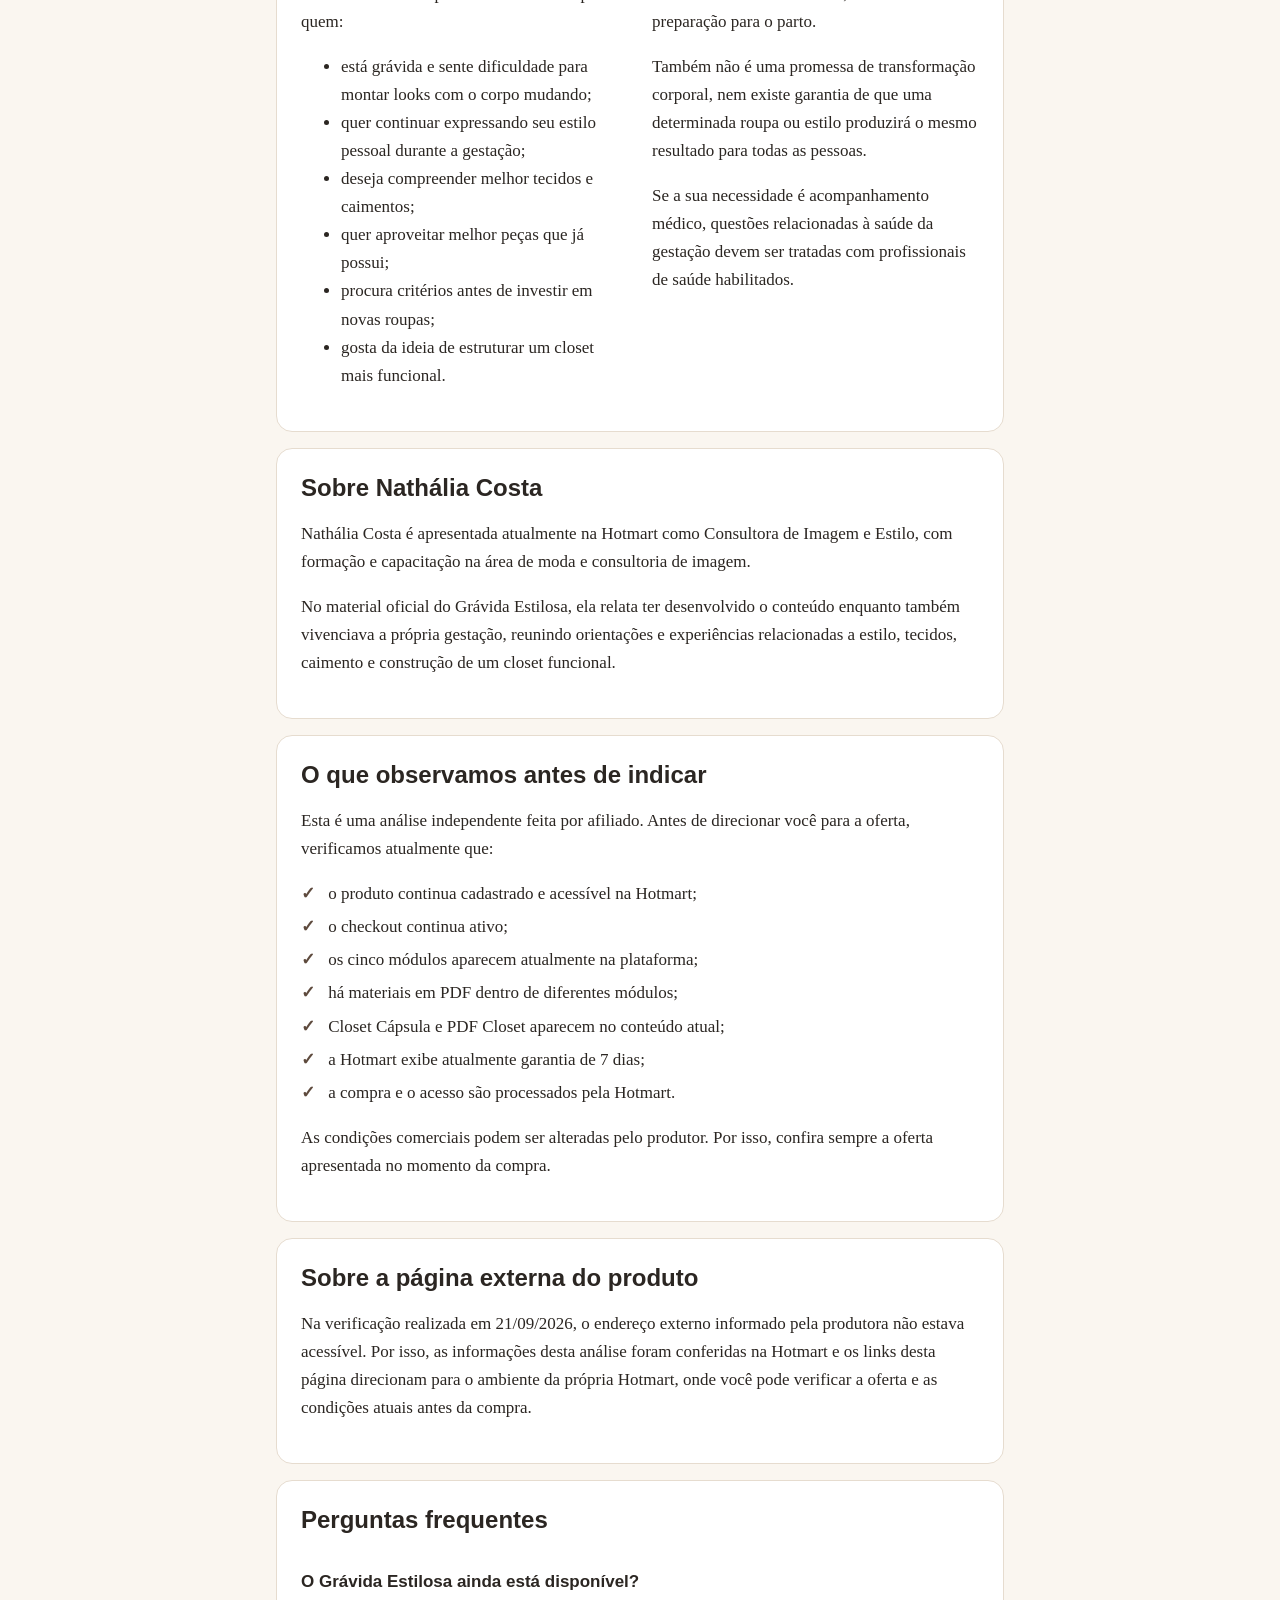
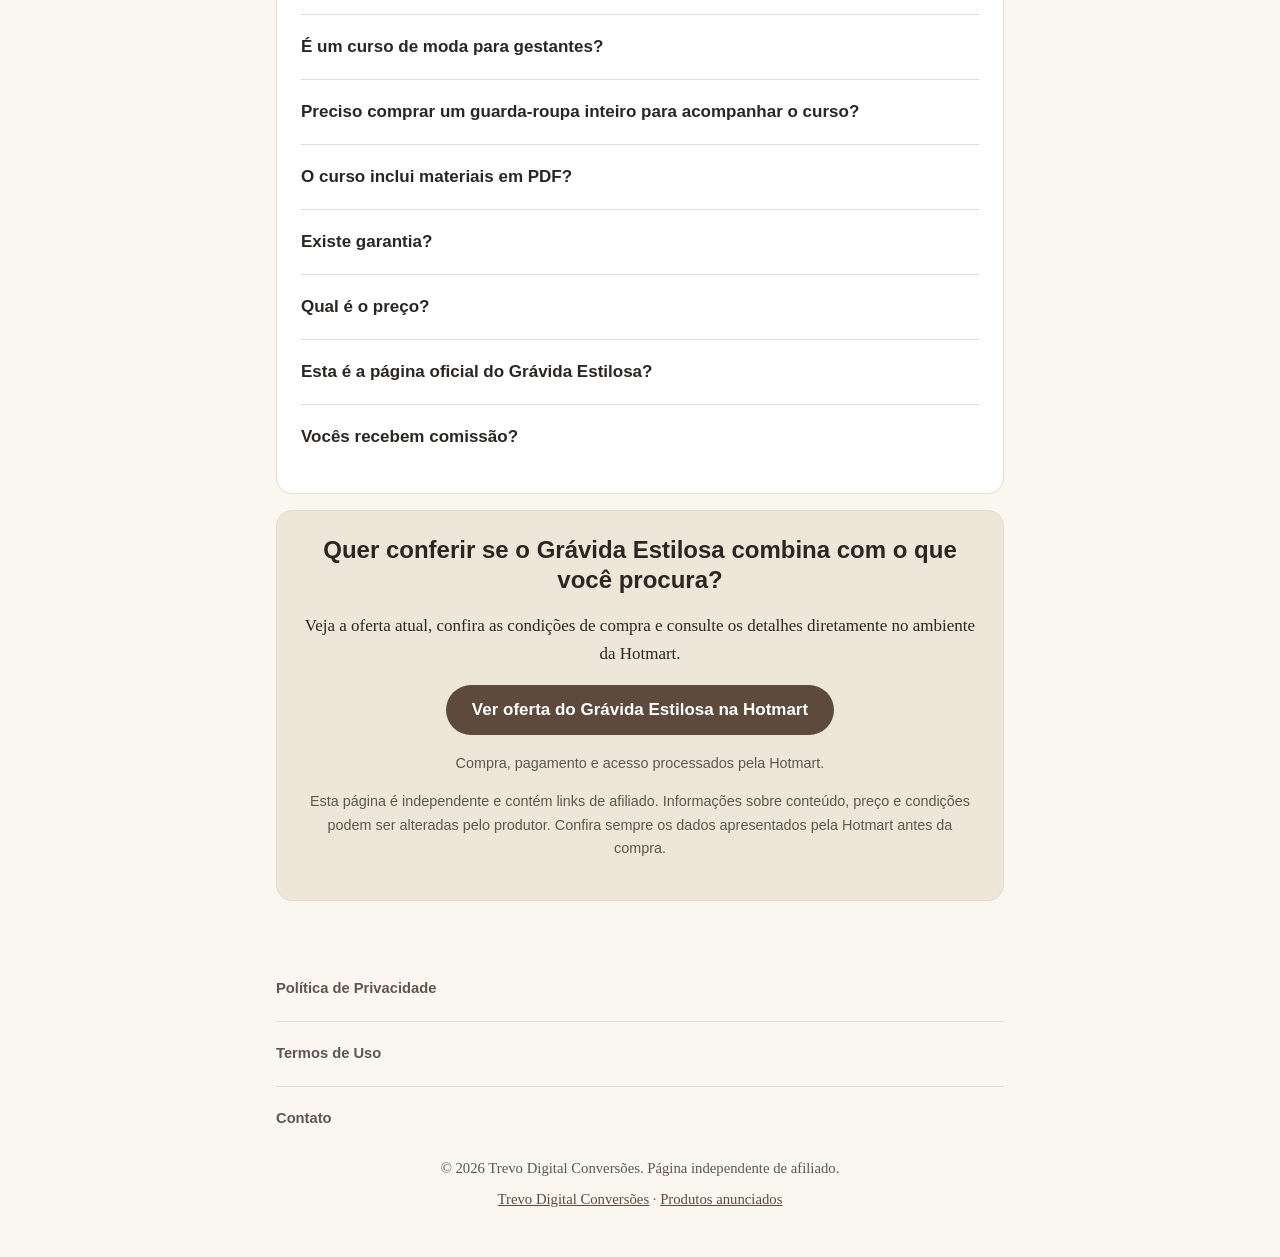
<file: produtos/gravida-estilosa/index.html>
<!doctype html>
<html lang="pt-BR">
<head>
  <meta charset="UTF-8" />
  <meta name="viewport" content="width=device-width, initial-scale=1.0" />
  <title>Grávida Estilosa: análise independente do curso de estilo para gestantes</title>
  <meta name="description" content="Análise independente do curso online Grávida Estilosa (Hotmart): o que ele aborda, para quem pode fazer sentido, o que observamos na Hotmart e o que conferir antes de comprar." />
  <meta name="robots" content="index,follow" />
  <link rel="canonical" href="https://trevodigitalconversoes.com.br/produtos/gravida-estilosa/" />
  <link rel="icon" href="../../assets/logo-social.png" />

  <meta property="og:type" content="article" />
  <meta property="og:locale" content="pt_BR" />
  <meta property="og:site_name" content="Trevo Digital Conversões" />
  <meta property="og:title" content="Grávida Estilosa: análise independente do curso" />
  <meta property="og:description" content="O que o curso aborda, para quem pode fazer sentido e o que conferir na Hotmart antes de comprar. Página independente de afiliado." />
  <meta property="og:url" content="https://trevodigitalconversoes.com.br/produtos/gravida-estilosa/" />
  <meta property="og:image" content="https://trevodigitalconversoes.com.br/produtos/gravida-estilosa/assets/capa-produto-675.webp" />
  <meta name="twitter:card" content="summary_large_image" />
  <meta name="twitter:title" content="Grávida Estilosa: análise independente do curso" />
  <meta name="twitter:description" content="O que o curso aborda, para quem pode fazer sentido e o que conferir na Hotmart antes de comprar." />
  <meta name="twitter:image" content="https://trevodigitalconversoes.com.br/produtos/gravida-estilosa/assets/capa-produto-675.webp" />

  <link rel="stylesheet" href="styles.css" />
  <script type="application/ld+json">
  {"@context":"https://schema.org","@type":"WebPage","name":"Grávida Estilosa: análise independente do curso de estilo para gestantes","inLanguage":"pt-BR","url":"https://trevodigitalconversoes.com.br/produtos/gravida-estilosa/","isPartOf":{"@type":"WebSite","name":"Trevo Digital Conversões","url":"https://trevodigitalconversoes.com.br/"}}
  </script>
</head>
<body>
  <a class="skip-link" href="#conteudo">Pular para o conteúdo</a>

  <div class="top-bar" role="note">
    <p><strong>Página independente de afiliado.</strong> Não somos a produtora nem a Hotmart. A compra é processada pela Hotmart e o Trevo pode receber comissão, sem custo adicional para você.</p>
  </div>

  <header class="site-header">
    <a class="brand" href="../../index.html">Trevo Digital Conversões</a>
    <nav aria-label="Principal">
      <a href="../">Produtos anunciados</a>
      <a href="../../index.html#transparencia">Transparência</a>
    </nav>
  </header>

  <main id="conteudo">
    <section class="hero" aria-labelledby="titulo">
      <p class="eyebrow">Análise independente · Curso online · Hotmart</p>
      <h1 id="titulo">Sua gravidez mudou. Seu guarda-roupa também — mas isso não significa começar tudo do zero.</h1>
      <p class="lead">O <em>Grávida Estilosa</em> é um curso de imagem e estilo pensado para ajudar gestantes a entender melhor roupas, tecidos, caimentos e combinações durante as mudanças do corpo.</p>
      <p>A proposta é trazer mais clareza para escolher o que usar, aproveitar melhor o que já está no guarda-roupa e fazer compras com mais critério durante essa fase.</p>
      <p><a class="cta-button" data-hotlink href="https://go.hotmart.com/H106516913T?dp=1&amp;redirectionUrl=https%3A%2F%2Fhotmart.com%2Fpt-br%2Fmarketplace%2Fprodutos%2Fgravida-estilosa%2FQ94220392S" target="_blank" rel="noopener noreferrer sponsored" data-cta-position="hero">Ver a oferta atual na Hotmart</a></p>
      <p class="hint">Página independente de afiliado. A compra, o pagamento e o acesso são processados pela Hotmart.</p>
      <figure class="cover">
        <img src="assets/capa-produto-675.webp" srcset="assets/capa-produto-360.webp 360w, assets/capa-produto-675.webp 675w" sizes="(min-width:760px) 420px, calc(100vw - 32px)" width="675" height="675" fetchpriority="high" alt="Imagem de divulgação do curso Grávida Estilosa, por Nathália Costa: gestante de vestido preto justo, de perfil, ao lado do título do curso." />
      </figure>
    </section>

    <section class="section" aria-labelledby="complicado">
      <h2 id="complicado">Quando se vestir começa a parecer mais complicado</h2>
      <p>Durante a gravidez, o corpo pode mudar rapidamente. Uma roupa que funcionava há poucas semanas pode já não vestir da mesma maneira — e, ao mesmo tempo, existem muitas outras prioridades competindo pelo orçamento.</p>
      <p>É fácil acabar diante de duas situações: comprar peças que serão pouco aproveitadas ou repetir sempre as mesmas combinações por não saber o que funciona melhor nessa fase.</p>
      <p>O Grávida Estilosa aborda justamente esse problema pelo ponto de vista de imagem, estilo, tecidos e organização do guarda-roupa.</p>
    </section>

    <section class="section" aria-labelledby="oque">
      <h2 id="oque">O que é o Grávida Estilosa?</h2>
      <p>É um curso online de Nathália Costa, apresentada na Hotmart como Consultora de Imagem e Estilo.</p>
      <p>A proposta do conteúdo é ajudar a gestante a compreender as mudanças do próprio corpo e aplicar conceitos de estilo de maneira prática durante a gravidez.</p>
      <p>Em vez de simplesmente apresentar uma lista de roupas para comprar, o curso trabalha temas como estilo pessoal, tecidos, caimento, closet cápsula e aproveitamento do guarda-roupa.</p>
    </section>

    <section class="section" aria-labelledby="encontra">
      <h2 id="encontra">O que você encontra no curso</h2>
      <h3>1. Autoestima e imagem durante a gestação</h3>
      <p>O curso começa trabalhando a relação entre imagem, autoestima e as mudanças vividas durante essa fase, acompanhado de material em PDF.</p>
      <h3>2. Descoberta do seu estilo</h3>
      <p>Você aprende sobre a diferença entre moda e estilo e passa por um conteúdo específico para identificar preferências pessoais.</p>
      <p>O módulo aborda diferentes estilos, entre eles: criativo, dramático, elegante, romântico, sensual, tradicional e casual.</p>
      <p>Também há teste e material complementar em PDF.</p>
      <h3>3. O corpo da gestante</h3>
      <p>Um módulo dedicado às mudanças do corpo durante a gravidez e à compreensão de como essas transformações influenciam as escolhas de roupa e caimento.</p>
      <h3>4. Tecidos</h3>
      <p>O curso apresenta orientações sobre tecidos e características que podem fazer diferença na escolha das peças durante a gestação.</p>
      <h3>5. Closet cápsula</h3>
      <p>O conteúdo atual da Hotmart inclui um módulo de Closet Cápsula, acompanhado de um PDF Closet.</p>
      <p>A proposta é mostrar como trabalhar com um conjunto mais funcional de peças e aumentar as possibilidades de combinação durante a gravidez.</p>
    </section>

    <section class="section" aria-labelledby="impulso">
      <h2 id="impulso">Menos compras por impulso. Mais clareza para escolher.</h2>
      <p>Uma das ideias mais interessantes da proposta é não tratar a gravidez como obrigação de substituir todo o guarda-roupa.</p>
      <p>Entender quais peças fazem sentido, quais materiais funcionam melhor, o que pode continuar sendo aproveitado e como diferentes combinações podem ser criadas tende a tornar as decisões mais conscientes.</p>
      <p>Isso não significa que você não precisará comprar roupas novas. Significa apenas fazer essas compras com mais informação.</p>
    </section>

    <section class="section split" aria-label="Para quem faz sentido">
      <div>
        <h2>Para quem pode fazer sentido</h2>
        <p>O Grávida Estilosa pode ser interessante para quem:</p>
        <ul>
          <li>está grávida e sente dificuldade para montar looks com o corpo mudando;</li>
          <li>quer continuar expressando seu estilo pessoal durante a gestação;</li>
          <li>deseja compreender melhor tecidos e caimentos;</li>
          <li>quer aproveitar melhor peças que já possui;</li>
          <li>procura critérios antes de investir em novas roupas;</li>
          <li>gosta da ideia de estruturar um closet mais funcional.</li>
        </ul>
      </div>
      <div>
        <h2>Para quem provavelmente não é</h2>
        <p>Este não é um curso médico, nutricional ou de preparação para o parto.</p>
        <p>Também não é uma promessa de transformação corporal, nem existe garantia de que uma determinada roupa ou estilo produzirá o mesmo resultado para todas as pessoas.</p>
        <p>Se a sua necessidade é acompanhamento médico, questões relacionadas à saúde da gestação devem ser tratadas com profissionais de saúde habilitados.</p>
      </div>
    </section>

    <section class="section" aria-labelledby="criadora">
      <h2 id="criadora">Sobre Nathália Costa</h2>
      <p>Nathália Costa é apresentada atualmente na Hotmart como Consultora de Imagem e Estilo, com formação e capacitação na área de moda e consultoria de imagem.</p>
      <p>No material oficial do Grávida Estilosa, ela relata ter desenvolvido o conteúdo enquanto também vivenciava a própria gestação, reunindo orientações e experiências relacionadas a estilo, tecidos, caimento e construção de um closet funcional.</p>
    </section>

    <section class="section" aria-labelledby="observamos">
      <h2 id="observamos">O que observamos antes de indicar</h2>
      <p>Esta é uma análise independente feita por afiliado. Antes de direcionar você para a oferta, verificamos atualmente que:</p>
      <ul class="checks">
        <li>o produto continua cadastrado e acessível na Hotmart;</li>
        <li>o checkout continua ativo;</li>
        <li>os cinco módulos aparecem atualmente na plataforma;</li>
        <li>há materiais em PDF dentro de diferentes módulos;</li>
        <li>Closet Cápsula e PDF Closet aparecem no conteúdo atual;</li>
        <li>a Hotmart exibe atualmente garantia de 7 dias;</li>
        <li>a compra e o acesso são processados pela Hotmart.</li>
      </ul>
      <p>As condições comerciais podem ser alteradas pelo produtor. Por isso, confira sempre a oferta apresentada no momento da compra.</p>
    </section>

    <section class="section" aria-labelledby="externa">
      <h2 id="externa">Sobre a página externa do produto</h2>
      <p>Na verificação realizada em 21/09/2026, o endereço externo informado pela produtora não estava acessível. Por isso, as informações desta análise foram conferidas na Hotmart e os links desta página direcionam para o ambiente da própria Hotmart, onde você pode verificar a oferta e as condições atuais antes da compra.</p>
    </section>

    <section class="section" aria-labelledby="faq">
      <h2 id="faq">Perguntas frequentes</h2>
      <details><summary>O Grávida Estilosa ainda está disponível?</summary><p>Sim. Na nossa verificação mais recente, a página do produto e o checkout estavam ativos na Hotmart.</p></details>
      <details><summary>É um curso de moda para gestantes?</summary><p>O foco é imagem e estilo durante a gestação, abordando temas como estilo pessoal, mudanças do corpo, tecidos e organização do closet.</p></details>
      <details><summary>Preciso comprar um guarda-roupa inteiro para acompanhar o curso?</summary><p>A própria proposta trabalha escolha de peças, aproveitamento do guarda-roupa e closet cápsula. O curso não exige que você substitua todas as suas roupas.</p></details>
      <details><summary>O curso inclui materiais em PDF?</summary><p>Sim. A estrutura atualmente exibida pela Hotmart apresenta PDFs complementares em diferentes módulos, incluindo um PDF dedicado ao closet.</p></details>
      <details><summary>Existe garantia?</summary><p>Na verificação atual, a Hotmart informa garantia de 7 dias. Confira a condição apresentada no checkout no momento da compra.</p></details>
      <details><summary>Qual é o preço?</summary><p>Preço, moeda e condições de pagamento podem variar de acordo com a oferta e localização. Consulte o valor atualizado diretamente no checkout da Hotmart.</p></details>
      <details><summary>Esta é a página oficial do Grávida Estilosa?</summary><p>Não. Esta é uma página independente de análise e pré-venda mantida por afiliado.</p></details>
      <details><summary>Vocês recebem comissão?</summary><p>Sim. Caso a compra seja realizada por um dos nossos Links de Divulgação, podemos receber uma comissão da Hotmart. Isso não acrescenta custo adicional à sua compra.</p></details>
    </section>

    <section class="section final" aria-labelledby="final">
      <h2 id="final">Quer conferir se o Grávida Estilosa combina com o que você procura?</h2>
      <p>Veja a oferta atual, confira as condições de compra e consulte os detalhes diretamente no ambiente da Hotmart.</p>
      <p><a class="cta-button" data-hotlink href="https://go.hotmart.com/H106516913T?dp=1&amp;redirectionUrl=https%3A%2F%2Fhotmart.com%2Fpt-br%2Fmarketplace%2Fprodutos%2Fgravida-estilosa%2FQ94220392S" target="_blank" rel="noopener noreferrer sponsored" data-cta-position="final">Ver oferta do Grávida Estilosa na Hotmart</a></p>
      <p class="hint">Compra, pagamento e acesso processados pela Hotmart.</p>
      <p class="hint">Esta página é independente e contém links de afiliado. Informações sobre conteúdo, preço e condições podem ser alteradas pelo produtor. Confira sempre os dados apresentados pela Hotmart antes da compra.</p>
    </section>
  </main>

  <footer class="site-footer">
    <details class="legal-item">
      <summary>Política de Privacidade</summary>
      <p>Esta página não tem formulários nem newsletter e não coleta dados pessoais. Ela não carrega ferramentas de análise nem grava cookies próprios. Ao clicar no botão, você vai para a página do curso na Hotmart, que trata os dados da compra conforme a política dela. Parâmetros de campanha presentes na URL (por exemplo, UTMs) podem ser repassados ao link da Hotmart. Veja também a <a href="../../politica-de-privacidade.html">Política de Privacidade do Trevo</a>.</p>
    </details>
    <details class="legal-item">
      <summary>Termos de Uso</summary>
      <p>Página independente de análise/pré-venda de afiliado sobre o curso digital “Grávida Estilosa”, vendido na Hotmart. Não representa a Hotmart nem a produtora e não realiza vendas. Nada aqui é garantia de resultado ou orientação médica. Veja os <a href="../../termos-de-uso.html">Termos de Uso do Trevo</a>.</p>
    </details>
    <details class="legal-item">
      <summary>Contato</summary>
      <p>Dúvidas sobre compra, pagamento, acesso ou garantia devem ir ao suporte da Hotmart ou à produtora. Sobre esta página: <a class="contact-link" href="https://trevodigitalconversoes.com.br/#contato">fale com o Trevo Digital Conversões</a>.</p>
    </details>
    <p class="copyright">© 2026 Trevo Digital Conversões. Página independente de afiliado.</p>
    <p class="small"><a href="../../index.html">Trevo Digital Conversões</a> · <a href="../">Produtos anunciados</a></p>
  </footer>

  <script src="../../assets/js/tracking-config.generated.js" defer></script>
  <script src="cta-params.js" defer></script>
</body>
</html>
</file>
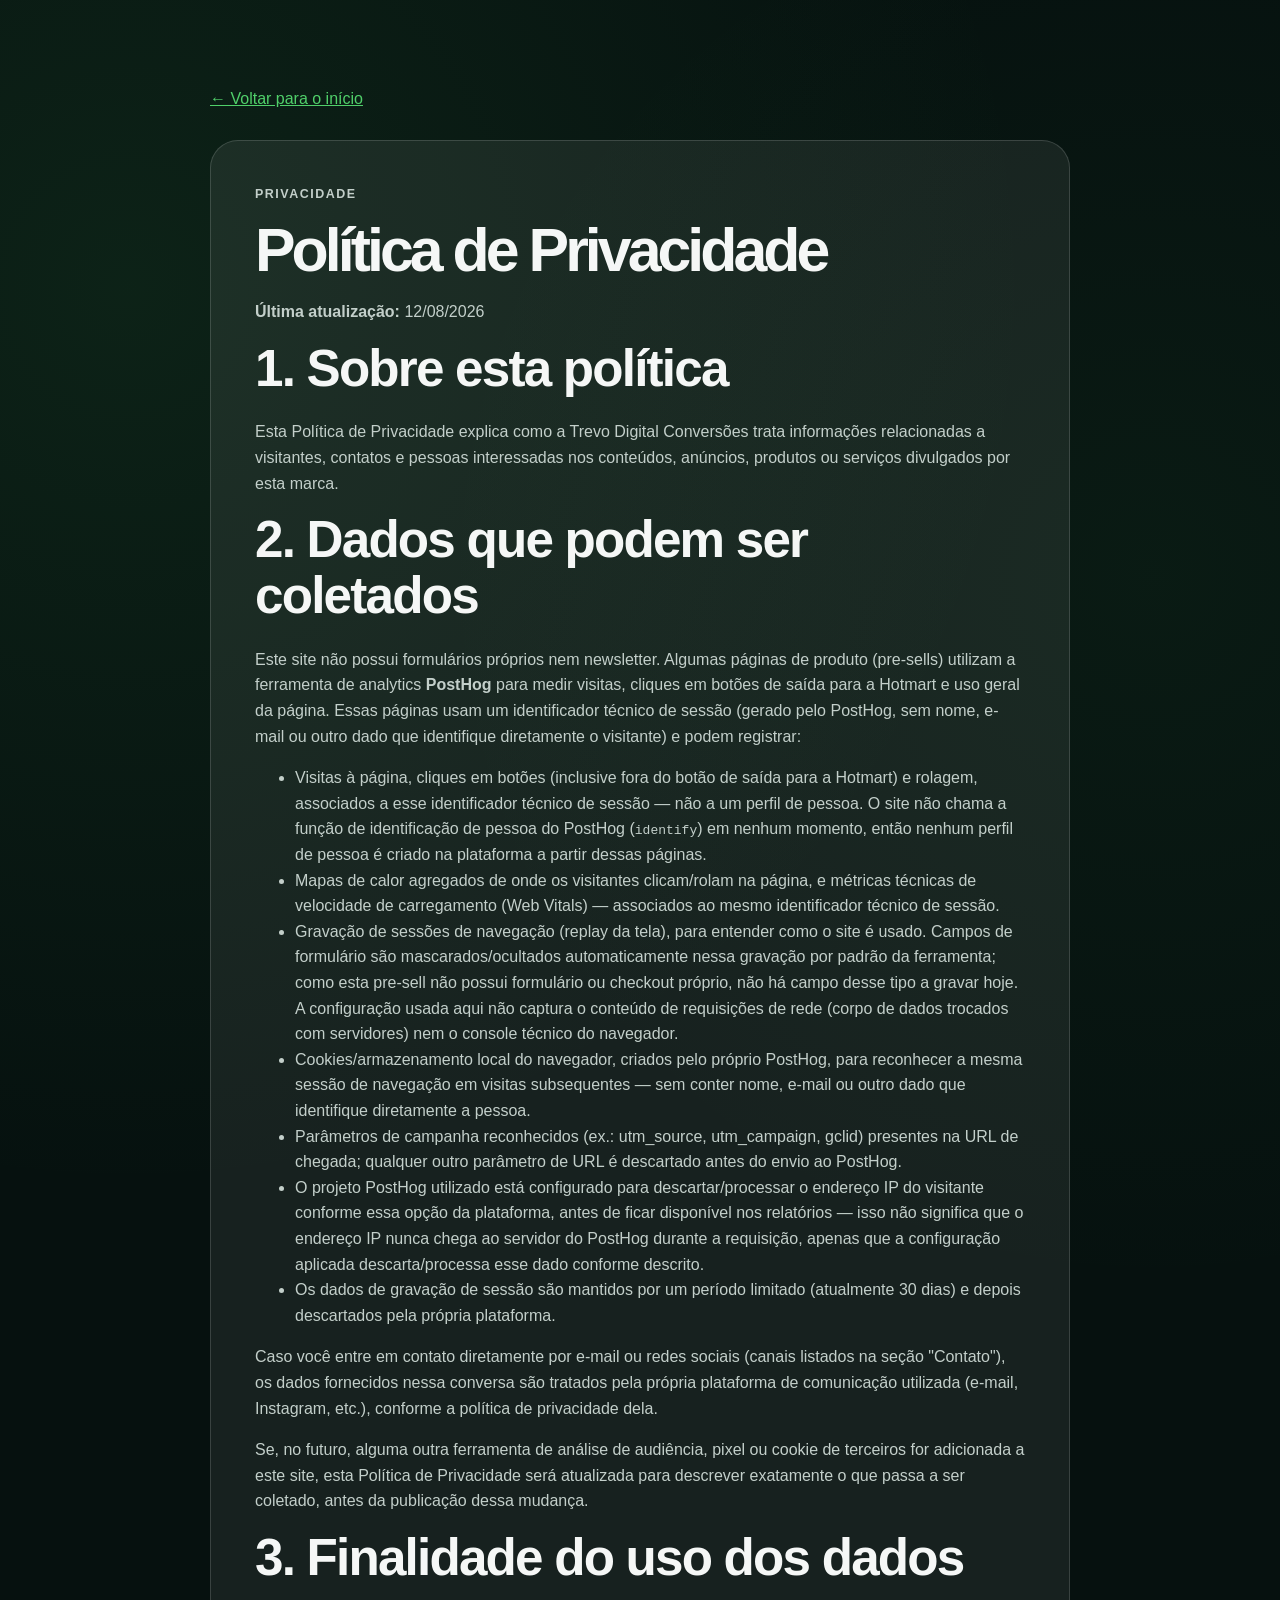
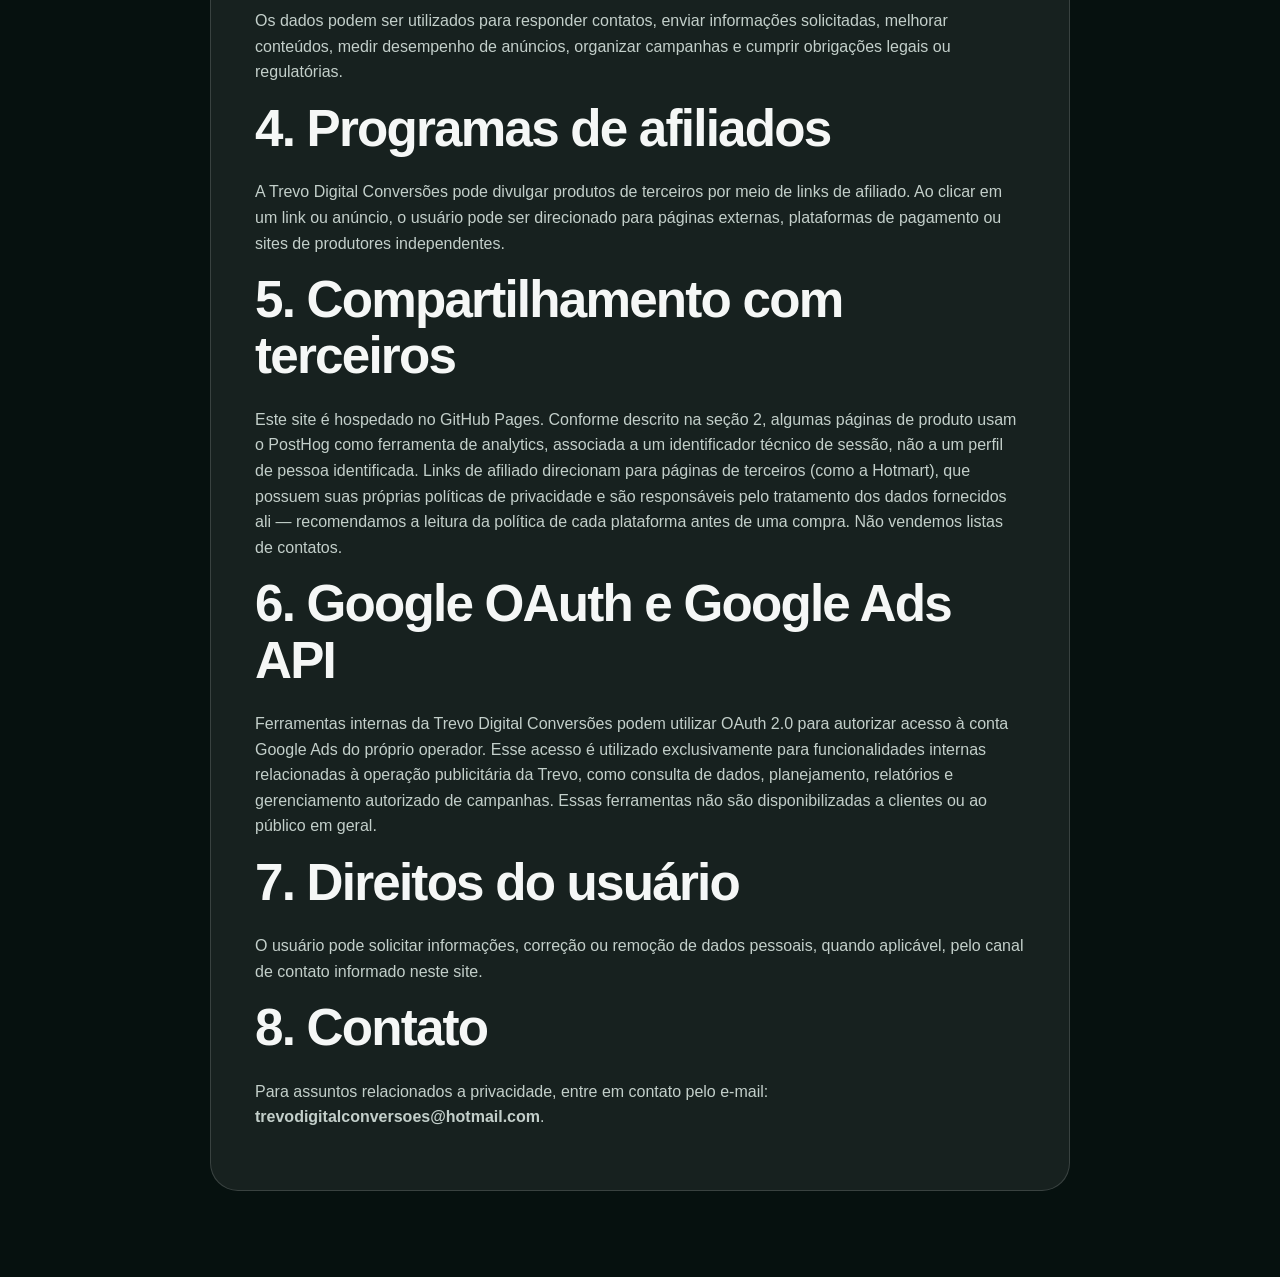
<file: politica-de-privacidade.html>
<!doctype html>
<html lang="pt-BR">
<head>
  <meta charset="utf-8">
  <meta name="viewport" content="width=device-width, initial-scale=1">
  <title>Política de Privacidade | Trevo Digital Conversões</title>
  <meta name="description" content="Política de Privacidade da Trevo Digital Conversões.">
  <meta name="robots" content="index, follow">
  <link rel="icon" href="assets/logo-social.png">
  <link rel="stylesheet" href="styles.css">
</head>
<body>
  <main class="policy-page">
    <a class="back-link" href="index.html">← Voltar para o início</a>

    <article>
      <p class="eyebrow">Privacidade</p>
      <h1>Política de Privacidade</h1>
      <p><strong>Última atualização:</strong> 12/08/2026</p>

      <h2>1. Sobre esta política</h2>
      <p>
        Esta Política de Privacidade explica como a Trevo Digital Conversões trata informações
        relacionadas a visitantes, contatos e pessoas interessadas nos conteúdos, anúncios,
        produtos ou serviços divulgados por esta marca.
      </p>

      <h2>2. Dados que podem ser coletados</h2>
      <p>
        Este site não possui formulários próprios nem newsletter. Algumas páginas de produto (pre-sells)
        utilizam a ferramenta de analytics <strong>PostHog</strong> para medir visitas, cliques em botões de
        saída para a Hotmart e uso geral da página. Essas páginas usam um identificador técnico de sessão
        (gerado pelo PostHog, sem nome, e-mail ou outro dado que identifique diretamente o visitante) e podem
        registrar:
      </p>
      <ul>
        <li>Visitas à página, cliques em botões (inclusive fora do botão de saída para a Hotmart) e rolagem,
          associados a esse identificador técnico de sessão — não a um perfil de pessoa. O site não chama a
          função de identificação de pessoa do PostHog (<code>identify</code>) em nenhum momento, então
          nenhum perfil de pessoa é criado na plataforma a partir dessas páginas.</li>
        <li>Mapas de calor agregados de onde os visitantes clicam/rolam na página, e métricas técnicas de
          velocidade de carregamento (Web Vitals) — associados ao mesmo identificador técnico de sessão.</li>
        <li>Gravação de sessões de navegação (replay da tela), para entender como o site é usado. Campos de
          formulário são mascarados/ocultados automaticamente nessa gravação por padrão da ferramenta; como
          esta pre-sell não possui formulário ou checkout próprio, não há campo desse tipo a gravar hoje. A
          configuração usada aqui não captura o conteúdo de requisições de rede (corpo de dados trocados com
          servidores) nem o console técnico do navegador.</li>
        <li>Cookies/armazenamento local do navegador, criados pelo próprio PostHog, para reconhecer a mesma
          sessão de navegação em visitas subsequentes — sem conter nome, e-mail ou outro dado que identifique
          diretamente a pessoa.</li>
        <li>Parâmetros de campanha reconhecidos (ex.: utm_source, utm_campaign, gclid) presentes na URL de
          chegada; qualquer outro parâmetro de URL é descartado antes do envio ao PostHog.</li>
        <li>O projeto PostHog utilizado está configurado para descartar/processar o endereço IP do visitante
          conforme essa opção da plataforma, antes de ficar disponível nos relatórios — isso não significa
          que o endereço IP nunca chega ao servidor do PostHog durante a requisição, apenas que a
          configuração aplicada descarta/processa esse dado conforme descrito.</li>
        <li>Os dados de gravação de sessão são mantidos por um período limitado (atualmente 30 dias) e depois
          descartados pela própria plataforma.</li>
      </ul>
      <p>
        Caso você entre em contato diretamente por e-mail ou redes sociais (canais listados na seção
        "Contato"), os dados fornecidos nessa conversa são tratados pela própria plataforma de comunicação
        utilizada (e-mail, Instagram, etc.), conforme a política de privacidade dela.
      </p>
      <p>
        Se, no futuro, alguma outra ferramenta de análise de audiência, pixel ou cookie de terceiros for
        adicionada a este site, esta Política de Privacidade será atualizada para descrever exatamente o que
        passa a ser coletado, antes da publicação dessa mudança.
      </p>

      <h2>3. Finalidade do uso dos dados</h2>
      <p>
        Os dados podem ser utilizados para responder contatos, enviar informações solicitadas,
        melhorar conteúdos, medir desempenho de anúncios, organizar campanhas e cumprir obrigações
        legais ou regulatórias.
      </p>

      <h2>4. Programas de afiliados</h2>
      <p>
        A Trevo Digital Conversões pode divulgar produtos de terceiros por meio de links de afiliado.
        Ao clicar em um link ou anúncio, o usuário pode ser direcionado para páginas externas,
        plataformas de pagamento ou sites de produtores independentes.
      </p>

      <h2>5. Compartilhamento com terceiros</h2>
      <p>
        Este site é hospedado no GitHub Pages. Conforme descrito na seção 2, algumas páginas de produto usam
        o PostHog como ferramenta de analytics, associada a um identificador técnico de sessão, não a um
        perfil de pessoa identificada. Links de afiliado direcionam para
        páginas de terceiros (como a Hotmart), que possuem suas próprias políticas de privacidade e são
        responsáveis pelo tratamento dos dados fornecidos ali — recomendamos a leitura da política de cada
        plataforma antes de uma compra. Não vendemos listas de contatos.
      </p>

      <h2>6. Google OAuth e Google Ads API</h2>
      <p>
        Ferramentas internas da Trevo Digital Conversões podem utilizar OAuth 2.0 para autorizar acesso à conta Google Ads do próprio operador. Esse acesso é utilizado exclusivamente para funcionalidades internas relacionadas à operação publicitária da Trevo, como consulta de dados, planejamento, relatórios e gerenciamento autorizado de campanhas. Essas ferramentas não são disponibilizadas a clientes ou ao público em geral.
      </p>

      <h2>7. Direitos do usuário</h2>
      <p>
        O usuário pode solicitar informações, correção ou remoção de dados pessoais, quando aplicável,
        pelo canal de contato informado neste site.
      </p>

      <h2>8. Contato</h2>
      <p>
        Para assuntos relacionados a privacidade, entre em contato pelo e-mail:
        <strong>trevodigitalconversoes@hotmail.com</strong>.
      </p>
    </article>
  </main>
</body>
</html>
</file>
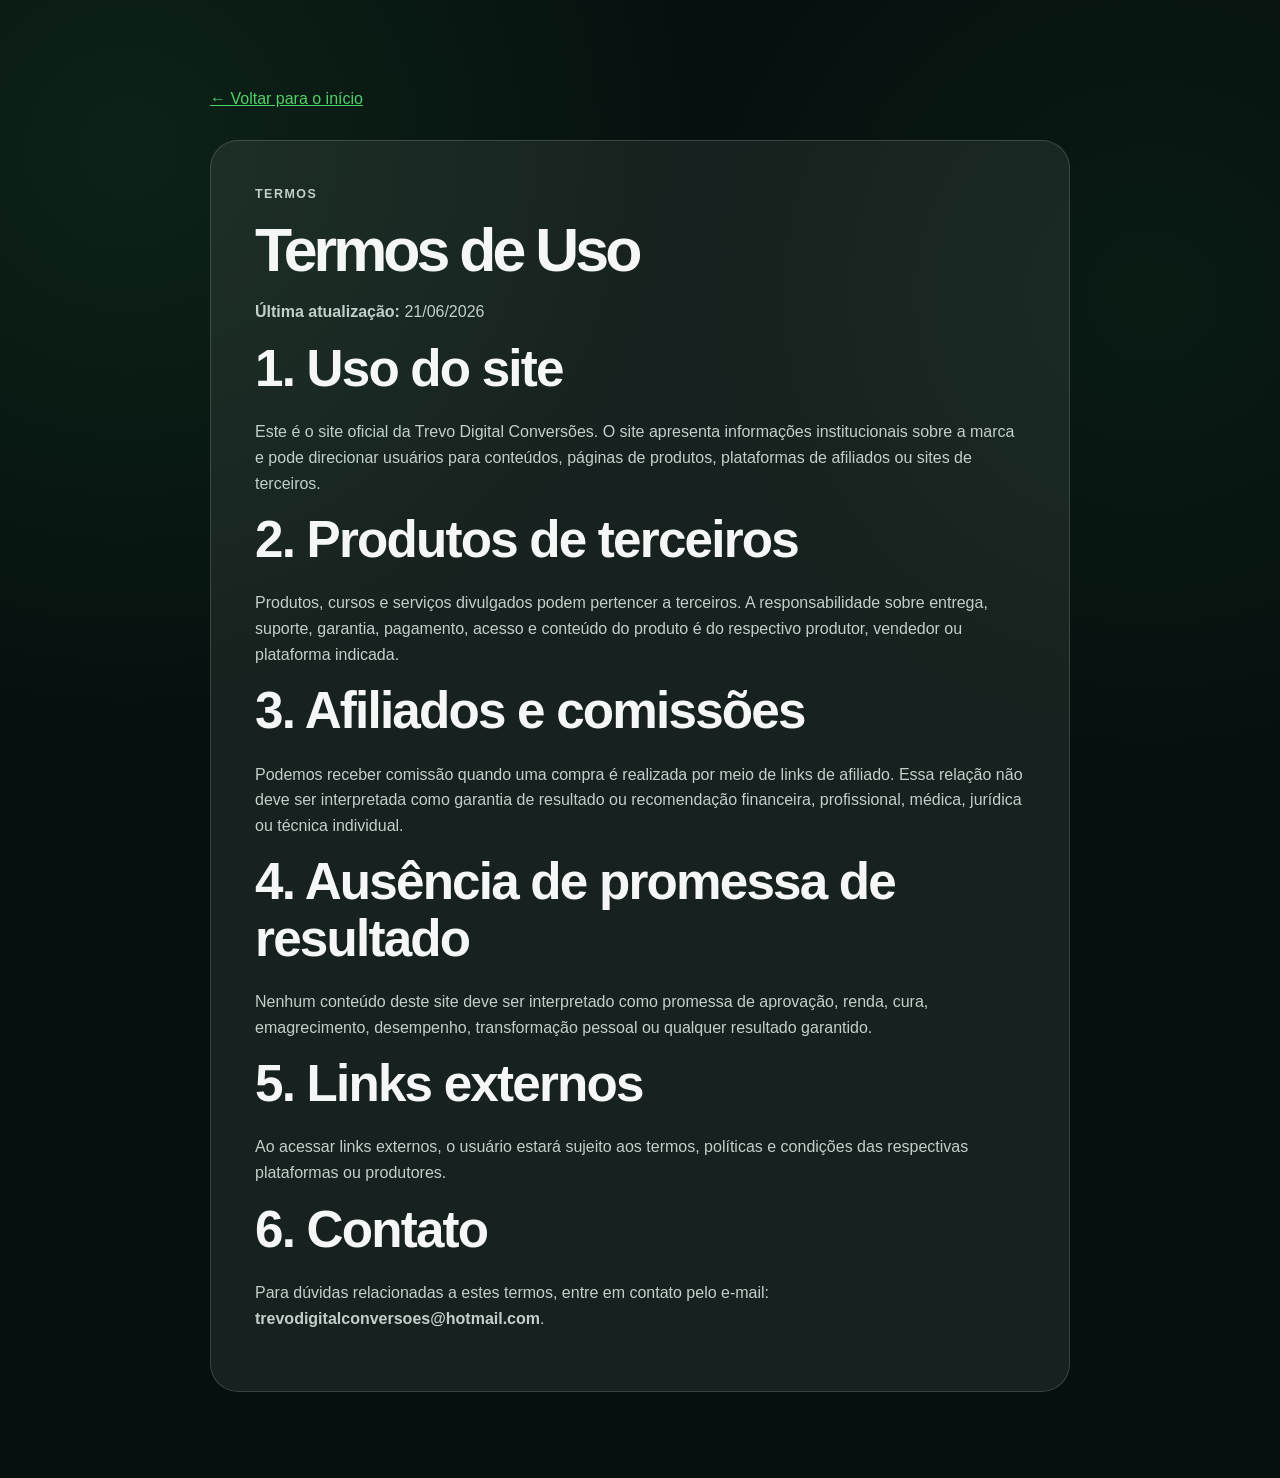
<file: termos-de-uso.html>
<!doctype html>
<html lang="pt-BR">
<head>
  <meta charset="utf-8">
  <meta name="viewport" content="width=device-width, initial-scale=1">
  <title>Termos de Uso | Trevo Digital Conversões</title>
  <meta name="description" content="Termos de Uso da Trevo Digital Conversões.">
  <meta name="robots" content="index, follow">
  <link rel="icon" href="assets/logo-social.png">
  <link rel="stylesheet" href="styles.css">
</head>
<body>
  <main class="policy-page">
    <a class="back-link" href="index.html">← Voltar para o início</a>

    <article>
      <p class="eyebrow">Termos</p>
      <h1>Termos de Uso</h1>
      <p><strong>Última atualização:</strong> 21/06/2026</p>

      <h2>1. Uso do site</h2>
      <p>
        Este é o site oficial da Trevo Digital Conversões. O site apresenta informações institucionais
        sobre a marca e pode direcionar usuários para conteúdos, páginas de produtos, plataformas de
        afiliados ou sites de terceiros.
      </p>

      <h2>2. Produtos de terceiros</h2>
      <p>
        Produtos, cursos e serviços divulgados podem pertencer a terceiros. A responsabilidade sobre
        entrega, suporte, garantia, pagamento, acesso e conteúdo do produto é do respectivo produtor,
        vendedor ou plataforma indicada.
      </p>

      <h2>3. Afiliados e comissões</h2>
      <p>
        Podemos receber comissão quando uma compra é realizada por meio de links de afiliado. Essa
        relação não deve ser interpretada como garantia de resultado ou recomendação financeira,
        profissional, médica, jurídica ou técnica individual.
      </p>

      <h2>4. Ausência de promessa de resultado</h2>
      <p>
        Nenhum conteúdo deste site deve ser interpretado como promessa de aprovação, renda, cura,
        emagrecimento, desempenho, transformação pessoal ou qualquer resultado garantido.
      </p>

      <h2>5. Links externos</h2>
      <p>
        Ao acessar links externos, o usuário estará sujeito aos termos, políticas e condições das
        respectivas plataformas ou produtores.
      </p>

      <h2>6. Contato</h2>
      <p>
        Para dúvidas relacionadas a estes termos, entre em contato pelo e-mail:
        <strong>trevodigitalconversoes@hotmail.com</strong>.
      </p>
    </article>
  </main>
</body>
</html>
</file>
<file: styles.css>
* {
  box-sizing: border-box;
}

:root {
  --bg: #06110f;
  --bg-2: #0b2f27;
  --panel: rgba(255, 255, 255, 0.07);
  --panel-strong: rgba(255, 255, 255, 0.12);
  --text: #f5f7f6;
  --muted: #c3cfca;
  --green: #50d06a;
  --green-dark: #1e8b47;
  --line: rgba(255, 255, 255, 0.15);
  --shadow: 0 24px 80px rgba(0, 0, 0, 0.35);
}

html {
  scroll-behavior: smooth;
  /*
   * Correcao sistemica para textos sem espacos (e-mails, URLs
   * longas): sem isso, um token unico mais largo que o container
   * (ex.: um endereco de e-mail em telas ~320-375px) causa overflow
   * horizontal em vez de quebrar. overflow-wrap: anywhere so entra
   * em acao quando a palavra realmente nao cabe -- nao afeta a
   * quebra normal de texto com espacos, nao reduz fonte, nao esconde
   * conteudo, sem ellipsis.
   */
  overflow-wrap: anywhere;
}

body {
  margin: 0;
  font-family: Arial, Helvetica, sans-serif;
  background:
    radial-gradient(circle at 10% 10%, rgba(80, 208, 106, 0.09), transparent 32%),
    radial-gradient(circle at 90% 20%, rgba(80, 208, 106, 0.05), transparent 28%),
    var(--bg);
  color: var(--text);
  line-height: 1.6;
}

a {
  color: inherit;
}

.site-header {
  position: sticky;
  top: 0;
  z-index: 10;
  display: flex;
  align-items: center;
  justify-content: space-between;
  gap: 24px;
  padding: 14px clamp(18px, 4vw, 56px);
  background: rgba(6, 17, 15, 0.88);
  backdrop-filter: blur(16px);
  border-bottom: 1px solid var(--line);
}

.brand {
  display: inline-flex;
  align-items: center;
  gap: 12px;
  text-decoration: none;
  font-weight: 800;
  letter-spacing: -0.02em;
}

.brand img {
  width: 44px;
  height: 44px;
  border-radius: 50%;
}

nav {
  display: flex;
  gap: 18px;
  flex-wrap: wrap;
  color: var(--muted);
  font-size: 0.95rem;
  font-weight: 700;
}

nav a {
  text-decoration: none;
}

nav a:hover {
  color: var(--text);
}

.hero {
  position: relative;
  min-height: 82vh;
  display: grid;
  align-items: center;
  padding: clamp(72px, 10vw, 130px) clamp(20px, 6vw, 80px);
  overflow: hidden;
  background:
    linear-gradient(135deg, rgba(6, 17, 15, 0.98), rgba(10, 45, 37, 0.88) 48%, rgba(3, 10, 9, 0.98)),
    radial-gradient(circle at 70% 40%, rgba(80, 208, 106, 0.12), transparent 38%);
}

.network-bg {
  position: absolute;
  inset: 0;
  opacity: 0.28;
  background:
    linear-gradient(115deg, transparent 0 48%, rgba(80, 208, 106, 0.18) 49%, transparent 50%),
    linear-gradient(35deg, transparent 0 57%, rgba(80, 208, 106, 0.13) 58%, transparent 59%),
    radial-gradient(circle at 78% 34%, rgba(80, 208, 106, 0.85) 0 2px, transparent 3px),
    radial-gradient(circle at 83% 58%, rgba(80, 208, 106, 0.65) 0 2px, transparent 3px),
    radial-gradient(circle at 66% 72%, rgba(80, 208, 106, 0.5) 0 2px, transparent 3px),
    radial-gradient(circle at 90% 18%, rgba(255, 255, 255, 0.36) 0 3px, transparent 4px);
}

.hero-glow {
  position: absolute;
  border-radius: 50%;
  filter: blur(18px);
  opacity: 0.48;
}

.hero-glow-one {
  width: 420px;
  height: 420px;
  left: -160px;
  top: 110px;
  background: rgba(80, 208, 106, 0.16);
}

.hero-glow-two {
  width: 300px;
  height: 300px;
  right: 8%;
  bottom: 8%;
  background: rgba(80, 208, 106, 0.08);
}

.hero-content {
  position: relative;
  max-width: 940px;
}

.hero-logo-wrap {
  width: 98px;
  height: 98px;
  display: grid;
  place-items: center;
  margin-bottom: 28px;
  border-radius: 28px;
  background: rgba(255, 255, 255, 0.96);
  box-shadow: var(--shadow);
}

.hero-logo-wrap img {
  width: 82px;
  height: 82px;
  border-radius: 20px;
}

.eyebrow {
  margin: 0 0 12px;
  color: var(--green);
  font-weight: 800;
  text-transform: uppercase;
  letter-spacing: 0.12em;
  font-size: 0.78rem;
}

h1, h2, h3 {
  line-height: 1.1;
}

h1 {
  font-size: clamp(3rem, 7vw, 6.2rem);
  margin: 0 0 14px;
  letter-spacing: -0.065em;
}

.slogan {
  margin: 0 0 24px;
  font-size: clamp(1.32rem, 2.3vw, 2rem);
  color: var(--green);
  font-weight: 800;
  max-width: 820px;
}

h2 {
  font-size: clamp(2rem, 4vw, 3.3rem);
  margin: 0 0 22px;
  letter-spacing: -0.035em;
}

h3 {
  font-size: 1.25rem;
  margin: 0 0 12px;
}

.lead {
  font-size: clamp(1.1rem, 2vw, 1.35rem);
  color: var(--muted);
  max-width: 720px;
}

.hero-actions {
  display: flex;
  gap: 14px;
  flex-wrap: wrap;
  margin-top: 34px;
}

.button {
  display: inline-flex;
  align-items: center;
  justify-content: center;
  min-height: 48px;
  padding: 12px 20px;
  border-radius: 999px;
  text-decoration: none;
  font-weight: 800;
  border: 1px solid var(--line);
}

.button.primary {
  background: linear-gradient(135deg, var(--green), var(--green-dark));
  color: #03100b;
  border: none;
}

.button.secondary {
  background: rgba(255, 255, 255, 0.08);
}

.section {
  padding: clamp(56px, 8vw, 105px) clamp(20px, 6vw, 80px);
}

.section-grid {
  display: grid;
  grid-template-columns: 1.2fr 0.8fr;
  gap: clamp(24px, 5vw, 80px);
  align-items: center;
  max-width: 1160px;
  margin: 0 auto;
}

.section p {
  color: var(--muted);
  font-size: 1.05rem;
}

.logo-card, .notice, .card, .contact-box {
  background: var(--panel);
  border: 1px solid var(--line);
  border-radius: 28px;
  box-shadow: var(--shadow);
}

.logo-card {
  padding: 28px;
  text-align: center;
}

.logo-card img {
  width: min(100%, 360px);
  border-radius: 22px;
}

.section-dark {
  background:
    linear-gradient(180deg, rgba(11, 47, 39, 0.78), rgba(6, 17, 15, 0.98)),
    radial-gradient(circle at 20% 30%, rgba(80, 208, 106, 0.12), transparent 32%);
  border-top: 1px solid var(--line);
  border-bottom: 1px solid var(--line);
}

.section-dark > h2,
.section-dark > .eyebrow {
  max-width: 1160px;
  margin-left: auto;
  margin-right: auto;
}

.cards {
  max-width: 1160px;
  margin: 34px auto 0;
  display: grid;
  grid-template-columns: repeat(3, 1fr);
  gap: 18px;
}

.card {
  padding: 26px;
  background: rgba(6, 17, 15, 0.72);
}

.notice {
  padding: 28px;
  background: var(--panel-strong);
}

.product-grid {
  max-width: 1160px;
  margin: 34px auto 0;
  display: grid;
  grid-template-columns: repeat(auto-fill, minmax(280px, 1fr));
  gap: 24px;
}

.product-card {
  display: flex;
  flex-direction: column;
  background: var(--panel);
  border: 1px solid var(--line);
  border-radius: 28px;
  box-shadow: var(--shadow);
  overflow: hidden;
}

.product-card-image {
  display: block;
  aspect-ratio: 16 / 10;
  overflow: hidden;
}

.product-card-image img {
  width: 100%;
  height: 100%;
  object-fit: cover;
  display: block;
}

.product-card-body {
  padding: 24px;
}

.product-card-body h3 {
  margin: 0 0 10px;
}

.product-card-body p {
  color: var(--muted);
  font-size: 0.98rem;
  margin: 0 0 20px;
}

.products-catalog-link {
  margin-top: 28px;
  text-align: center;
}

.products-catalog-link a {
  color: var(--green);
  font-weight: 700;
}

.catalog-page h1 {
  font-size: clamp(2.2rem, 5vw, 3.8rem);
  letter-spacing: -0.03em;
}

.section-contact {
  text-align: center;
  max-width: 900px;
  margin: 0 auto;
}

.contact-box {
  text-align: left;
  max-width: 640px;
  margin: 28px auto 0;
  padding: 24px;
}

.contact-box a {
  color: var(--green);
  font-weight: 700;
}

.links-footer {
  display: flex;
  justify-content: center;
  gap: 22px;
  flex-wrap: wrap;
  margin-top: 28px;
}

.links-footer a {
  color: var(--green);
}

.site-footer {
  padding: 28px clamp(20px, 6vw, 80px);
  border-top: 1px solid var(--line);
  text-align: center;
  color: var(--muted);
}

.site-footer .small {
  font-size: 0.88rem;
}

.review-notice {
  min-height: auto;
  padding: clamp(48px, 8vw, 96px) clamp(20px, 6vw, 80px);
  display: grid;
  place-items: center;
}

.review-notice .notice {
  max-width: 480px;
  text-align: center;
  padding: clamp(24px, 4vw, 36px);
}

.review-notice h1 {
  font-size: clamp(1.5rem, 4vw, 2.2rem);
  letter-spacing: -0.02em;
  margin: 0 0 14px;
}

.review-notice .small {
  font-size: 0.9rem;
  opacity: 0.85;
}

.policy-page {
  max-width: 900px;
  margin: 0 auto;
  padding: clamp(40px, 8vw, 86px) 20px;
}

.policy-page h1 {
  font-size: clamp(2.2rem, 5vw, 3.8rem);
}

.policy-page article {
  background: var(--panel);
  border: 1px solid var(--line);
  border-radius: 28px;
  padding: clamp(24px, 4vw, 44px);
}

.policy-page p, .policy-page li {
  color: var(--muted);
}

.back-link {
  display: inline-block;
  margin-bottom: 28px;
  color: var(--green);
}

@media (max-width: 800px) {
  .site-header {
    position: static;
    align-items: flex-start;
    flex-direction: column;
  }

  .section-grid,
  .cards {
    grid-template-columns: 1fr;
  }

  .hero {
    min-height: 72vh;
  }

  .hero-logo-wrap {
    width: 82px;
    height: 82px;
  }

  .hero-logo-wrap img {
    width: 68px;
    height: 68px;
  }
}
</file>
<file: aprovacao/100-aplicativos-uteis/styles.css>
/* Fontes self-hosted (arquivos locais, sem CDN externa) */
@font-face {
  font-family: "Instrument Sans";
  src: url("fonts/instrument-sans-latin-400-normal-DRC__1Mx.woff2") format("woff2");
  font-weight: 400;
  font-style: normal;
  font-display: swap;
}
@font-face {
  font-family: "Instrument Sans";
  src: url("fonts/instrument-sans-latin-500-normal-Dk9ku72i.woff2") format("woff2");
  font-weight: 500;
  font-style: normal;
  font-display: swap;
}
@font-face {
  font-family: "Instrument Sans";
  src: url("fonts/instrument-sans-latin-600-normal-B7fBEWYG.woff2") format("woff2");
  font-weight: 600;
  font-style: normal;
  font-display: swap;
}
@font-face {
  font-family: "Instrument Sans";
  src: url("fonts/instrument-sans-latin-700-normal-CYfAanHo.woff2") format("woff2");
  font-weight: 700;
  font-style: normal;
  font-display: swap;
}
@font-face {
  font-family: "Sora";
  src: url("fonts/sora-latin-600-normal-Cdg4DaK0.woff2") format("woff2");
  font-weight: 600;
  font-style: normal;
  font-display: swap;
}
@font-face {
  font-family: "Sora";
  src: url("fonts/sora-latin-700-normal-9waGdLWo.woff2") format("woff2");
  font-weight: 700;
  font-style: normal;
  font-display: swap;
}
@font-face {
  font-family: "Sora";
  src: url("fonts/sora-latin-800-normal-2tKLL3qT.woff2") format("woff2");
  font-weight: 800;
  font-style: normal;
  font-display: swap;
}

* {
  box-sizing: border-box;
}

:root {
  --color-ink: #1c1633;
  --color-ink-soft: #4a4363;
  --color-white-warm: #fdfcff;
  --color-lilac-50: #f4f1fc;
  --color-lilac-100: #e9e3f9;
  --color-deep-purple: #231352;
  --color-violet: #5b4bd6;
  --color-violet-soft: #7a5be8;
  --color-magenta: #c238a8;
  --color-magenta-soft: #e86bd0;
  --color-on-dark: #f1edff;
  --color-muted: #8b82a8;
  --font-display: "Sora", ui-sans-serif, system-ui, sans-serif;
  --font-body: "Instrument Sans", ui-sans-serif, system-ui, sans-serif;
}

html {
  scroll-behavior: smooth;
}

@media (prefers-reduced-motion: reduce) {
  html {
    scroll-behavior: auto;
  }
}

body {
  margin: 0;
  background: var(--color-white-warm);
  color: var(--color-ink);
  font-family: var(--font-body);
  line-height: 1.6;
  -webkit-font-smoothing: antialiased;
}

h1, h2, h3 {
  font-family: var(--font-display);
  color: var(--color-ink);
  line-height: 1.2;
  text-wrap: balance;
}

h1 { font-size: clamp(1.75rem, 4vw, 2.75rem); font-weight: 800; }
h2 { font-size: clamp(1.4rem, 3vw, 2rem); font-weight: 700; margin-top: 0; }
h3 { font-size: 1.1rem; font-weight: 600; }

p { color: var(--color-ink-soft); }

a { color: var(--color-violet); }

.skip-link {
  position: absolute;
  left: -999px;
  top: auto;
  background: var(--color-ink);
  color: #fff;
  padding: 12px 20px;
  border-radius: 0 0 8px 0;
  z-index: 200;
}
.skip-link:focus {
  left: 0;
  top: 0;
}

:focus-visible {
  outline: 2.5px solid var(--color-violet);
  outline-offset: 3px;
  border-radius: 4px;
}

.top-bar {
  background: var(--color-deep-purple);
  color: var(--color-on-dark);
  text-align: center;
  font-size: 0.85rem;
  padding: 8px 16px;
}
.top-bar p { color: var(--color-on-dark); margin: 0; }

.site-header {
  display: flex;
  align-items: center;
  justify-content: space-between;
  gap: 16px;
  flex-wrap: wrap;
  padding: 16px clamp(18px, 4vw, 56px);
  border-bottom: 1px solid var(--color-lilac-100);
}

.brand {
  font-family: var(--font-display);
  font-weight: 800;
  text-decoration: none;
  color: var(--color-ink);
}

.site-header nav {
  display: flex;
  gap: 20px;
  flex-wrap: wrap;
}
.site-header nav a {
  text-decoration: none;
  color: var(--color-ink-soft);
  font-weight: 600;
  font-size: 0.95rem;
}
.site-header nav a:hover { color: var(--color-violet); }

main { max-width: 960px; margin: 0 auto; padding: 0 clamp(18px, 4vw, 40px); }

.section { padding: 56px 0; border-bottom: 1px solid var(--color-lilac-100); }
.section-alt { background: var(--color-lilac-50); margin: 0 calc(-1 * clamp(18px, 4vw, 40px)); padding: 56px clamp(18px, 4vw, 40px); }

.eyebrow {
  text-transform: uppercase;
  letter-spacing: 0.08em;
  font-size: 0.8rem;
  font-weight: 700;
  color: var(--color-magenta);
  margin-bottom: 8px;
}

.hero { padding: 64px 0 48px; text-align: center; }
.hero .lead { max-width: 640px; margin: 16px auto 28px; font-size: 1.05rem; }
.highlight { color: var(--color-magenta); }

.hero-actions, .final-cta { text-align: center; }
.hero-actions { display: flex; gap: 14px; justify-content: center; flex-wrap: wrap; margin-bottom: 12px; }

.button {
  display: inline-flex;
  align-items: center;
  justify-content: center;
  gap: 8px;
  border-radius: 999px;
  padding: 14px 28px;
  font-weight: 700;
  text-decoration: none;
  font-size: 0.95rem;
}
.button.primary {
  background: linear-gradient(90deg, var(--color-violet), var(--color-magenta));
  color: #fff;
}
.button.secondary {
  border: 1.5px solid var(--color-lilac-100);
  color: var(--color-ink);
}
.button.disabled {
  background: #c9c3de;
  color: #5a5372;
  cursor: not-allowed;
}

.microcopy { font-size: 0.85rem; color: var(--color-muted); }
.complement { font-size: 0.9rem; color: var(--color-muted); }

.tag-list {
  list-style: none;
  display: flex;
  flex-wrap: wrap;
  gap: 8px;
  justify-content: center;
  padding: 0;
  margin: 24px 0 0;
}
.tag-list li {
  background: var(--color-lilac-50);
  border: 1px solid var(--color-lilac-100);
  border-radius: 999px;
  padding: 6px 14px;
  font-size: 0.85rem;
  color: var(--color-ink-soft);
}

.cards { display: grid; grid-template-columns: repeat(auto-fit, minmax(220px, 1fr)); gap: 20px; margin-top: 28px; }
.card {
  background: var(--color-lilac-50);
  border: 1px solid var(--color-lilac-100);
  border-radius: 16px;
  padding: 20px;
}
.card p { margin-bottom: 0; font-size: 0.92rem; }
.card h3 { margin-top: 0; }

.check-list, .audience-list { padding-left: 1.2rem; }
.check-list li, .audience-list li { margin-bottom: 8px; }

.dot-list { list-style: none; padding: 0; display: grid; gap: 10px; }
.dot-list li { display: flex; align-items: center; gap: 10px; }
.dot { width: 12px; height: 12px; border-radius: 50%; display: inline-block; flex-shrink: 0; }
.dot-1 { background: #A99BFF; }
.dot-2 { background: #E86BD0; }
.dot-3 { background: #7A5BE8; }
.dot-4 { background: #C238A8; }
.dot-5 { background: #8FA7FF; }

.audience-list { list-style: none; padding: 0; display: grid; grid-template-columns: repeat(auto-fit, minmax(200px, 1fr)); gap: 10px; }
.audience-list li {
  background: var(--color-lilac-50);
  border: 1px solid var(--color-lilac-100);
  border-radius: 10px;
  padding: 10px 14px;
  font-weight: 600;
  font-size: 0.9rem;
}

.closing { font-style: italic; margin-top: 20px; }

.scenario-list { padding-left: 1.2rem; }
.scenario-list li { margin-bottom: 14px; }

.info-grid { display: grid; grid-template-columns: repeat(auto-fit, minmax(220px, 1fr)); gap: 16px; margin: 20px 0; }
.info-grid dt { font-weight: 700; color: var(--color-ink); font-size: 0.85rem; }
.info-grid dd { margin: 4px 0 0; color: var(--color-ink-soft); }
.footnote { font-size: 0.85rem; color: var(--color-muted); }

.disclaimer { font-size: 0.9rem; color: var(--color-muted); margin-top: 20px; }

.faq-item, .legal-item {
  border: 1px solid var(--color-lilac-100);
  border-radius: 12px;
  padding: 14px 18px;
  margin-bottom: 12px;
  background: #fff;
}
.faq-item summary, .legal-item summary {
  font-weight: 700;
  cursor: pointer;
  color: var(--color-ink);
}
.faq-item p, .legal-item p { margin-bottom: 0; margin-top: 10px; font-size: 0.92rem; }
.legal-item p + p { margin-top: 10px; }

.notices { background: var(--color-lilac-50); margin: 0 calc(-1 * clamp(18px, 4vw, 40px)); padding: 56px clamp(18px, 4vw, 40px); }
.notice-cards .card { background: #fff; }

.final-cta { padding: 64px 0; }
.final-cta .button { margin: 16px 0 8px; }

.site-footer {
  max-width: 960px;
  margin: 0 auto;
  padding: 40px clamp(18px, 4vw, 40px) 60px;
}
.site-footer .copyright { font-weight: 600; color: var(--color-ink); }
.site-footer .small { font-size: 0.8rem; color: var(--color-muted); }

@media (max-width: 640px) {
  .site-header nav { gap: 12px; }
  .section, .section-alt, .notices { padding-top: 40px; padding-bottom: 40px; }
}
</file>
<file: aprovacao/fotografia-presets-lightroom/styles.css>
/*
 * Tema próprio desta pre-sell (independente do site institucional
 * Trevo em /styles.css). Baseado no Figma aprovado "Pre-sell v1 —
 * arOS aprovado" e na migração do PR #51 (afiliados-mega-lab).
 *
 * Nem todos os tokens de cor do Figma puderam ser confirmados: o
 * PR #51 referenciava um `tokens.module.css` que nunca chegou a ser
 * commitado (gap documentado na própria etapa de origem), e o limite
 * de chamadas do Figma MCP (plano Starter) também foi atingido nesta
 * migração antes de conseguir reconsultar o arquivo. Os 4 valores
 * abaixo são literais, citados no PR #51
 * (`etapa_2_a_v1_implementacao_presell.md`, seção "Limitações
 * conhecidas"): #e0deeb / #e5e3f0 (texto em painel escuro) e
 * #edebf5 / #f0edf7 (marcadores em painel escuro). Os demais tokens
 * (ink, muted, accent, fundos, raios) são uma estimativa razoável de
 * contraste/hierarquia, não uma leitura literal do Figma. Ver
 * docs/etapa_3_a_v1_migracao_presell_trevo.md para o registro
 * completo dessa limitação.
 */

* {
  box-sizing: border-box;
}

:root {
  --presell-ink: #1b1330;
  --presell-muted: #6b647f;
  --presell-dark-bg: #1b1330;
  --presell-dark-ink: #f4f2fa;
  --presell-dark-muted: #e0deeb;
  --presell-dark-bullet: #edebf5;
  --presell-soft-pink: #f7e7ef;
  --presell-accent: #c2185b;
  --presell-divider: #e7e3ef;
  --presell-bg: #f5f3f8;
  --presell-max-width: 1160px;
  --presell-side-padding: 24px;
  --presell-card-radius-md: 20px;
  --presell-card-radius-lg: 32px;
  --presell-image-radius: 16px;
  --presell-cta-radius: 999px;
}

html {
  scroll-behavior: smooth;
}

body {
  margin: 0;
  font-family: -apple-system, BlinkMacSystemFont, "Segoe UI", Arial, Helvetica, sans-serif;
  background: var(--presell-bg);
  color: var(--presell-ink);
  line-height: 1.5;
}

a {
  color: inherit;
}

img {
  max-width: 100%;
  height: auto;
}

.skip-link {
  position: absolute;
  left: -9999px;
  top: 0;
  background: var(--presell-ink);
  color: #fff;
  padding: 10px 16px;
  z-index: 100;
}

.skip-link:focus {
  left: 12px;
  top: 12px;
}

.top-bar {
  background: var(--presell-dark-bg);
  color: var(--presell-dark-muted);
  text-align: center;
  padding: 10px 20px;
  font-size: 0.85rem;
}

.top-bar p {
  margin: 0;
}

main {
  display: block;
}

.section {
  width: 100%;
  max-width: var(--presell-max-width);
  margin: 56px auto 0;
  padding: 0 var(--presell-side-padding);
}

@media (min-width: 900px) {
  .section {
    margin-top: 96px;
  }
}

.hero {
  width: 100%;
  max-width: var(--presell-max-width);
  margin: 24px auto 0;
  padding: 0 var(--presell-side-padding);
}

@media (min-width: 900px) {
  .hero {
    margin-top: 72px;
  }
}

.card {
  border-radius: var(--presell-card-radius-md);
  overflow: hidden;
}

@media (min-width: 900px) {
  .card {
    border-radius: var(--presell-card-radius-lg);
  }
}

.card-light {
  background: #ffffff;
}

.card-dark {
  background: var(--presell-dark-bg);
  color: var(--presell-dark-ink);
}

.card-soft-pink {
  background: var(--presell-soft-pink);
  color: var(--presell-ink);
}

.hero-card {
  display: flex;
  flex-direction: column;
  padding: 28px 22px;
  gap: 24px;
}

@media (min-width: 900px) {
  .hero-card {
    flex-direction: row;
    align-items: center;
    justify-content: space-between;
    padding: 62px 56px;
    gap: 40px;
  }
}

.hero-text h1 {
  margin: 0;
  font-size: 31px;
  line-height: 1.1;
  font-weight: 700;
  color: var(--presell-ink);
}

@media (min-width: 900px) {
  .hero-text h1 {
    font-size: 48px;
    max-width: 620px;
  }
}

.hero-text .lead {
  margin: 18px 0 0;
  font-size: 16px;
  line-height: 1.48;
  color: var(--presell-muted);
  max-width: 560px;
}

@media (min-width: 900px) {
  .hero-text .lead {
    font-size: 20px;
    margin-top: 28px;
  }
}

.hero-text .cta-button {
  margin-top: 28px;
}

.hero-image {
  flex-shrink: 0;
  width: 100%;
  max-width: 440px;
}

@media (min-width: 900px) {
  .hero-image {
    width: 440px;
  }
}

.hero-image img {
  display: block;
  width: 100%;
  height: auto;
  border-radius: var(--presell-image-radius);
}

.image-caption {
  margin: 12px 0 0;
  font-size: 14px;
  color: var(--presell-muted);
  text-align: center;
}

.card-dark {
  padding: 30px 22px;
}

@media (min-width: 900px) {
  .card-dark {
    padding: 58px 56px;
  }
}

.section > .card-dark h2 {
  margin: 0 0 16px;
  font-size: 27px;
  line-height: 1.16;
  font-weight: 700;
}

@media (min-width: 900px) {
  .section > .card-dark h2 {
    font-size: 36px;
    max-width: 720px;
  }
}

.section > .card-dark p {
  margin: 0 0 16px;
  font-size: 16px;
  line-height: 1.5;
  color: var(--presell-dark-muted);
  max-width: 1080px;
}

.section > .card-dark p:last-child {
  margin-bottom: 0;
}

@media (min-width: 900px) {
  .section > .card-dark p {
    font-size: 20px;
  }
}

.section > h2 {
  margin: 0;
  font-size: 29px;
  line-height: 1.15;
  font-weight: 700;
  color: var(--presell-ink);
}

@media (min-width: 900px) {
  .section > h2 {
    font-size: 40px;
    max-width: 1050px;
  }
}

.section > .note {
  margin: 12px 0 0;
  font-size: 14px;
  line-height: 1.45;
  color: var(--presell-muted);
}

@media (min-width: 900px) {
  .section > .note {
    font-size: 16px;
    max-width: 900px;
  }
}

.eyebrow {
  color: var(--presell-accent);
  font-weight: 700;
  font-size: 13px;
  letter-spacing: 0.02em;
  margin: 0 0 8px;
}

.divider {
  height: 1px;
  background: var(--presell-divider);
  border: none;
  margin: 20px 0;
}

.preset-cards {
  display: flex;
  flex-direction: column;
  gap: 20px;
  margin-top: 28px;
}

@media (min-width: 900px) {
  .preset-cards {
    gap: 32px;
    margin-top: 36px;
  }
}

.preset-card {
  display: flex;
  flex-direction: column;
  padding: 16px;
  gap: 16px;
}

@media (min-width: 900px) {
  .preset-card {
    flex-direction: row;
    padding: 38px;
    gap: 40px;
    align-items: center;
  }

  .preset-card-reverse {
    flex-direction: row-reverse;
  }
}

.preset-image {
  flex-shrink: 0;
  width: 100%;
}

@media (min-width: 900px) {
  .preset-image {
    width: 720px;
  }
}

.preset-image img {
  display: block;
  width: 100%;
  height: auto;
  border-radius: var(--presell-image-radius);
}

.preset-text {
  display: flex;
  flex-direction: column;
}

.preset-caption {
  margin: 14px 0 0;
  font-size: 19px;
  line-height: 1.35;
  font-weight: 600;
  color: var(--presell-ink);
}

@media (min-width: 900px) {
  .preset-caption {
    margin-top: 8px;
    font-size: 27px;
    max-width: 330px;
  }
}

.preset-source {
  margin: 0;
  font-size: 14px;
  line-height: 1.4;
  color: var(--presell-muted);
  max-width: 320px;
}

.included-card {
  display: flex;
  flex-direction: column;
  padding: 30px 22px;
  gap: 24px;
}

@media (min-width: 900px) {
  .included-card {
    flex-direction: row-reverse;
    justify-content: space-between;
    align-items: flex-start;
    padding: 58px 56px;
    gap: 40px;
  }
}

.included-text h2 {
  margin: 0 0 20px;
  font-size: 27px;
  line-height: 1.15;
  font-weight: 700;
}

@media (min-width: 900px) {
  .included-text h2 {
    font-size: 36px;
    max-width: 610px;
  }
}

.bullet-list {
  list-style: none;
  margin: 0;
  padding: 0;
  display: flex;
  flex-direction: column;
  gap: 14px;
}

.bullet-list li {
  position: relative;
  padding-left: 22px;
  font-size: 15px;
  line-height: 1.4;
  color: var(--presell-dark-bullet);
}

@media (min-width: 900px) {
  .bullet-list li {
    font-size: 18px;
    padding-left: 24px;
    max-width: 570px;
  }
}

.bullet-list li::before {
  content: "";
  position: absolute;
  left: 0;
  top: 0.55em;
  width: 8px;
  height: 8px;
  border-radius: 50%;
  background: var(--presell-accent);
}

.included-image {
  flex-shrink: 0;
  width: 100%;
}

@media (min-width: 900px) {
  .included-image {
    width: 420px;
  }
}

.included-image img {
  display: block;
  width: 100%;
  height: auto;
  border-radius: var(--presell-image-radius);
}

.audience-grid {
  display: flex;
  flex-direction: column;
  gap: 20px;
}

@media (min-width: 900px) {
  .audience-grid {
    flex-direction: row;
    gap: 48px;
  }
}

.audience-card {
  flex: 1;
  padding: 28px 22px;
}

@media (min-width: 900px) {
  .audience-card {
    padding: 44px 42px;
  }
}

.audience-card h2 {
  margin: 0 0 24px;
  font-size: 27px;
  line-height: 1.15;
  font-weight: 700;
  color: var(--presell-ink);
}

@media (min-width: 900px) {
  .audience-card h2 {
    font-size: 32px;
  }
}

.audience-list {
  list-style: none;
  margin: 0;
  padding: 0;
  display: flex;
  flex-direction: column;
  gap: 24px;
}

@media (min-width: 900px) {
  .audience-list {
    gap: 28px;
  }
}

.audience-list li {
  display: flex;
  align-items: flex-start;
  gap: 12px;
  font-size: 15px;
  line-height: 1.45;
  color: var(--presell-ink);
}

@media (min-width: 900px) {
  .audience-list li {
    font-size: 18px;
    gap: 16px;
  }
}

.audience-no li {
  color: var(--presell-muted);
}

.mark-yes {
  color: var(--presell-accent);
  font-weight: 700;
  font-size: 18px;
  line-height: 1;
  flex-shrink: 0;
}

.mark-no {
  color: var(--presell-muted);
  font-weight: 700;
  font-size: 18px;
  line-height: 1;
  flex-shrink: 0;
}

.steps {
  list-style: none;
  margin: 24px 0 0;
  padding: 0;
  display: flex;
  flex-direction: column;
  gap: 14px;
}

@media (min-width: 900px) {
  .steps {
    flex-direction: row;
    gap: 16px;
    margin-top: 32px;
  }
}

.step {
  display: flex;
  align-items: flex-start;
  gap: 16px;
  padding: 22px 20px;
  flex: 1;
}

@media (min-width: 900px) {
  .step {
    flex-direction: column;
    align-items: flex-start;
    gap: 0;
    padding: 26px 24px;
  }
}

.step-number {
  font-size: 13px;
  font-weight: 700;
  color: var(--presell-accent);
  flex-shrink: 0;
}

@media (min-width: 900px) {
  .step-number {
    font-size: 14px;
    margin-bottom: 24px;
  }
}

.step p {
  margin: 0;
  font-size: 15px;
  line-height: 1.42;
  font-weight: 600;
  color: var(--presell-ink);
}

@media (min-width: 900px) {
  .step p {
    font-size: 17px;
  }
}

.card-soft-pink {
  padding: 28px 22px;
}

@media (min-width: 900px) {
  .card-soft-pink {
    padding: 48px 52px;
  }
}

.card-soft-pink h2 {
  margin: 0 0 16px;
  font-size: 27px;
  line-height: 1.15;
  font-weight: 700;
}

@media (min-width: 900px) {
  .card-soft-pink h2 {
    font-size: 32px;
  }
}

.card-soft-pink p {
  margin: 0 0 12px;
  font-size: 15px;
  line-height: 1.5;
}

.card-soft-pink p:last-child {
  margin-bottom: 0;
}

@media (min-width: 900px) {
  .card-soft-pink p {
    font-size: 18px;
    max-width: 1135px;
  }
}

.final-cta {
  padding-bottom: 56px;
}

@media (min-width: 900px) {
  .final-cta {
    padding-bottom: 96px;
  }
}

.final-cta-card {
  display: flex;
  flex-direction: column;
  padding: 30px 22px;
  gap: 24px;
}

@media (min-width: 900px) {
  .final-cta-card {
    flex-direction: row;
    align-items: center;
    justify-content: space-between;
    padding: 72px 56px;
    gap: 40px;
  }
}

.final-cta-text h2 {
  margin: 0;
  font-size: 30px;
  line-height: 1.15;
  font-weight: 700;
}

@media (min-width: 900px) {
  .final-cta-text h2 {
    font-size: 42px;
    max-width: 720px;
  }
}

.final-cta-text p {
  margin: 14px 0 0;
  font-size: 16px;
  line-height: 1.5;
  color: var(--presell-dark-muted);
}

@media (min-width: 900px) {
  .final-cta-text p {
    font-size: 19px;
    max-width: 680px;
    margin-top: 18px;
  }
}

.final-cta-text .cta-button {
  margin-top: 24px;
}

.final-cta-image {
  flex-shrink: 0;
  width: 100%;
  max-width: 340px;
}

@media (min-width: 900px) {
  .final-cta-image {
    width: 340px;
  }
}

.final-cta-image img {
  display: block;
  width: 100%;
  height: auto;
  border-radius: var(--presell-image-radius);
}

.cta-button {
  display: inline-flex;
  align-items: center;
  justify-content: center;
  background: var(--presell-accent);
  color: #ffffff;
  border-radius: var(--presell-cta-radius);
  padding: 18px 24px;
  font-size: 18px;
  font-weight: 600;
  text-decoration: none;
  text-align: center;
  border: none;
  cursor: pointer;
  width: 100%;
}

@media (min-width: 640px) {
  .cta-button {
    width: auto;
  }
}

.cta-button:focus-visible {
  outline: 3px solid var(--presell-ink);
  outline-offset: 2px;
}

.site-footer {
  max-width: var(--presell-max-width);
  margin: 0 auto;
  padding: 56px var(--presell-side-padding) 40px;
  color: var(--presell-muted);
  font-size: 0.9rem;
}

.legal-item {
  border-top: 1px solid var(--presell-divider);
  padding: 16px 0;
}

.legal-item summary {
  cursor: pointer;
  font-weight: 700;
  color: var(--presell-ink);
}

.legal-item p {
  margin: 10px 0 0;
}

.copyright {
  margin-top: 24px;
}

.small {
  font-size: 0.85rem;
}

.small a {
  color: var(--presell-accent);
}
</file>
<file: produtos/100-aplicativos-uteis/styles.css>
/* Fontes self-hosted (arquivos locais, sem CDN externa) */
@font-face {
  font-family: "Instrument Sans";
  src: url("fonts/instrument-sans-latin-400-normal-DRC__1Mx.woff2") format("woff2");
  font-weight: 400;
  font-style: normal;
  font-display: swap;
}
@font-face {
  font-family: "Instrument Sans";
  src: url("fonts/instrument-sans-latin-500-normal-Dk9ku72i.woff2") format("woff2");
  font-weight: 500;
  font-style: normal;
  font-display: swap;
}
@font-face {
  font-family: "Instrument Sans";
  src: url("fonts/instrument-sans-latin-600-normal-B7fBEWYG.woff2") format("woff2");
  font-weight: 600;
  font-style: normal;
  font-display: swap;
}
@font-face {
  font-family: "Instrument Sans";
  src: url("fonts/instrument-sans-latin-700-normal-CYfAanHo.woff2") format("woff2");
  font-weight: 700;
  font-style: normal;
  font-display: swap;
}
@font-face {
  font-family: "Sora";
  src: url("fonts/sora-latin-600-normal-Cdg4DaK0.woff2") format("woff2");
  font-weight: 600;
  font-style: normal;
  font-display: swap;
}
@font-face {
  font-family: "Sora";
  src: url("fonts/sora-latin-700-normal-9waGdLWo.woff2") format("woff2");
  font-weight: 700;
  font-style: normal;
  font-display: swap;
}
@font-face {
  font-family: "Sora";
  src: url("fonts/sora-latin-800-normal-2tKLL3qT.woff2") format("woff2");
  font-weight: 800;
  font-style: normal;
  font-display: swap;
}

* {
  box-sizing: border-box;
}

:root {
  --color-ink: #1c1633;
  --color-ink-soft: #4a4363;
  --color-white-warm: #fdfcff;
  --color-lilac-50: #f4f1fc;
  --color-lilac-100: #e9e3f9;
  --color-deep-purple: #231352;
  --color-violet: #5b4bd6;
  --color-violet-soft: #7a5be8;
  --color-magenta: #c238a8;
  --color-magenta-soft: #e86bd0;
  --color-on-dark: #f1edff;
  --color-muted: #8b82a8;
  --font-display: "Sora", ui-sans-serif, system-ui, sans-serif;
  --font-body: "Instrument Sans", ui-sans-serif, system-ui, sans-serif;
}

html {
  scroll-behavior: smooth;
}

@media (prefers-reduced-motion: reduce) {
  html {
    scroll-behavior: auto;
  }
}

body {
  margin: 0;
  background: var(--color-white-warm);
  color: var(--color-ink);
  font-family: var(--font-body);
  line-height: 1.6;
  -webkit-font-smoothing: antialiased;
}

h1, h2, h3 {
  font-family: var(--font-display);
  color: var(--color-ink);
  line-height: 1.2;
  text-wrap: balance;
}

h1 { font-size: clamp(1.75rem, 4vw, 2.75rem); font-weight: 800; }
h2 { font-size: clamp(1.4rem, 3vw, 2rem); font-weight: 700; margin-top: 0; }
h3 { font-size: 1.1rem; font-weight: 600; }

p { color: var(--color-ink-soft); }

a { color: var(--color-violet); }

.skip-link {
  position: absolute;
  left: -999px;
  top: auto;
  background: var(--color-ink);
  color: #fff;
  padding: 12px 20px;
  border-radius: 0 0 8px 0;
  z-index: 200;
}
.skip-link:focus {
  left: 0;
  top: 0;
}

:focus-visible {
  outline: 2.5px solid var(--color-violet);
  outline-offset: 3px;
  border-radius: 4px;
}

.top-bar {
  background: var(--color-deep-purple);
  color: var(--color-on-dark);
  text-align: center;
  font-size: 0.85rem;
  padding: 8px 16px;
}
.top-bar p { color: var(--color-on-dark); margin: 0; }

.site-header {
  display: flex;
  align-items: center;
  justify-content: space-between;
  gap: 16px;
  flex-wrap: wrap;
  padding: 16px clamp(18px, 4vw, 56px);
  border-bottom: 1px solid var(--color-lilac-100);
}

.brand {
  font-family: var(--font-display);
  font-weight: 800;
  text-decoration: none;
  color: var(--color-ink);
}

.site-header nav {
  display: flex;
  gap: 20px;
  flex-wrap: wrap;
}
.site-header nav a {
  text-decoration: none;
  color: var(--color-ink-soft);
  font-weight: 600;
  font-size: 0.95rem;
}
.site-header nav a:hover { color: var(--color-violet); }

main { max-width: 960px; margin: 0 auto; padding: 0 clamp(18px, 4vw, 40px); }

.section { padding: 56px 0; border-bottom: 1px solid var(--color-lilac-100); }
.section-alt { background: var(--color-lilac-50); margin: 0 calc(-1 * clamp(18px, 4vw, 40px)); padding: 56px clamp(18px, 4vw, 40px); }

.eyebrow {
  text-transform: uppercase;
  letter-spacing: 0.08em;
  font-size: 0.8rem;
  font-weight: 700;
  color: var(--color-magenta);
  margin-bottom: 8px;
}

.hero { padding: 64px 0 48px; text-align: center; }
.hero .lead { max-width: 640px; margin: 16px auto 28px; font-size: 1.05rem; }
.highlight { color: var(--color-magenta); }

.hero-actions, .final-cta { text-align: center; }
.hero-actions { display: flex; gap: 14px; justify-content: center; flex-wrap: wrap; margin-bottom: 12px; }

.button {
  display: inline-flex;
  align-items: center;
  justify-content: center;
  gap: 8px;
  border-radius: 999px;
  padding: 14px 28px;
  font-weight: 700;
  text-decoration: none;
  font-size: 0.95rem;
}
.button.primary {
  background: linear-gradient(90deg, var(--color-violet), var(--color-magenta));
  color: #fff;
}
.button.secondary {
  border: 1.5px solid var(--color-lilac-100);
  color: var(--color-ink);
}
.button.disabled {
  background: #c9c3de;
  color: #5a5372;
  cursor: not-allowed;
}

.microcopy { font-size: 0.85rem; color: var(--color-muted); }
.complement { font-size: 0.9rem; color: var(--color-muted); }

.tag-list {
  list-style: none;
  display: flex;
  flex-wrap: wrap;
  gap: 8px;
  justify-content: center;
  padding: 0;
  margin: 24px 0 0;
}
.tag-list li {
  background: var(--color-lilac-50);
  border: 1px solid var(--color-lilac-100);
  border-radius: 999px;
  padding: 6px 14px;
  font-size: 0.85rem;
  color: var(--color-ink-soft);
}

.cards { display: grid; grid-template-columns: repeat(auto-fit, minmax(220px, 1fr)); gap: 20px; margin-top: 28px; }
.card {
  background: var(--color-lilac-50);
  border: 1px solid var(--color-lilac-100);
  border-radius: 16px;
  padding: 20px;
}
.card p { margin-bottom: 0; font-size: 0.92rem; }
.card h3 { margin-top: 0; }

.check-list, .audience-list { padding-left: 1.2rem; }
.check-list li, .audience-list li { margin-bottom: 8px; }

.dot-list { list-style: none; padding: 0; display: grid; gap: 10px; }
.dot-list li { display: flex; align-items: center; gap: 10px; }
.dot { width: 12px; height: 12px; border-radius: 50%; display: inline-block; flex-shrink: 0; }
.dot-1 { background: #A99BFF; }
.dot-2 { background: #E86BD0; }
.dot-3 { background: #7A5BE8; }
.dot-4 { background: #C238A8; }
.dot-5 { background: #8FA7FF; }

.audience-list { list-style: none; padding: 0; display: grid; grid-template-columns: repeat(auto-fit, minmax(200px, 1fr)); gap: 10px; }
.audience-list li {
  background: var(--color-lilac-50);
  border: 1px solid var(--color-lilac-100);
  border-radius: 10px;
  padding: 10px 14px;
  font-weight: 600;
  font-size: 0.9rem;
}

.closing { font-style: italic; margin-top: 20px; }

.scenario-list { padding-left: 1.2rem; }
.scenario-list li { margin-bottom: 14px; }

.info-grid { display: grid; grid-template-columns: repeat(auto-fit, minmax(220px, 1fr)); gap: 16px; margin: 20px 0; }
.info-grid dt { font-weight: 700; color: var(--color-ink); font-size: 0.85rem; }
.info-grid dd { margin: 4px 0 0; color: var(--color-ink-soft); }
.footnote { font-size: 0.85rem; color: var(--color-muted); }

.disclaimer { font-size: 0.9rem; color: var(--color-muted); margin-top: 20px; }

.faq-item, .legal-item {
  border: 1px solid var(--color-lilac-100);
  border-radius: 12px;
  padding: 14px 18px;
  margin-bottom: 12px;
  background: #fff;
}
.faq-item summary, .legal-item summary {
  font-weight: 700;
  cursor: pointer;
  color: var(--color-ink);
}
.faq-item p, .legal-item p { margin-bottom: 0; margin-top: 10px; font-size: 0.92rem; }
.legal-item p + p { margin-top: 10px; }

.notices { background: var(--color-lilac-50); margin: 0 calc(-1 * clamp(18px, 4vw, 40px)); padding: 56px clamp(18px, 4vw, 40px); }
.notice-cards .card { background: #fff; }

.final-cta { padding: 64px 0; }
.final-cta .button { margin: 16px 0 8px; }

.site-footer {
  max-width: 960px;
  margin: 0 auto;
  padding: 40px clamp(18px, 4vw, 40px) 60px;
}
.site-footer .copyright { font-weight: 600; color: var(--color-ink); }
.site-footer .small { font-size: 0.8rem; color: var(--color-muted); }

@media (max-width: 640px) {
  .site-header nav { gap: 12px; }
  .section, .section-alt, .notices { padding-top: 40px; padding-bottom: 40px; }
}
</file>
<file: produtos/fotografia-presets-lightroom/styles.css>
/*
 * Tema próprio desta pre-sell (independente do site institucional
 * Trevo em /styles.css).
 */

* {
  box-sizing: border-box;
}

:root {
  --presell-ink: #1b1330;
  --presell-muted: #6b647f;
  --presell-dark-bg: #1b1330;
  --presell-dark-ink: #f4f2fa;
  --presell-dark-muted: #e0deeb;
  --presell-dark-bullet: #edebf5;
  --presell-soft-pink: #f7e7ef;
  --presell-accent: #c2185b;
  --presell-divider: #e7e3ef;
  --presell-bg: #f5f3f8;
  --presell-max-width: 1160px;
  --presell-side-padding: 24px;
  --presell-card-radius-md: 20px;
  --presell-card-radius-lg: 32px;
  --presell-image-radius: 16px;
  --presell-cta-radius: 999px;
}

html {
  scroll-behavior: smooth;
}

body {
  margin: 0;
  font-family: -apple-system, BlinkMacSystemFont, "Segoe UI", Arial, Helvetica, sans-serif;
  background: var(--presell-bg);
  color: var(--presell-ink);
  line-height: 1.5;
}

a {
  color: inherit;
}

img {
  max-width: 100%;
  height: auto;
}

.skip-link {
  position: absolute;
  left: -9999px;
  top: 0;
  background: var(--presell-ink);
  color: #fff;
  padding: 10px 16px;
  z-index: 100;
}

.skip-link:focus {
  left: 12px;
  top: 12px;
}

.top-bar {
  background: var(--presell-dark-bg);
  color: var(--presell-dark-muted);
  text-align: center;
  padding: 10px 20px;
  font-size: 0.85rem;
}

.top-bar p {
  margin: 0;
}

main {
  display: block;
}

.section {
  width: 100%;
  max-width: var(--presell-max-width);
  margin: 56px auto 0;
  padding: 0 var(--presell-side-padding);
}

@media (min-width: 900px) {
  .section {
    margin-top: 96px;
  }
}

.hero {
  width: 100%;
  max-width: var(--presell-max-width);
  margin: 24px auto 0;
  padding: 0 var(--presell-side-padding);
}

@media (min-width: 900px) {
  .hero {
    margin-top: 72px;
  }
}

.card {
  border-radius: var(--presell-card-radius-md);
  overflow: hidden;
}

@media (min-width: 900px) {
  .card {
    border-radius: var(--presell-card-radius-lg);
  }
}

.card-light {
  background: #ffffff;
}

.card-dark {
  background: var(--presell-dark-bg);
  color: var(--presell-dark-ink);
}

.card-soft-pink {
  background: var(--presell-soft-pink);
  color: var(--presell-ink);
}

.hero-card {
  display: flex;
  flex-direction: column;
  padding: 28px 22px;
  gap: 24px;
}

@media (min-width: 900px) {
  .hero-card {
    flex-direction: row;
    align-items: center;
    justify-content: space-between;
    padding: 62px 56px;
    gap: 40px;
  }
}

.hero-text h1 {
  margin: 0;
  font-size: 31px;
  line-height: 1.1;
  font-weight: 700;
  color: var(--presell-ink);
}

@media (min-width: 900px) {
  .hero-text h1 {
    font-size: 48px;
    max-width: 620px;
  }
}

.hero-text .lead {
  margin: 18px 0 0;
  font-size: 16px;
  line-height: 1.48;
  color: var(--presell-muted);
  max-width: 560px;
}

@media (min-width: 900px) {
  .hero-text .lead {
    font-size: 20px;
    margin-top: 28px;
  }
}

.hero-text .cta-button {
  margin-top: 28px;
}

.hero-image {
  flex-shrink: 0;
  width: 100%;
  max-width: 440px;
}

@media (min-width: 900px) {
  .hero-image {
    width: 440px;
  }
}

.hero-image img {
  display: block;
  width: 100%;
  height: auto;
  border-radius: var(--presell-image-radius);
}

.image-caption {
  margin: 12px 0 0;
  font-size: 14px;
  color: var(--presell-muted);
  text-align: center;
}

.card-dark {
  padding: 30px 22px;
}

@media (min-width: 900px) {
  .card-dark {
    padding: 58px 56px;
  }
}

.section > .card-dark h2 {
  margin: 0 0 16px;
  font-size: 27px;
  line-height: 1.16;
  font-weight: 700;
}

@media (min-width: 900px) {
  .section > .card-dark h2 {
    font-size: 36px;
    max-width: 720px;
  }
}

.section > .card-dark p {
  margin: 0 0 16px;
  font-size: 16px;
  line-height: 1.5;
  color: var(--presell-dark-muted);
  max-width: 1080px;
}

.section > .card-dark p:last-child {
  margin-bottom: 0;
}

@media (min-width: 900px) {
  .section > .card-dark p {
    font-size: 20px;
  }
}

.section > h2 {
  margin: 0;
  font-size: 29px;
  line-height: 1.15;
  font-weight: 700;
  color: var(--presell-ink);
}

@media (min-width: 900px) {
  .section > h2 {
    font-size: 40px;
    max-width: 1050px;
  }
}

.section > .note {
  margin: 12px 0 0;
  font-size: 14px;
  line-height: 1.45;
  color: var(--presell-muted);
}

@media (min-width: 900px) {
  .section > .note {
    font-size: 16px;
    max-width: 900px;
  }
}

.eyebrow {
  color: var(--presell-accent);
  font-weight: 700;
  font-size: 13px;
  letter-spacing: 0.02em;
  margin: 0 0 8px;
}

.divider {
  height: 1px;
  background: var(--presell-divider);
  border: none;
  margin: 20px 0;
}

.preset-cards {
  display: flex;
  flex-direction: column;
  gap: 20px;
  margin-top: 28px;
}

@media (min-width: 900px) {
  .preset-cards {
    gap: 32px;
    margin-top: 36px;
  }
}

.preset-card {
  display: flex;
  flex-direction: column;
  padding: 16px;
  gap: 16px;
}

@media (min-width: 900px) {
  .preset-card {
    flex-direction: row;
    padding: 38px;
    gap: 40px;
    align-items: center;
  }

  .preset-card-reverse {
    flex-direction: row-reverse;
  }
}

.preset-image {
  flex-shrink: 0;
  width: 100%;
}

@media (min-width: 900px) {
  .preset-image {
    width: 720px;
  }
}

.preset-image img {
  display: block;
  width: 100%;
  height: auto;
  border-radius: var(--presell-image-radius);
}

.preset-text {
  display: flex;
  flex-direction: column;
}

.preset-caption {
  margin: 14px 0 0;
  font-size: 19px;
  line-height: 1.35;
  font-weight: 600;
  color: var(--presell-ink);
}

@media (min-width: 900px) {
  .preset-caption {
    margin-top: 8px;
    font-size: 27px;
    max-width: 330px;
  }
}

.preset-source {
  margin: 0;
  font-size: 14px;
  line-height: 1.4;
  color: var(--presell-muted);
  max-width: 320px;
}

.included-card {
  display: flex;
  flex-direction: column;
  padding: 30px 22px;
  gap: 24px;
}

@media (min-width: 900px) {
  .included-card {
    flex-direction: row-reverse;
    justify-content: space-between;
    align-items: flex-start;
    padding: 58px 56px;
    gap: 40px;
  }
}

.included-text h2 {
  margin: 0 0 20px;
  font-size: 27px;
  line-height: 1.15;
  font-weight: 700;
}

@media (min-width: 900px) {
  .included-text h2 {
    font-size: 36px;
    max-width: 610px;
  }
}

.bullet-list {
  list-style: none;
  margin: 0;
  padding: 0;
  display: flex;
  flex-direction: column;
  gap: 14px;
}

.bullet-list li {
  position: relative;
  padding-left: 22px;
  font-size: 15px;
  line-height: 1.4;
  color: var(--presell-dark-bullet);
}

@media (min-width: 900px) {
  .bullet-list li {
    font-size: 18px;
    padding-left: 24px;
    max-width: 570px;
  }
}

.bullet-list li::before {
  content: "";
  position: absolute;
  left: 0;
  top: 0.55em;
  width: 8px;
  height: 8px;
  border-radius: 50%;
  background: var(--presell-accent);
}

.included-image {
  flex-shrink: 0;
  width: 100%;
}

@media (min-width: 900px) {
  .included-image {
    width: 420px;
  }
}

.included-image img {
  display: block;
  width: 100%;
  height: auto;
  border-radius: var(--presell-image-radius);
}

.audience-grid {
  display: flex;
  flex-direction: column;
  gap: 20px;
}

@media (min-width: 900px) {
  .audience-grid {
    flex-direction: row;
    gap: 48px;
  }
}

.audience-card {
  flex: 1;
  padding: 28px 22px;
}

@media (min-width: 900px) {
  .audience-card {
    padding: 44px 42px;
  }
}

.audience-card h2 {
  margin: 0 0 24px;
  font-size: 27px;
  line-height: 1.15;
  font-weight: 700;
  color: var(--presell-ink);
}

@media (min-width: 900px) {
  .audience-card h2 {
    font-size: 32px;
  }
}

.audience-list {
  list-style: none;
  margin: 0;
  padding: 0;
  display: flex;
  flex-direction: column;
  gap: 24px;
}

@media (min-width: 900px) {
  .audience-list {
    gap: 28px;
  }
}

.audience-list li {
  display: flex;
  align-items: flex-start;
  gap: 12px;
  font-size: 15px;
  line-height: 1.45;
  color: var(--presell-ink);
}

@media (min-width: 900px) {
  .audience-list li {
    font-size: 18px;
    gap: 16px;
  }
}

.audience-no li {
  color: var(--presell-muted);
}

.mark-yes {
  color: var(--presell-accent);
  font-weight: 700;
  font-size: 18px;
  line-height: 1;
  flex-shrink: 0;
}

.mark-no {
  color: var(--presell-muted);
  font-weight: 700;
  font-size: 18px;
  line-height: 1;
  flex-shrink: 0;
}

.steps {
  list-style: none;
  margin: 24px 0 0;
  padding: 0;
  display: flex;
  flex-direction: column;
  gap: 14px;
}

@media (min-width: 900px) {
  .steps {
    flex-direction: row;
    gap: 16px;
    margin-top: 32px;
  }
}

.step {
  display: flex;
  align-items: flex-start;
  gap: 16px;
  padding: 22px 20px;
  flex: 1;
}

@media (min-width: 900px) {
  .step {
    flex-direction: column;
    align-items: flex-start;
    gap: 0;
    padding: 26px 24px;
  }
}

.step-number {
  font-size: 13px;
  font-weight: 700;
  color: var(--presell-accent);
  flex-shrink: 0;
}

@media (min-width: 900px) {
  .step-number {
    font-size: 14px;
    margin-bottom: 24px;
  }
}

.step p {
  margin: 0;
  font-size: 15px;
  line-height: 1.42;
  font-weight: 600;
  color: var(--presell-ink);
}

@media (min-width: 900px) {
  .step p {
    font-size: 17px;
  }
}

.card-soft-pink {
  padding: 28px 22px;
}

@media (min-width: 900px) {
  .card-soft-pink {
    padding: 48px 52px;
  }
}

.card-soft-pink h2 {
  margin: 0 0 16px;
  font-size: 27px;
  line-height: 1.15;
  font-weight: 700;
}

@media (min-width: 900px) {
  .card-soft-pink h2 {
    font-size: 32px;
  }
}

.card-soft-pink p {
  margin: 0 0 12px;
  font-size: 15px;
  line-height: 1.5;
}

.card-soft-pink p:last-child {
  margin-bottom: 0;
}

@media (min-width: 900px) {
  .card-soft-pink p {
    font-size: 18px;
    max-width: 1135px;
  }
}

.final-cta {
  padding-bottom: 56px;
}

@media (min-width: 900px) {
  .final-cta {
    padding-bottom: 96px;
  }
}

.final-cta-card {
  display: flex;
  flex-direction: column;
  padding: 30px 22px;
  gap: 24px;
}

@media (min-width: 900px) {
  .final-cta-card {
    flex-direction: row;
    align-items: center;
    justify-content: space-between;
    padding: 72px 56px;
    gap: 40px;
  }
}

.final-cta-text h2 {
  margin: 0;
  font-size: 30px;
  line-height: 1.15;
  font-weight: 700;
}

@media (min-width: 900px) {
  .final-cta-text h2 {
    font-size: 42px;
    max-width: 720px;
  }
}

.final-cta-text p {
  margin: 14px 0 0;
  font-size: 16px;
  line-height: 1.5;
  color: var(--presell-dark-muted);
}

@media (min-width: 900px) {
  .final-cta-text p {
    font-size: 19px;
    max-width: 680px;
    margin-top: 18px;
  }
}

.final-cta-text .cta-button {
  margin-top: 24px;
}

.final-cta-image {
  flex-shrink: 0;
  width: 100%;
  max-width: 340px;
}

@media (min-width: 900px) {
  .final-cta-image {
    width: 340px;
  }
}

.final-cta-image img {
  display: block;
  width: 100%;
  height: auto;
  border-radius: var(--presell-image-radius);
}

.cta-button {
  display: inline-flex;
  align-items: center;
  justify-content: center;
  background: var(--presell-accent);
  color: #ffffff;
  border-radius: var(--presell-cta-radius);
  padding: 18px 24px;
  font-size: 18px;
  font-weight: 600;
  text-decoration: none;
  text-align: center;
  border: none;
  cursor: pointer;
  width: 100%;
}

@media (min-width: 640px) {
  .cta-button {
    width: auto;
  }
}

.cta-button:focus-visible {
  outline: 3px solid var(--presell-ink);
  outline-offset: 2px;
}

.site-footer {
  max-width: var(--presell-max-width);
  margin: 0 auto;
  padding: 56px var(--presell-side-padding) 40px;
  color: var(--presell-muted);
  font-size: 0.9rem;
}

.legal-item {
  border-top: 1px solid var(--presell-divider);
  padding: 16px 0;
}

.legal-item summary {
  cursor: pointer;
  font-weight: 700;
  color: var(--presell-ink);
}

.legal-item p {
  margin: 10px 0 0;
}

.copyright {
  margin-top: 24px;
}

.small {
  font-size: 0.85rem;
}

.small a {
  color: var(--presell-accent);
}

.contact-link {
  color: var(--presell-accent);
  font-weight: 600;
  text-decoration: underline;
  text-underline-offset: 2px;
}

.contact-link:hover,
.contact-link:focus-visible {
  text-decoration-thickness: 2px;
}
</file>
<file: produtos/gravida-estilosa/styles.css>
/* Tema próprio desta pre-sell: off-white / taupe, direção editorial. */
*{box-sizing:border-box}
:root{--ink:#2b2622;--muted:#5f564d;--bg:#faf6f0;--card:#fff;--taupe:#7a6455;--taupe-dark:#5e4a3d;--line:#e6dccf;--max:760px}
html{scroll-behavior:smooth}
body{margin:0;background:var(--bg);color:var(--ink);font:17px/1.65 Georgia,"Times New Roman",serif}
a{color:var(--taupe-dark)}
h1,h2,h3,.eyebrow,.cta-button,summary,nav,.brand,.top-bar,.hint,.note{font-family:-apple-system,BlinkMacSystemFont,"Segoe UI",Arial,sans-serif}
h1{font-size:clamp(1.9rem,5vw,2.8rem);line-height:1.15;margin:.3em 0 .5em;font-weight:700}
h2{font-size:1.5rem;line-height:1.25;margin:0 0 .6em}
h3{font-size:1.1rem;margin:1.4em 0 .4em}
.skip-link{position:absolute;left:-9999px;top:0;background:var(--ink);color:#fff;padding:10px 16px;z-index:100}
.skip-link:focus{left:8px;top:8px}
.top-bar{background:var(--taupe-dark);color:#fff;font-size:.9rem;padding:10px 16px;text-align:center}
.top-bar p{margin:0 auto;max-width:var(--max)}
.site-header{display:flex;flex-wrap:wrap;gap:8px 24px;justify-content:space-between;align-items:center;max-width:var(--max);margin:0 auto;padding:16px}
.site-header a{text-decoration:none;font-size:.95rem}
.brand{font-weight:700;color:var(--ink)}
nav{display:flex;gap:18px}
main{max-width:var(--max);margin:0 auto;padding:0 16px 32px}
.hero{padding:24px 0 28px}
.eyebrow{font-size:.8rem;letter-spacing:.08em;text-transform:uppercase;color:var(--taupe);margin:0}
.lead{font-size:1.15rem;color:var(--muted)}
.section{background:var(--card);border:1px solid var(--line);border-radius:16px;padding:24px;margin:16px 0}
.split{display:grid;gap:24px}
@media(min-width:720px){.split{grid-template-columns:1fr 1fr}}
.cta-button{display:inline-block;background:var(--taupe-dark);color:#fff;text-decoration:none;font-weight:600;padding:14px 26px;border-radius:999px;min-height:48px;line-height:1.3}
.cta-button:hover{background:#463629}
.hint,.note{font-size:.9rem;color:var(--muted)}
.note{border-left:3px solid var(--line);padding-left:12px}
.modules{padding-left:1.4em}
.final{text-align:center;background:#efe6da}
details{border-top:1px solid var(--line);padding:10px 0}
details:first-of-type{border-top:0}
summary{cursor:pointer;font-weight:600;min-height:44px;display:flex;align-items:center}
:focus-visible{outline:3px solid #1a5fb4;outline-offset:3px;border-radius:4px}
.site-footer{max-width:var(--max);margin:0 auto;padding:8px 16px 40px;font-size:.92rem;color:var(--muted)}
.copyright,.small{text-align:center;margin:.4em 0}
@media(prefers-reduced-motion:reduce){html{scroll-behavior:auto}}
.cover{margin:20px 0 0}.cover img{display:block;width:100%;max-width:420px;height:auto;border-radius:16px;border:1px solid var(--line)}.cover figcaption{font:.85rem -apple-system,Arial,sans-serif;color:var(--muted);margin-top:6px}
.checks{list-style:none;padding-left:0}.checks li{padding-left:1.6em;position:relative;margin:.3em 0}.checks li::before{content:"\2713";position:absolute;left:0;color:var(--taupe-dark);font-weight:700}
</file>
